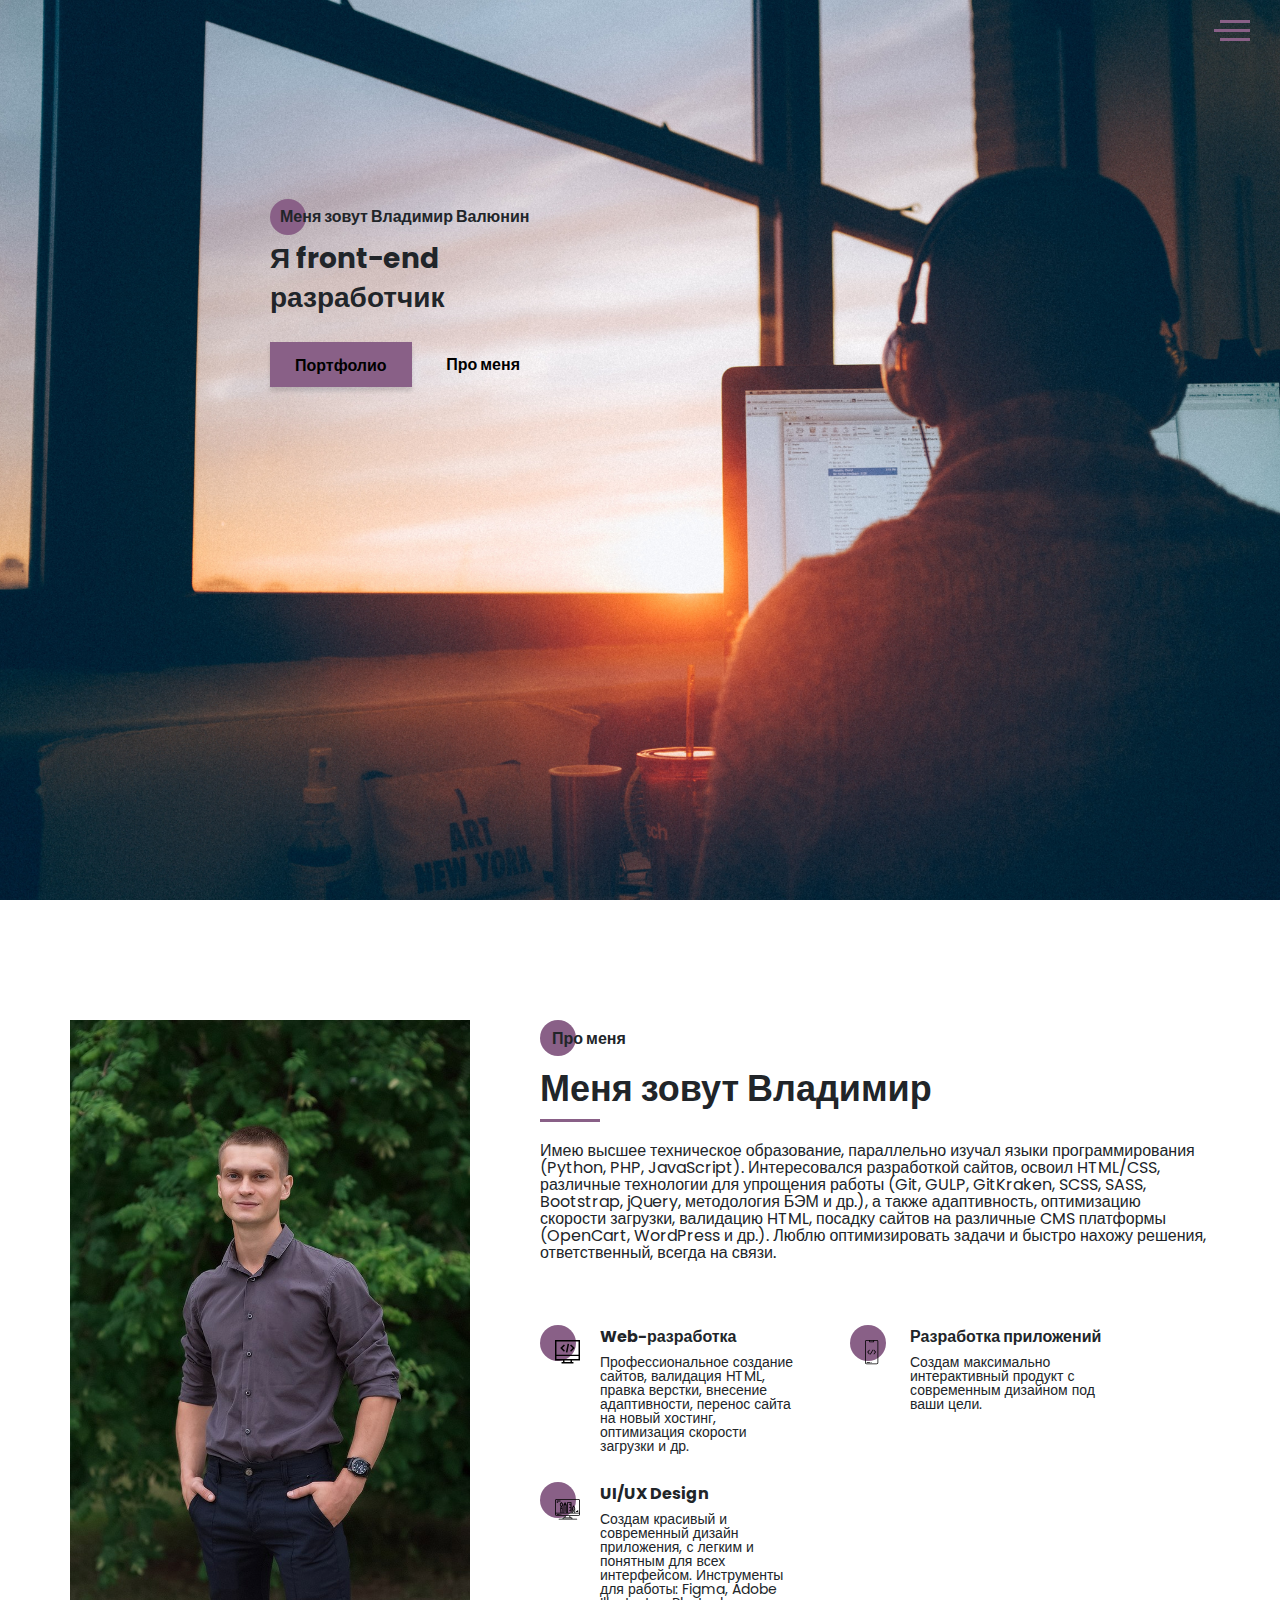
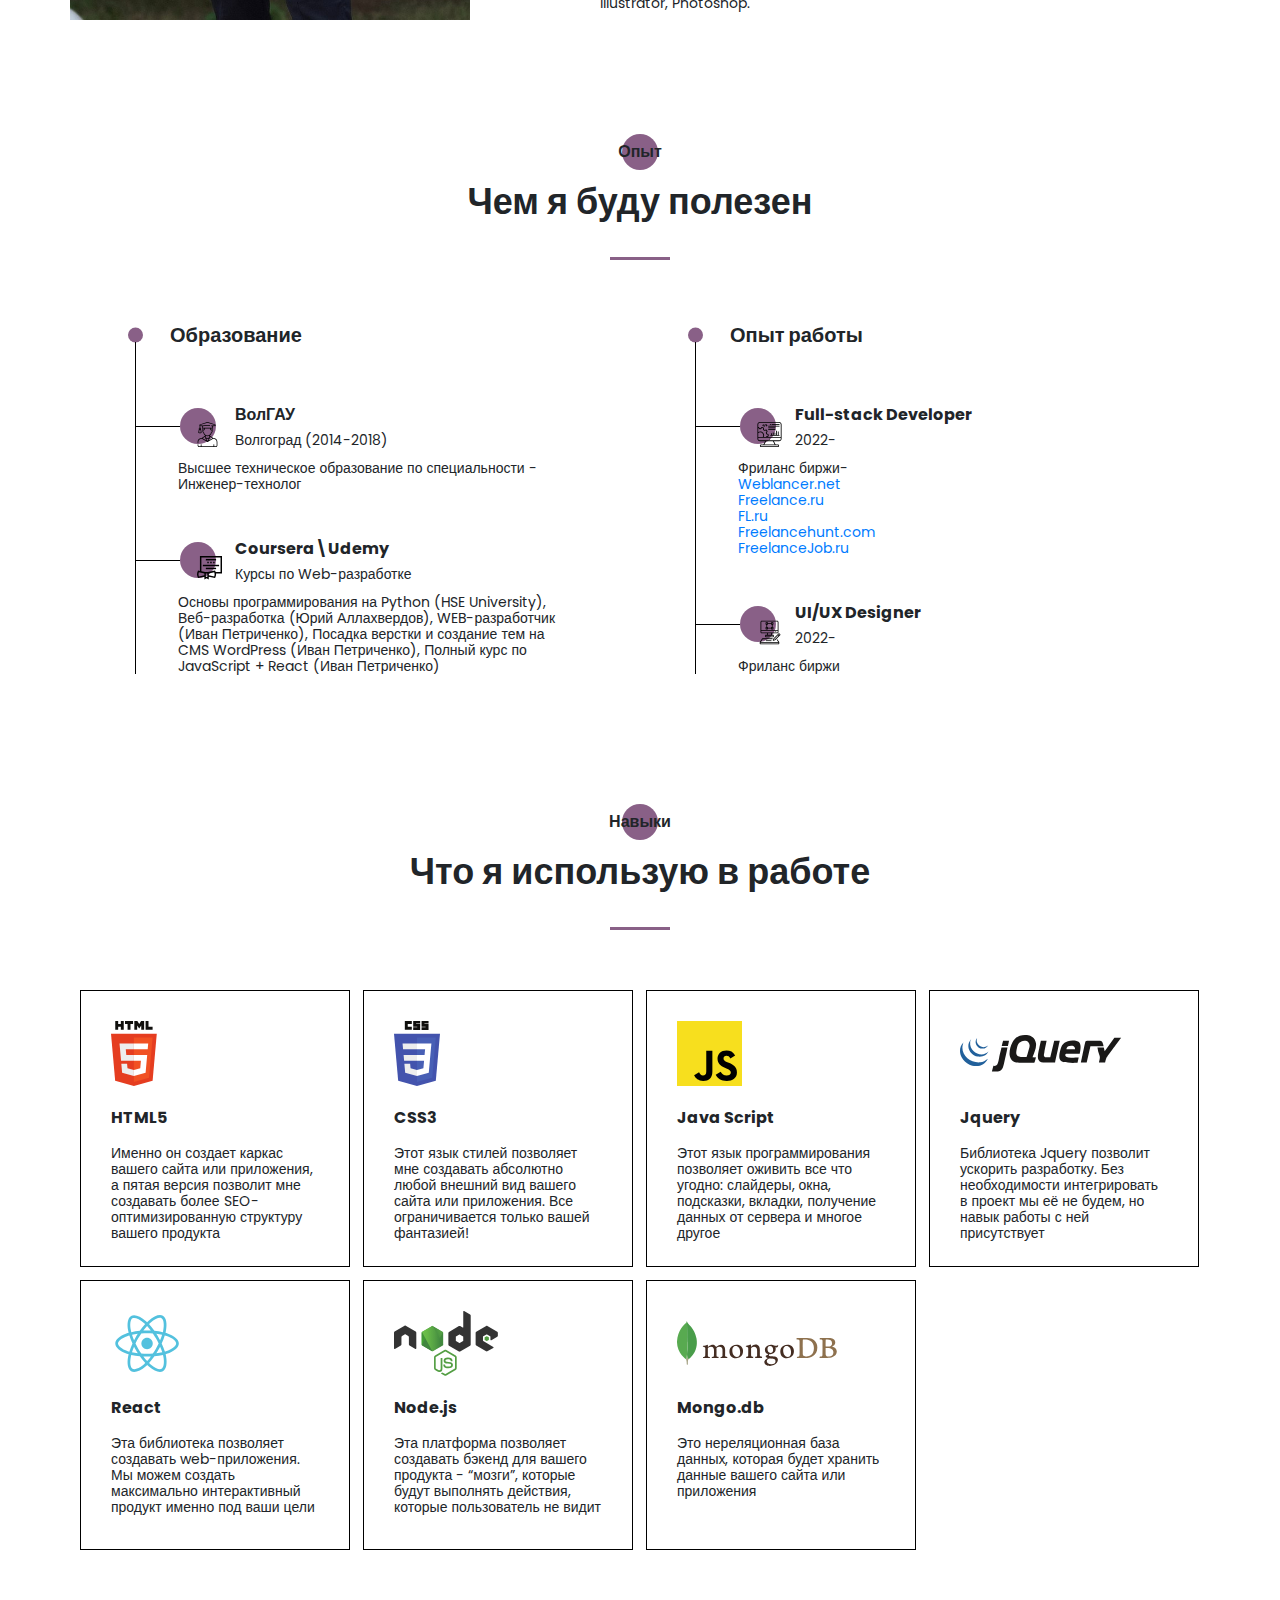
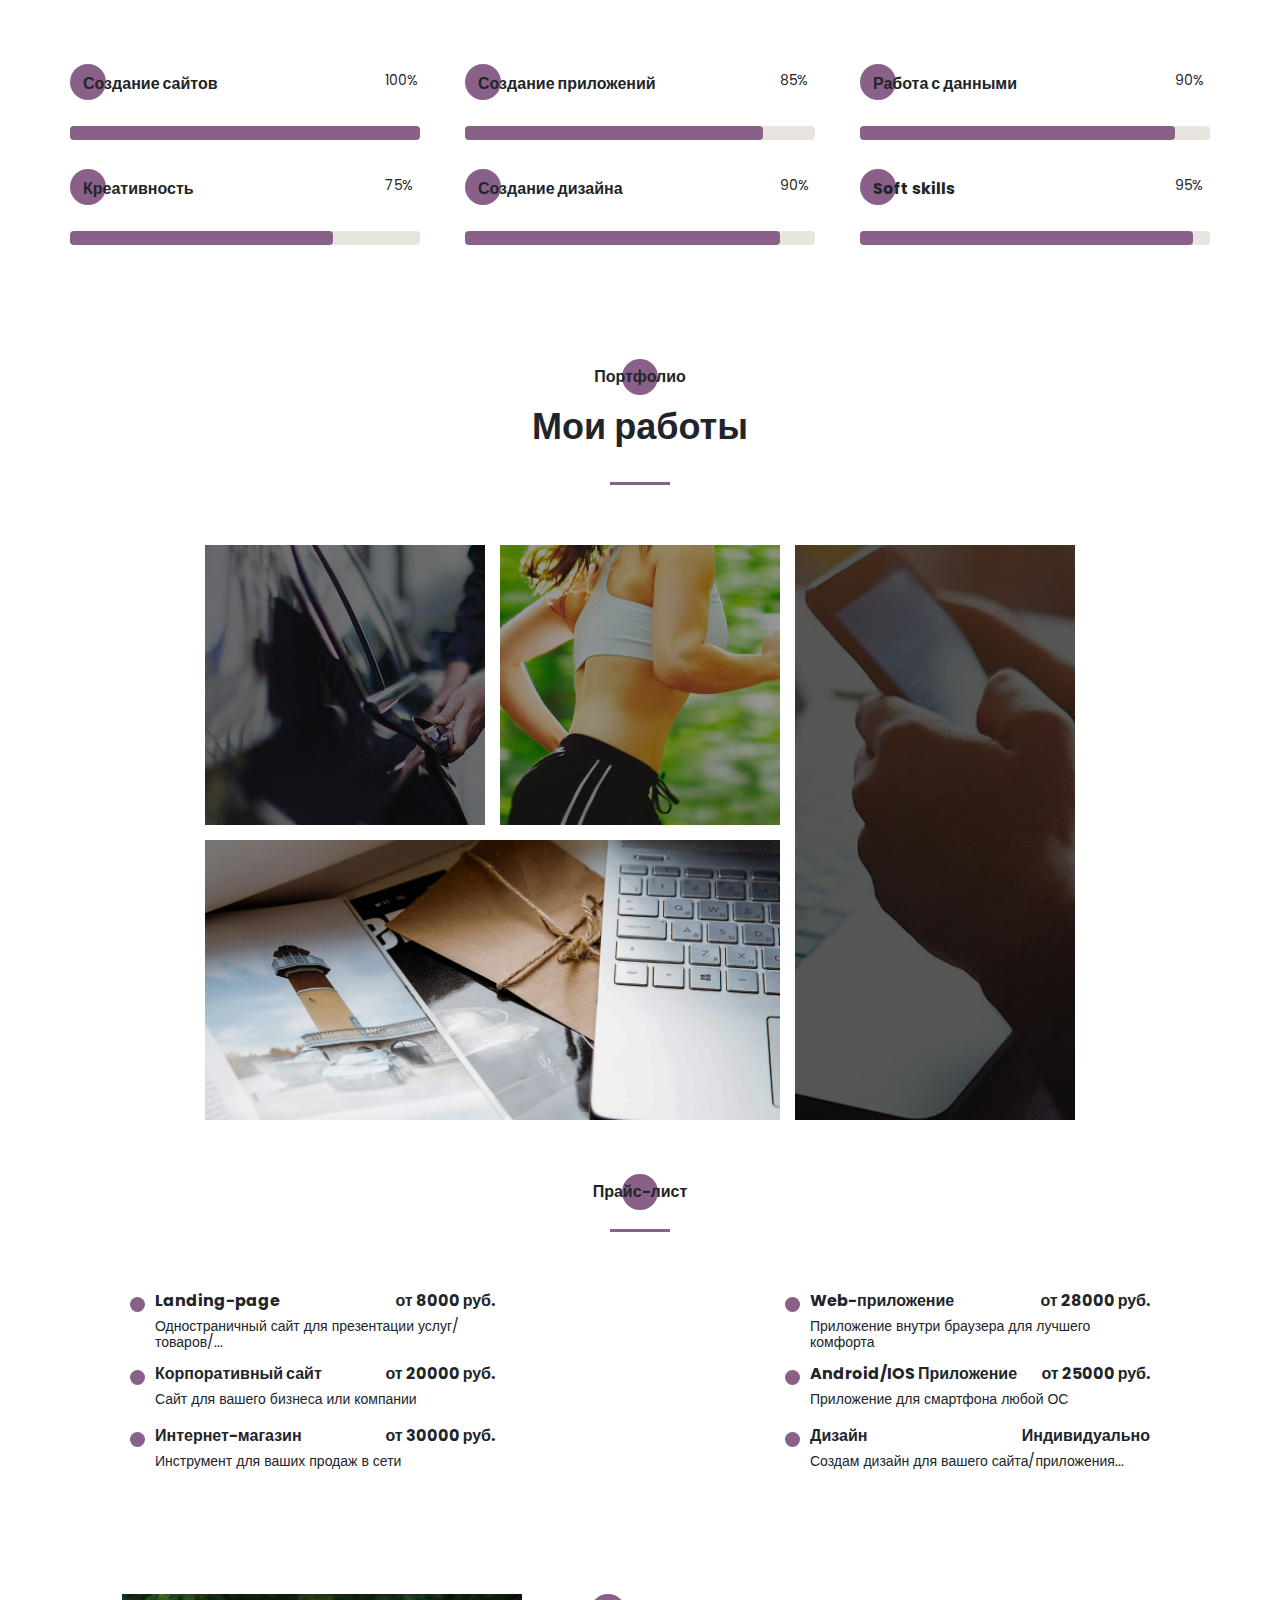
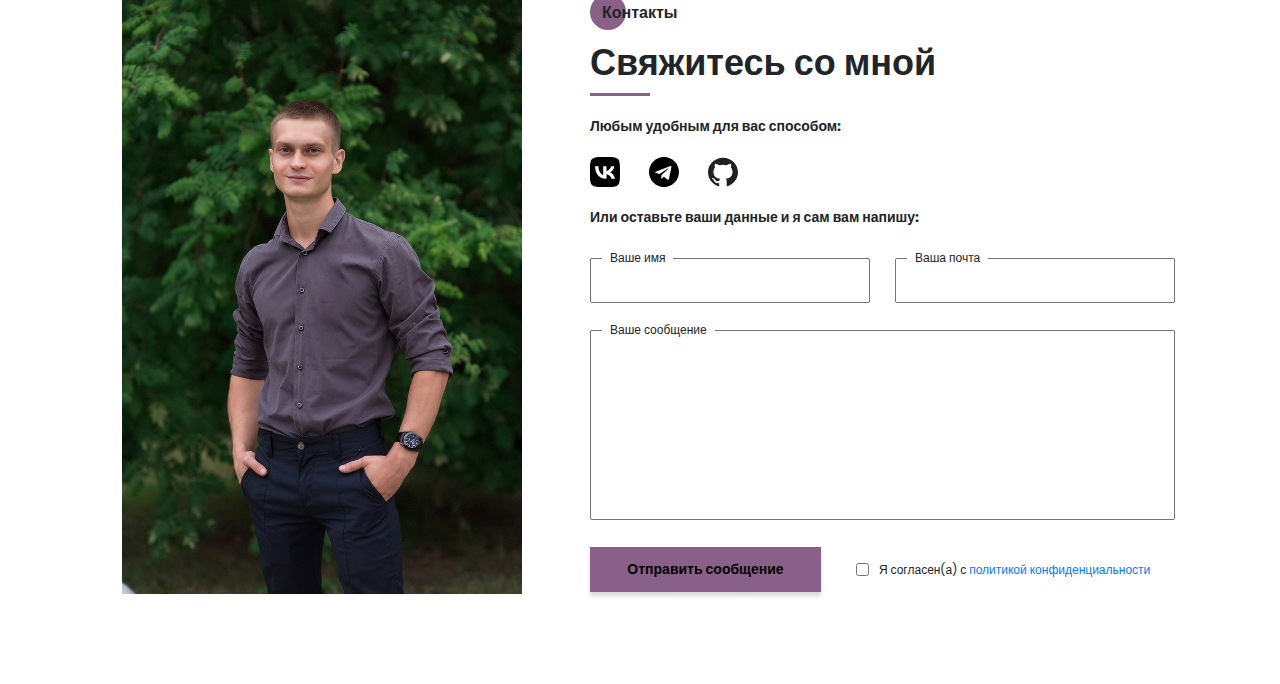
<file: index.html>
<!DOCTYPE html><html lang="ru"><head><meta charset="UTF-8"><meta name="viewport" content="width=device-width,initial-scale=1"><meta http-equiv="X-UA-Compatible" content="ie=edge"><title>Portfolio</title><meta name="title" content="Мое портфолио"><meta name="description" content="Здесь вы сможете ознакомиться с моими работами и узнать больше обо мне"><!-- Favicon  --><link rel="apple-touch-icon" sizes="57x57" href="icons/favicon/apple-icon-57x57.png"><link rel="apple-touch-icon" sizes="60x60" href="icons/favicon/apple-icon-60x60.png"><link rel="apple-touch-icon" sizes="72x72" href="icons/favicon/apple-icon-72x72.png"><link rel="apple-touch-icon" sizes="76x76" href="icons/favicon/apple-icon-76x76.png"><link rel="apple-touch-icon" sizes="114x114" href="icons/favicon/apple-icon-114x114.png"><link rel="apple-touch-icon" sizes="120x120" href="icons/favicon/apple-icon-120x120.png"><link rel="apple-touch-icon" sizes="144x144" href="icons/favicon/apple-icon-144x144.png"><link rel="apple-touch-icon" sizes="152x152" href="icons/favicon/apple-icon-152x152.png"><link rel="apple-touch-icon" sizes="180x180" href="icons/favicon/apple-icon-180x180.png"><link rel="icon" type="image/png" sizes="192x192" href="icons/favicon/android-icon-192x192.png"><link rel="icon" type="image/png" sizes="32x32" href="icons/favicon/favicon-32x32.png"><link rel="icon" type="image/png" sizes="96x96" href="icons/favicon/favicon-96x96.png"><link rel="icon" type="image/png" sizes="16x16" href="icons/favicon/favicon-16x16.png"><link rel="manifest" href="icons/favicon/manifest.json"><meta name="msapplication-TileColor" content="#ffffff"><meta name="msapplication-TileImage" content="icons/favicon/ms-icon-144x144.png"><meta name="theme-color" content="#ffffff"><link rel="stylesheet" href="css/style.min.css"></head><body><aside class="sidepanel"><a href="https://vk.com/vladimirvladimirovich34" class="sidepanel__link"><svg fill="#000000" xmlns="http://www.w3.org/2000/svg" viewBox="0 0 50 50" width="25px" height="25px"><path d="M41,4H9C6.24,4,4,6.24,4,9v32c0,2.76,2.24,5,5,5h32c2.76,0,5-2.24,5-5V9C46,6.24,43.76,4,41,4z M37.72,33l-3.73-0.01c0,0-0.08,0.01-0.21,0.01c-0.3,0-0.92-0.08-1.65-0.58c-1.31-0.91-2.56-3.17-3.55-3.17c-0.07,0-0.13,0.01-0.19,0.03c-0.86,0.27-1.12,1.13-1.12,2.18c0,0.37-0.26,0.54-0.96,0.54h-1.93c-2.16,0-4.25-0.05-6.6-2.62c-3.46-3.79-6.7-10.53-6.7-10.53s-0.18-0.39,0.01-0.62c0.18-0.21,0.6-0.23,0.76-0.23c0.04,0,0.06,0,0.06,0h4c0,0,0.37,0.07,0.64,0.27c0.23,0.17,0.35,0.48,0.35,0.48s0.68,1.32,1.53,2.81c1.43,2.46,2.2,3.28,2.75,3.28c0.09,0,0.18-0.02,0.27-0.07c0.82-0.45,0.58-4.09,0.58-4.09s0.01-1.32-0.42-1.9c-0.33-0.46-0.96-0.59-1.24-0.63c-0.22-0.03,0.14-0.55,0.62-0.79c0.62-0.3,1.65-0.36,2.89-0.36h0.6c1.17,0.02,1.2,0.14,1.66,0.25c1.38,0.33,0.91,1.62,0.91,4.71c0,0.99-0.18,2.38,0.53,2.85c0.05,0.03,0.12,0.05,0.21,0.05c0.46,0,1.45-0.59,3.03-3.26c0.88-1.52,1.56-3.03,1.56-3.03s0.15-0.27,0.38-0.41c0.22-0.13,0.22-0.13,0.51-0.13h0.03c0.32,0,3.5-0.03,4.2-0.03h0.08c0.67,0,1.28,0.01,1.39,0.42c0.16,0.62-0.49,1.73-2.2,4.03c-2.82,3.77-3.14,3.49-0.8,5.67c2.24,2.08,2.7,3.09,2.78,3.22C39.68,32.88,37.72,33,37.72,33z"/></svg> </a><a href="https://t.me/DexterForward" class="sidepanel__link"><svg width="21" height="21" viewBox="0 0 30 30" fill="none" xmlns="http://www.w3.org/2000/svg"><path d="M15 30C23.2863 30 30 23.2863 30 15C30 6.71375 23.2863 0 15 0C6.71375 0 0 6.71375 0 15C0 23.2863 6.71375 30 15 30ZM6.86375 14.675L21.3263 9.09875C21.9975 8.85625 22.5837 9.2625 22.3662 10.2775L22.3675 10.2762L19.905 21.8775C19.7225 22.7 19.2337 22.9 18.55 22.5125L14.8 19.7487L12.9912 21.4913C12.7912 21.6913 12.6225 21.86 12.235 21.86L12.5013 18.0438L19.4513 11.765C19.7537 11.4987 19.3837 11.3488 18.985 11.6138L10.3963 17.0212L6.69375 15.8663C5.89 15.6112 5.8725 15.0625 6.86375 14.675Z" fill="black"/></svg> </a><a href="https://github.com/DexterForward" class="sidepanel__link"><svg width="21" height="21" viewBox="0 0 20 19" fill="none" xmlns="http://www.w3.org/2000/svg"><path d="M10 0C4.475 0 0 4.36167 0 9.74107C0 14.0457 2.865 17.6962 6.8375 18.9832C7.3375 19.0749 7.52083 18.7734 7.52083 18.5148C7.52083 18.2835 7.5125 17.6706 7.50833 16.8585C4.72667 17.4459 4.14 15.5517 4.14 15.5517C3.685 14.4274 3.0275 14.1267 3.0275 14.1267C2.12167 13.5228 3.0975 13.5352 3.0975 13.5352C4.10167 13.603 4.62917 14.5389 4.62917 14.5389C5.52083 16.0283 6.97 15.5979 7.54167 15.3493C7.63167 14.719 7.88917 14.2903 8.175 14.0466C5.95417 13.8029 3.62 12.9652 3.62 9.23304C3.62 8.16988 4.0075 7.30085 4.64917 6.61934C4.53667 6.37317 4.19917 5.3827 4.73667 4.04116C4.73667 4.04116 5.57417 3.78012 7.48667 5.03988C8.28667 4.82345 9.13667 4.71606 9.98667 4.7111C10.8367 4.71606 11.6867 4.82345 12.4867 5.03988C14.3867 3.78012 15.2242 4.04116 15.2242 4.04116C15.7617 5.3827 15.4242 6.37317 15.3242 6.61934C15.9617 7.30085 16.3492 8.16988 16.3492 9.23304C16.3492 12.9752 14.0117 13.7987 11.7867 14.0383C12.1367 14.3307 12.4617 14.928 12.4617 15.8408C12.4617 17.1444 12.4492 18.1918 12.4492 18.5082C12.4492 18.7635 12.6242 19.0683 13.1367 18.9708C17.1375 17.692 20 14.0391 20 9.74107C20 4.36167 15.5225 0 10 0Z" fill="#212121"/></svg></a><div class="sidepanel__divider"></div><div class="sidepanel__text"><span>Социальные сети</span></div></aside><div class="menu"><div class="menu__block"><div class="menu__close"><svg width="29" height="30" viewBox="0 0 29 30" fill="none" xmlns="http://www.w3.org/2000/svg"><path d="M17.1568 14.5231L28.4489 3.23075C29.1837 2.49623 29.1837 1.30861 28.4489 0.574085C27.7144 -0.160437 26.5267 -0.160437 25.7922 0.574085L14.4998 11.8665L3.20781 0.574085C2.47295 -0.160437 1.28567 -0.160437 0.551149 0.574085C-0.183716 1.30861 -0.183716 2.49623 0.551149 3.23075L11.8432 14.5231L0.551149 25.8155C-0.183716 26.55 -0.183716 27.7376 0.551149 28.4721C0.917206 28.8385 1.39852 29.0226 1.87948 29.0226C2.36045 29.0226 2.84141 28.8385 3.20781 28.4721L14.4998 17.1798L25.7922 28.4721C26.1586 28.8385 26.6396 29.0226 27.1205 29.0226C27.6015 29.0226 28.0825 28.8385 28.4489 28.4721C29.1837 27.7376 29.1837 26.55 28.4489 25.8155L17.1568 14.5231Z" fill="black"/></svg></div><nav><ul class="menu__list"><li class="menu__link"><a href="#about">ПРО МЕНЯ</a></li><li class="menu__link"><a href="#resume">МОЙ ОПЫТ</a></li><li class="menu__link"><a href="#skills">МОИ НАВЫКИ</a></li><li class="menu__link"><a href="#portfolio">МОИ РАБОТЫ</a></li><li class="menu__link"><a href="#price">ПРАЙС-ЛИСТ</a></li><li class="menu__link"><a href="#contacts">КОНТАКТЫ</a></li></ul></nav><div class="menu__social"><a href="https://github.com/DexterForward"><svg width="21" height="21" viewBox="0 0 20 19" fill="none" xmlns="http://www.w3.org/2000/svg"><path d="M10 0C4.475 0 0 4.36167 0 9.74107C0 14.0457 2.865 17.6962 6.8375 18.9832C7.3375 19.0749 7.52083 18.7734 7.52083 18.5148C7.52083 18.2835 7.5125 17.6706 7.50833 16.8585C4.72667 17.4459 4.14 15.5517 4.14 15.5517C3.685 14.4274 3.0275 14.1267 3.0275 14.1267C2.12167 13.5228 3.0975 13.5352 3.0975 13.5352C4.10167 13.603 4.62917 14.5389 4.62917 14.5389C5.52083 16.0283 6.97 15.5979 7.54167 15.3493C7.63167 14.719 7.88917 14.2903 8.175 14.0466C5.95417 13.8029 3.62 12.9652 3.62 9.23304C3.62 8.16988 4.0075 7.30085 4.64917 6.61934C4.53667 6.37317 4.19917 5.3827 4.73667 4.04116C4.73667 4.04116 5.57417 3.78012 7.48667 5.03988C8.28667 4.82345 9.13667 4.71606 9.98667 4.7111C10.8367 4.71606 11.6867 4.82345 12.4867 5.03988C14.3867 3.78012 15.2242 4.04116 15.2242 4.04116C15.7617 5.3827 15.4242 6.37317 15.3242 6.61934C15.9617 7.30085 16.3492 8.16988 16.3492 9.23304C16.3492 12.9752 14.0117 13.7987 11.7867 14.0383C12.1367 14.3307 12.4617 14.928 12.4617 15.8408C12.4617 17.1444 12.4492 18.1918 12.4492 18.5082C12.4492 18.7635 12.6242 19.0683 13.1367 18.9708C17.1375 17.692 20 14.0391 20 9.74107C20 4.36167 15.5225 0 10 0Z" fill="#212121"/></svg> </a><a href="https://t.me/DexterForward"><svg width="21" height="21" viewBox="0 0 30 30" fill="none" xmlns="http://www.w3.org/2000/svg"><path d="M15 30C23.2863 30 30 23.2863 30 15C30 6.71375 23.2863 0 15 0C6.71375 0 0 6.71375 0 15C0 23.2863 6.71375 30 15 30ZM6.86375 14.675L21.3263 9.09875C21.9975 8.85625 22.5837 9.2625 22.3662 10.2775L22.3675 10.2762L19.905 21.8775C19.7225 22.7 19.2337 22.9 18.55 22.5125L14.8 19.7487L12.9912 21.4913C12.7912 21.6913 12.6225 21.86 12.235 21.86L12.5013 18.0438L19.4513 11.765C19.7537 11.4987 19.3837 11.3488 18.985 11.6138L10.3963 17.0212L6.69375 15.8663C5.89 15.6112 5.8725 15.0625 6.86375 14.675Z" fill="black"/></svg> </a><a href="https://vk.com/vladimirvladimirovich34"><svg fill="#000000" xmlns="http://www.w3.org/2000/svg" viewBox="0 0 50 50" width="25px" height="25px"><path d="M41,4H9C6.24,4,4,6.24,4,9v32c0,2.76,2.24,5,5,5h32c2.76,0,5-2.24,5-5V9C46,6.24,43.76,4,41,4z M37.72,33l-3.73-0.01c0,0-0.08,0.01-0.21,0.01c-0.3,0-0.92-0.08-1.65-0.58c-1.31-0.91-2.56-3.17-3.55-3.17c-0.07,0-0.13,0.01-0.19,0.03c-0.86,0.27-1.12,1.13-1.12,2.18c0,0.37-0.26,0.54-0.96,0.54h-1.93c-2.16,0-4.25-0.05-6.6-2.62c-3.46-3.79-6.7-10.53-6.7-10.53s-0.18-0.39,0.01-0.62c0.18-0.21,0.6-0.23,0.76-0.23c0.04,0,0.06,0,0.06,0h4c0,0,0.37,0.07,0.64,0.27c0.23,0.17,0.35,0.48,0.35,0.48s0.68,1.32,1.53,2.81c1.43,2.46,2.2,3.28,2.75,3.28c0.09,0,0.18-0.02,0.27-0.07c0.82-0.45,0.58-4.09,0.58-4.09s0.01-1.32-0.42-1.9c-0.33-0.46-0.96-0.59-1.24-0.63c-0.22-0.03,0.14-0.55,0.62-0.79c0.62-0.3,1.65-0.36,2.89-0.36h0.6c1.17,0.02,1.2,0.14,1.66,0.25c1.38,0.33,0.91,1.62,0.91,4.71c0,0.99-0.18,2.38,0.53,2.85c0.05,0.03,0.12,0.05,0.21,0.05c0.46,0,1.45-0.59,3.03-3.26c0.88-1.52,1.56-3.03,1.56-3.03s0.15-0.27,0.38-0.41c0.22-0.13,0.22-0.13,0.51-0.13h0.03c0.32,0,3.5-0.03,4.2-0.03h0.08c0.67,0,1.28,0.01,1.39,0.42c0.16,0.62-0.49,1.73-2.2,4.03c-2.82,3.77-3.14,3.49-0.8,5.67c2.24,2.08,2.7,3.09,2.78,3.22C39.68,32.88,37.72,33,37.72,33z"/></svg></a></div></div><div class="menu__overlay"></div></div><section class="promo"><div class="hamburger"><span></span> <span class="long"></span> <span></span></div><div class="container"><div class="promo__wrapper-title"><div class="title title_fz16 promo__subtitle">Меня зовут Владимир <span>Валюнин</span></div><h1 class="title title_fz48 promo__title">Я front-end разработчик</h1><div class="promo__btns"><a href="#portfolio" class="promo__link btn">Портфолио</a> <a href="#about" class="promo__link about-me">Про меня</a></div></div></div></section><section id="about" class="about"><div class="container"><div class="about__wrapper"><div class="about__photo"><img src="img/photo.jpg" alt="photo"></div><div class="about__descr"><h2 class="title title_fz16 about__title">Про меня</h2><div class="title title_fz36 about__subtitle">Меня зовут Владимир</div><div class="divider"></div><p class="about__text">Имею высшее техническое образование, параллельно изучал языки программирования (Python, PHP, JavaScript). Интересовался разработкой сайтов, освоил HTML/CSS, различные технологии для упрощения работы (Git, GULP, GitKraken, SCSS, SASS, Bootstrap, jQuery, методология БЭМ и др.), а также адаптивность, оптимизацию скорости загрузки, валидацию HTML, посадку сайтов на различные CMS платформы (OpenCart, WordPress и др.). Люблю оптимизировать задачи и быстро нахожу решения, ответственный, всегда на связи.</p></div><div class="about__skills"><div class="about__skills-item"><div class="about__skills-circle"><img src="icons/about_me/web_development.svg" alt="web-dev"></div><div><div class="title title_fz16">Web-разработка</div><p class="about__skills-text">Профессиональное создание сайтов, валидация HTML, правка верстки, внесение адаптивности, перенос сайта на новый хостинг, оптимизация скорости загрузки и др.</p></div></div><div class="about__skills-item"><div class="about__skills-circle"><img src="icons/about_me/mobile_dev.svg" alt="mobile-dev"></div><div><div class="title title_fz16">Разработка приложений</div><p class="about__skills-text">Создам максимально интерактивный продукт с современным дизайном под ваши цели.</p></div></div><div class="about__skills-item"><div class="about__skills-circle"><img src="icons/about_me/design.svg" alt="design"></div><div><div class="title title_fz16">UI/UX Design</div><p class="about__skills-text">Создам красивый и современный дизайн приложения, с легким и понятным для всех интерфейсом. Инструменты для работы: Figma, Adobe Illustrator, Photoshop.</p></div></div></div></div></div></section><section id="resume" class="resume"><div class="container"><h2 class="title title_fz16 title__section-title">Опыт</h2><div class="title title_fz36 title__section-subtitle">Чем я буду полезен</div><div class="divider"></div><div class="resume__wrapper"><div class="resume__column"><h3 class="title title_fz20 resume__column-title">Образование</h3><ul><li><div class="resume__item"><div class="resume__item-head"><div class="resume__item-icon"><img src="icons/experience/university.svg" alt="university"></div><h4 class="title title_fz16">ВолГАУ</h4><div class="resume__item-location">Волгоград (2014-2018)</div></div><p class="resume__item-body">Высшее техническое образование по специальности -<br>Инженер-технолог</p></div></li><li><div class="resume__item"><div class="resume__item-head"><div class="resume__item-icon"><img src="icons/experience/courses.svg" alt="courses"></div><h4 class="title title_fz16">Coursera\Udemy</h4><div class="resume__item-location">Курсы по Web-разработке</div></div><p class="resume__item-body">Основы программирования на Python (HSE University), Веб-разработка (Юрий Аллахвердов), WEB-разработчик (Иван Петриченко), Посадка верстки и создание тем на CMS WordPress (Иван Петриченко), Полный курс по JavaScript + React (Иван Петриченко)</p></div></li></ul></div><div class="resume__column"><h3 class="title title_fz20 resume__column-title">Опыт работы</h3><ul><li><div class="resume__item"><div class="resume__item-head"><div class="resume__item-icon"><img src="icons/experience/developer.svg" alt="developer"></div><h4 class="title title_fz16">Full-stack Developer</h4><div class="resume__item-location">2022-</div></div><p class="resume__item-body">Фриланс биржи-<br><a href="https://www.weblancer.net/">Weblancer.net</a><br><a href="https://freelance.ru/">Freelance.ru</a><br><a href="https://www.fl.ru/">FL.ru</a><br><a href="https://freelancehunt.com/">Freelancehunt.com</a><br><a href="https://www.freelancejob.ru/">FreelanceJob.ru</a></p></div></li><li><div class="resume__item"><div class="resume__item-head"><div class="resume__item-icon"><img src="icons/experience/designer.svg" alt="designer"></div><h4 class="title title_fz16">UI/UX Designer</h4><div class="resume__item-location">2022-</div></div><p class="resume__item-body">Фриланс биржи</p></div></li></ul></div></div></div></section><section id="skills" class="skills"><div class="container"><h2 class="title title_fz16 title__section-title">Навыки</h2><div class="title title_fz36 title__section-subtitle">Что я использую в работе</div><div class="divider"></div><div class="skills__items"><div class="skills__item"><div class="skills__item-img"><img src="icons/skills/html5.svg" alt="html5"></div><h3 class="title title_fz16">HTML5</h3><p>Именно он создает каркас вашего сайта или приложения, а пятая версия позволит мне создавать более SEO-оптимизированную структуру вашего продукта</p></div><div class="skills__item"><div class="skills__item-img"><img src="icons/skills/css3.svg" alt="css3"></div><h3 class="title title_fz16">CSS3</h3><p>Этот язык стилей позволяет мне создавать абсолютно любой внешний вид вашего сайта или приложения. Все ограничивается только вашей фантазией!</p></div><div class="skills__item"><div class="skills__item-img"><img src="icons/skills/js.svg" alt="java script"></div><h3 class="title title_fz16">Java Script</h3><p>Этот язык программирования позволяет оживить все что угодно: слайдеры, окна, подсказки, вкладки, получение данных от сервера и многое другое</p></div><div class="skills__item"><div class="skills__item-img"><img src="icons/skills/jquery.svg" alt="Jquery"></div><h3 class="title title_fz16">Jquery</h3><p>Библиотека Jquery позволит ускорить разработку. Без необходимости интегрировать в проект мы её не будем, но навык работы с ней присутствует</p></div><div class="skills__item"><div class="skills__item-img"><img src="icons/skills/react.svg" alt="React"></div><h3 class="title title_fz16">React</h3><p>Эта библиотека позволяет создавать web-приложения. Мы можем создать максимально интерактивный продукт именно под ваши цели</p></div><div class="skills__item"><div class="skills__item-img"><img src="icons/skills/node.js.svg" alt="Node.js"></div><h3 class="title title_fz16">Node.js</h3><p>Эта платформа позволяет создавать бэкенд для вашего продукта - “мозги”, которые будут выполнять действия, которые пользователь не видит</p></div><div class="skills__item"><div class="skills__item-img"><img src="icons/skills/mongo.db.svg" alt="Mongo.db"></div><h3 class="title title_fz16">Mongo.db</h3><p>Это нереляционная база данных, которая будет хранить данные вашего сайта или приложения</p></div></div><div class="skills__ratings"><div class="skills__ratings-item"><div class="title title_fz16 skills__ratings-title">Создание сайтов</div><div class="skills__ratings-counter">100%</div><div class="skills__ratings-line"><span></span></div></div><div class="skills__ratings-item"><div class="title title_fz16 skills__ratings-title">Создание приложений</div><div class="skills__ratings-counter">85%</div><div class="skills__ratings-line"><span></span></div></div><div class="skills__ratings-item"><div class="title title_fz16 skills__ratings-title">Работа с данными</div><div class="skills__ratings-counter">90%</div><div class="skills__ratings-line"><span></span></div></div><div class="skills__ratings-item"><div class="title title_fz16 skills__ratings-title">Креативность</div><div class="skills__ratings-counter">75%</div><div class="skills__ratings-line"><span></span></div></div><div class="skills__ratings-item"><div class="title title_fz16 skills__ratings-title">Создание дизайна</div><div class="skills__ratings-counter">90%</div><div class="skills__ratings-line"><span></span></div></div><div class="skills__ratings-item"><div class="title title_fz16 skills__ratings-title">Soft skills</div><div class="skills__ratings-counter">95%</div><div class="skills__ratings-line"><span></span></div></div></div></div></section><section id="portfolio" class="portfolio"><div class="container"><h2 class="title title_fz16 title__section-title">Портфолио</h2><div class="title title_fz36 title__section-subtitle">Мои работы</div><div class="divider"></div><div class="portfolio__wrapper"><a href="/uber" class="portfolio__item"><img src="img/works/uber.jpg" alt="uber"> </a><a href="/pulse" class="portfolio__item"><img src="img/works/pulse.jpg" alt="pulse"> </a><a href="/wordpress" class="portfolio__item vertical"><img src="img/works/wordpress.jpg" alt="test"> </a><a href="/glopt" class="portfolio__item horizonal"><img src="img/works/mac.jpg" alt="test"></a></div></div></section><section id="price" class="price"><div class="container"><h2 class="title title_fz16 title__section-title">Прайс-лист</h2><div class="divider"></div><div class="price__wrapper"><div class="price__item"><div class="price__type">Landing-page</div><div class="price__count">от 8000 руб.</div><div class="price__descr">Одностраничный сайт для презентации услуг/товаров/...</div></div><div class="price__item"><div class="price__type">Web-приложение</div><div class="price__count">от 28000 руб.</div><div class="price__descr">Приложение внутри браузера для лучшего комфорта</div></div><div class="price__item"><div class="price__type">Корпоративный сайт</div><div class="price__count">от 20000 руб.</div><div class="price__descr">Сайт для вашего бизнеса или компании</div></div><div class="price__item"><div class="price__type">Android/IOS Приложение</div><div class="price__count">от 25000 руб.</div><div class="price__descr">Приложение для смартфона любой ОС</div></div><div class="price__item"><div class="price__type">Интернет-магазин</div><div class="price__count">от 30000 руб.</div><div class="price__descr">Инструмент для ваших продаж в сети</div></div><div class="price__item"><div class="price__type">Дизайн</div><div class="price__count">Индивидуально</div><div class="price__descr">Создам дизайн для вашего сайта/приложения...</div></div></div></div></section><section id="contacts" class="contacts"><div class="container"><div class="contacts__wrapper"><div class="contacts__photo"><img src="img/photo.jpg" alt="photo"></div><div class="contacts__descr"><h2 class="title title_fz16 contacts__title">Контакты</h2><div class="title title_fz36 contacts__subtitle">Свяжитесь со мной</div><div class="divider"></div><div class="title title_fz14 contacts__text">Любым удобным для вас способом:</div><div class="contacts__social"><a href="https://vk.com/vladimirvladimirovich34" class="contacts__link"><img src="icons/social/vk.svg" alt="vk"> </a><a href="https://t.me/DexterForward" class="contacts__link"><img src="icons/social/telegram.svg" alt="telegram"> </a><a href="https://github.com/DexterForward" class="contacts__link"><svg width="30" height="30" viewBox="0 0 20 19" fill="none" xmlns="http://www.w3.org/2000/svg"><path d="M10 0C4.475 0 0 4.36167 0 9.74107C0 14.0457 2.865 17.6962 6.8375 18.9832C7.3375 19.0749 7.52083 18.7734 7.52083 18.5148C7.52083 18.2835 7.5125 17.6706 7.50833 16.8585C4.72667 17.4459 4.14 15.5517 4.14 15.5517C3.685 14.4274 3.0275 14.1267 3.0275 14.1267C2.12167 13.5228 3.0975 13.5352 3.0975 13.5352C4.10167 13.603 4.62917 14.5389 4.62917 14.5389C5.52083 16.0283 6.97 15.5979 7.54167 15.3493C7.63167 14.719 7.88917 14.2903 8.175 14.0466C5.95417 13.8029 3.62 12.9652 3.62 9.23304C3.62 8.16988 4.0075 7.30085 4.64917 6.61934C4.53667 6.37317 4.19917 5.3827 4.73667 4.04116C4.73667 4.04116 5.57417 3.78012 7.48667 5.03988C8.28667 4.82345 9.13667 4.71606 9.98667 4.7111C10.8367 4.71606 11.6867 4.82345 12.4867 5.03988C14.3867 3.78012 15.2242 4.04116 15.2242 4.04116C15.7617 5.3827 15.4242 6.37317 15.3242 6.61934C15.9617 7.30085 16.3492 8.16988 16.3492 9.23304C16.3492 12.9752 14.0117 13.7987 11.7867 14.0383C12.1367 14.3307 12.4617 14.928 12.4617 15.8408C12.4617 17.1444 12.4492 18.1918 12.4492 18.5082C12.4492 18.7635 12.6242 19.0683 13.1367 18.9708C17.1375 17.692 20 14.0391 20 9.74107C20 4.36167 15.5225 0 10 0Z" fill="#212121"/></svg></a></div><div class="title title_fz14 contacts__text">Или оставьте ваши данные и я сам вам напишу:</div><form action="#" class="contacts__form"><div class="contacts__input"><input required name="name" id="name" type="text"> <label for="name">Ваше имя</label></div><div class="contacts__input"><input required name="email" id="email" type="email"> <label for="email">Ваша почта</label></div><div class="contacts__textarea"><textarea name="text" id="text"></textarea> <label for="text">Ваше сообщение</label></div><div class="contacts__triggers"><button class="contacts__btn btn">Отправить сообщение</button><div class="contacts__policy"><input required type="checkbox"> <span>Я согласен(а) с <a href="/policy.html">политикой конфиденциальности</a></span></div></div></form></div></div></div></section><script src="https://ajax.googleapis.com/ajax/libs/jquery/3.6.0/jquery.min.js"></script><script src="js/script.js"></script></body></html>
</file>
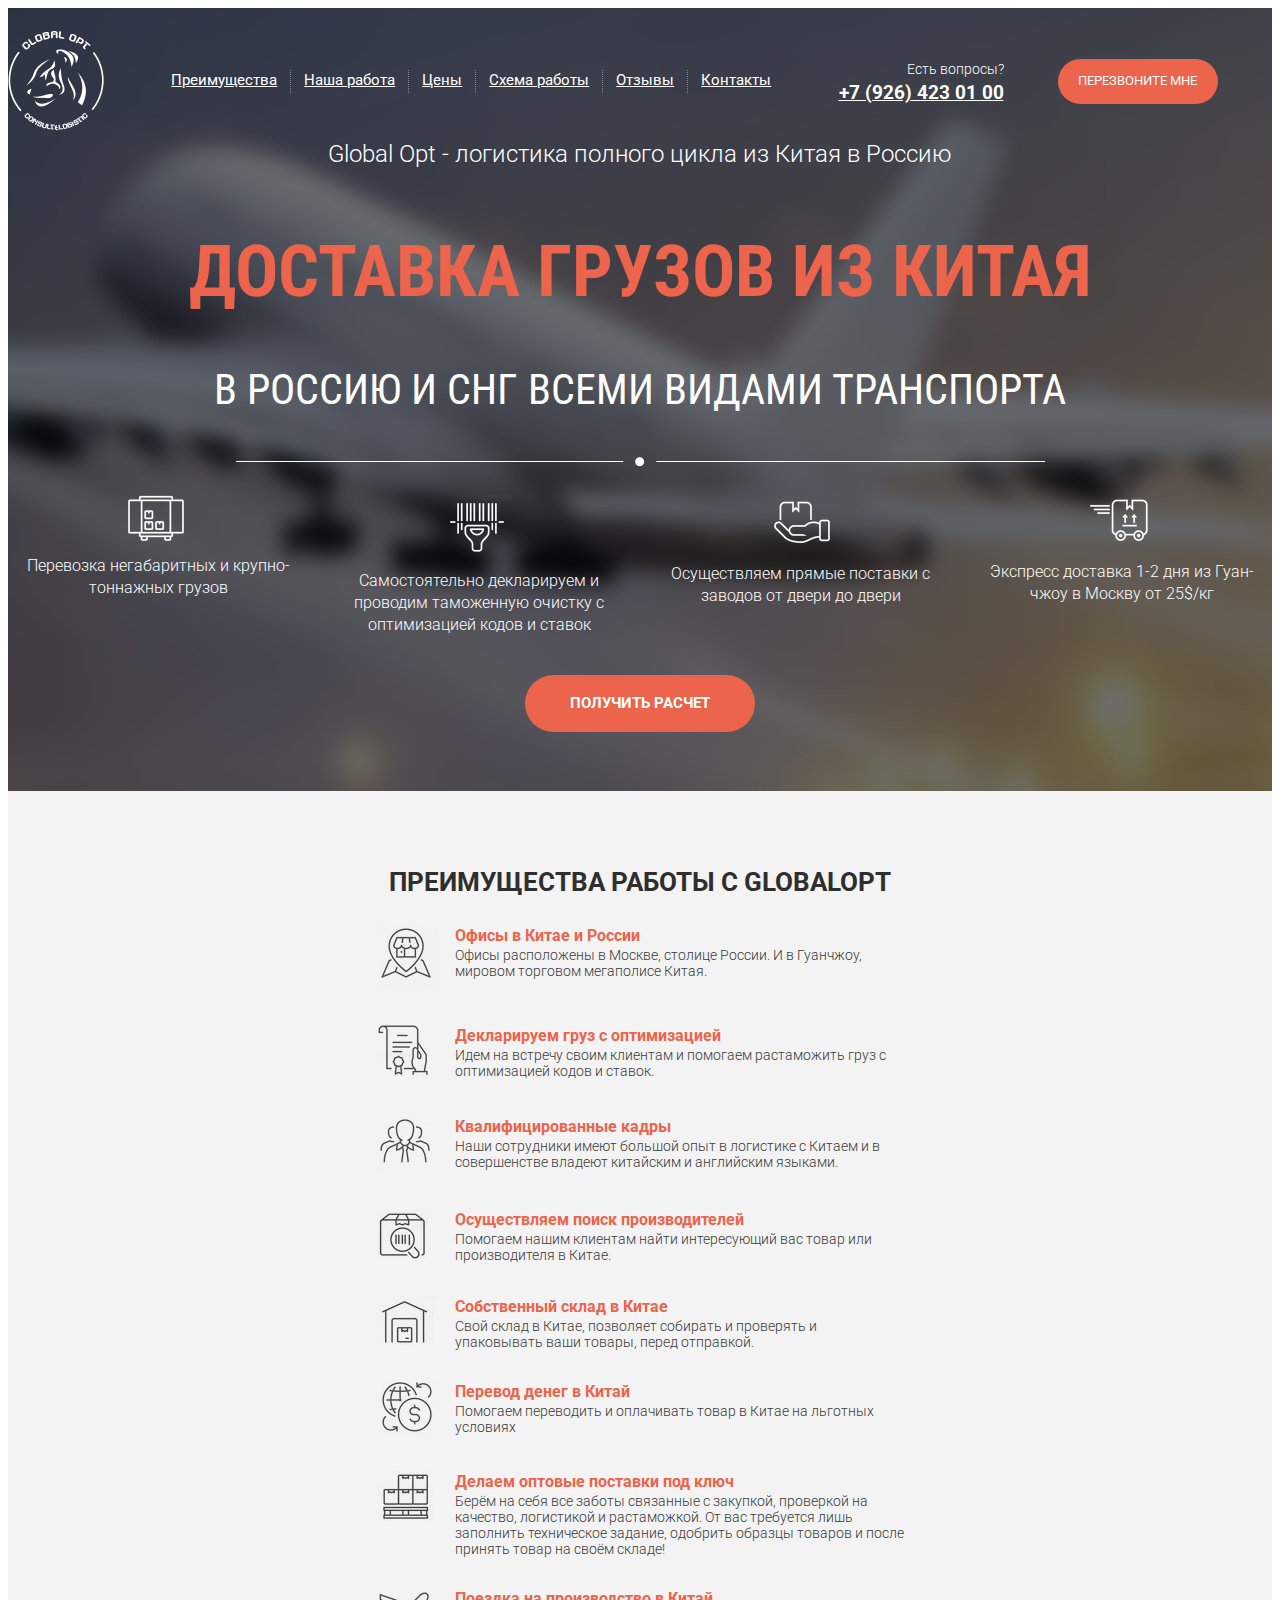
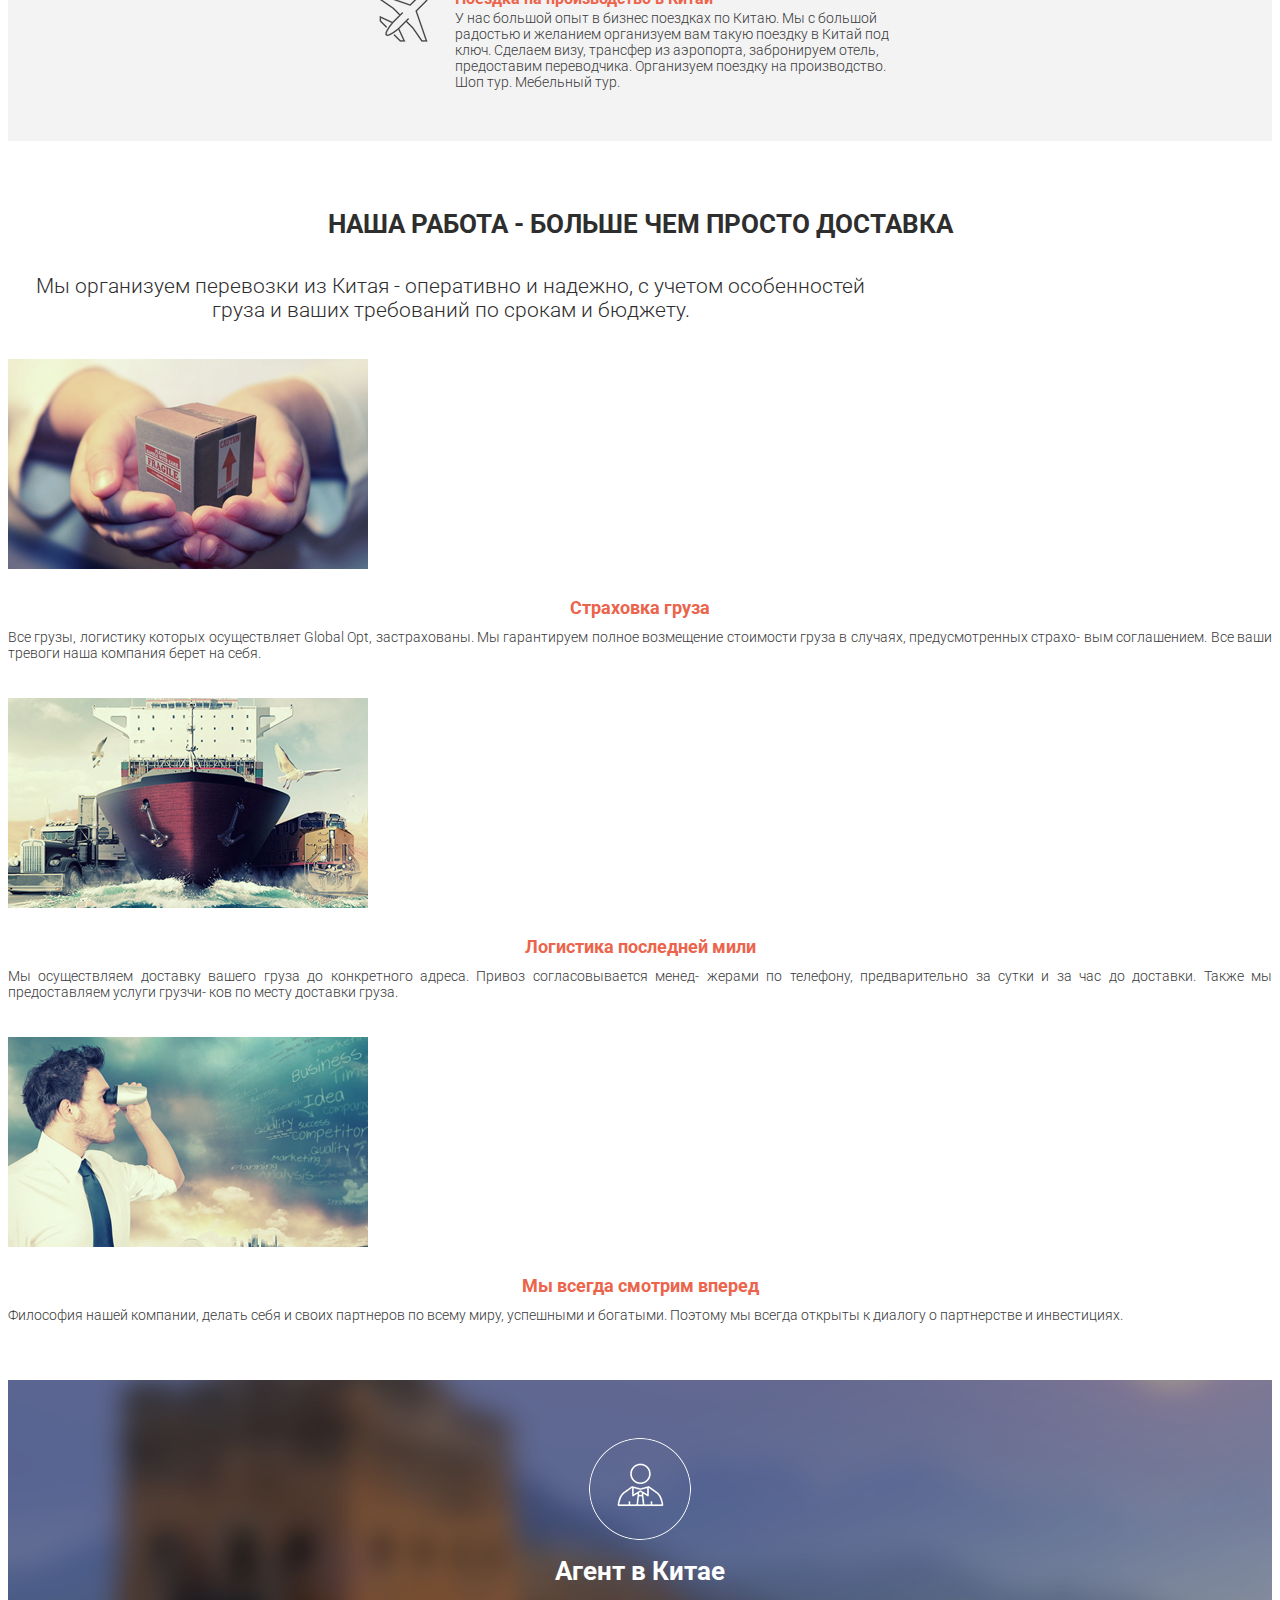
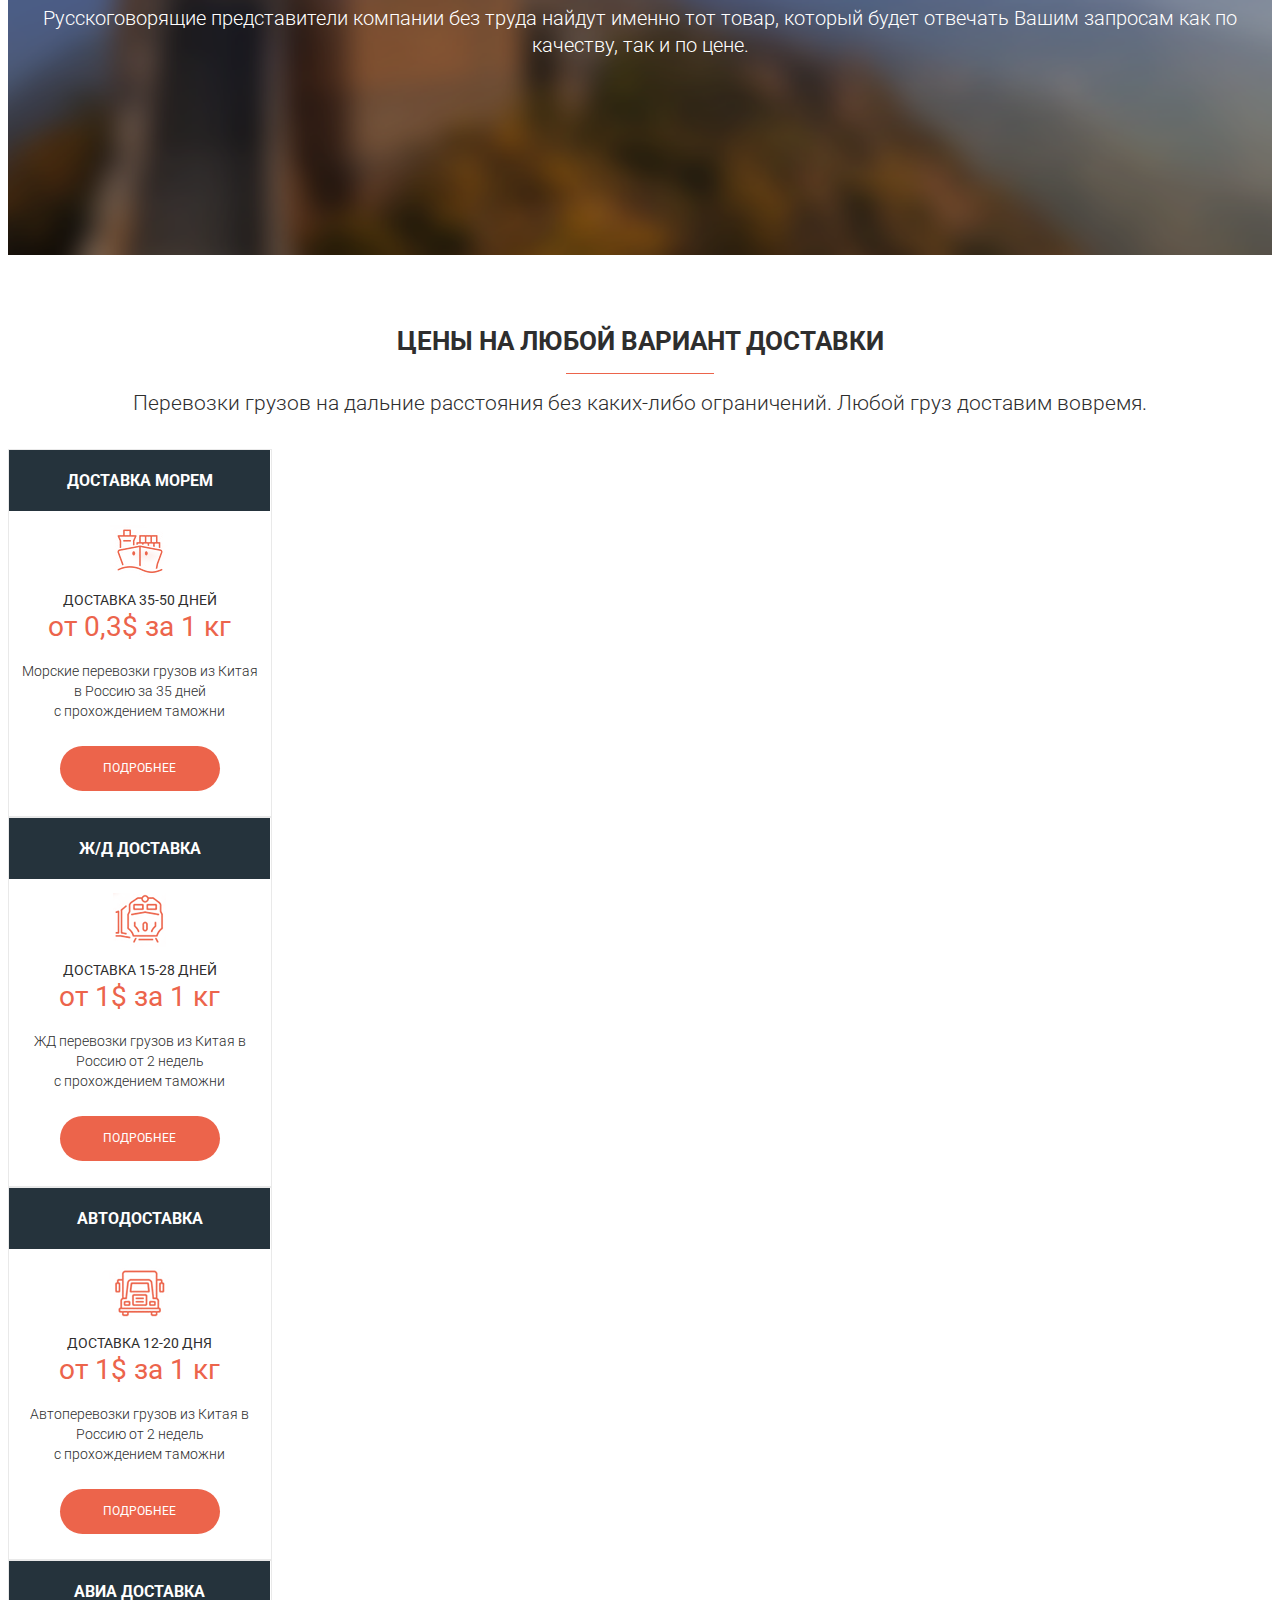
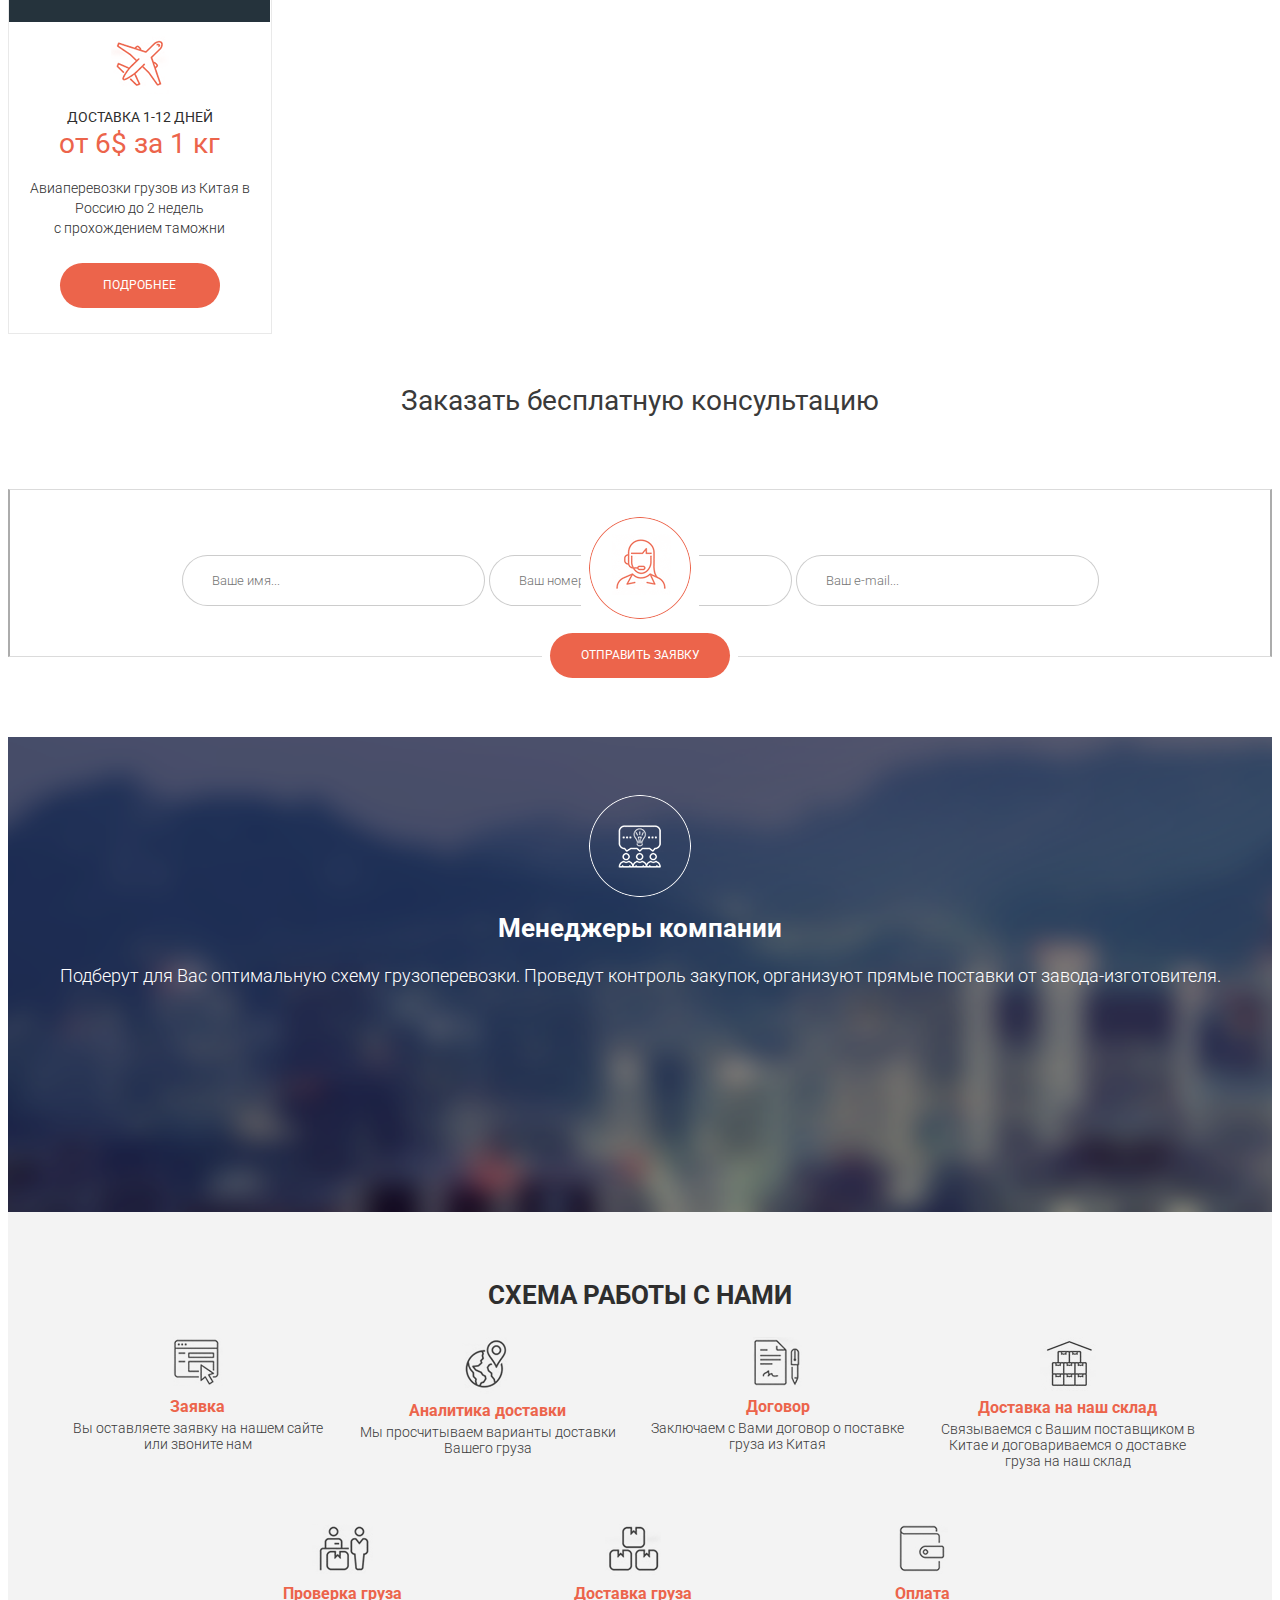
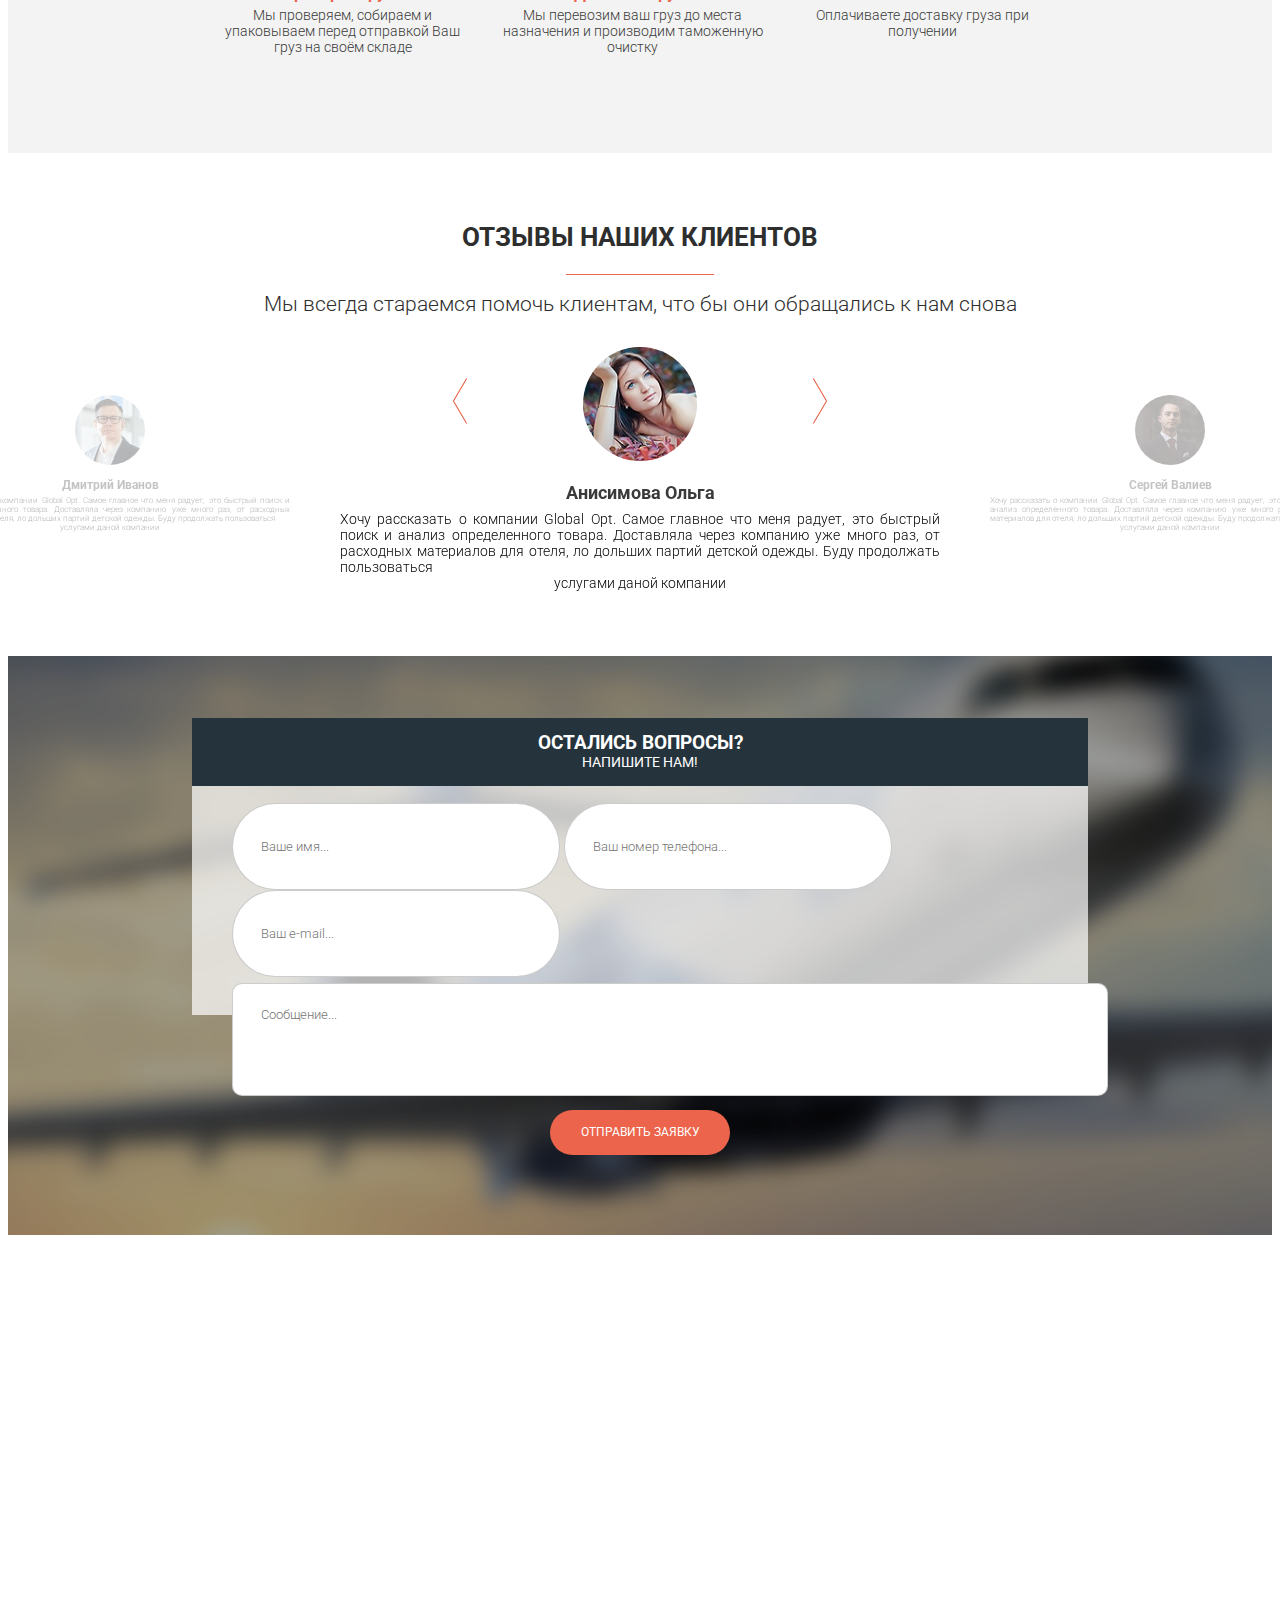
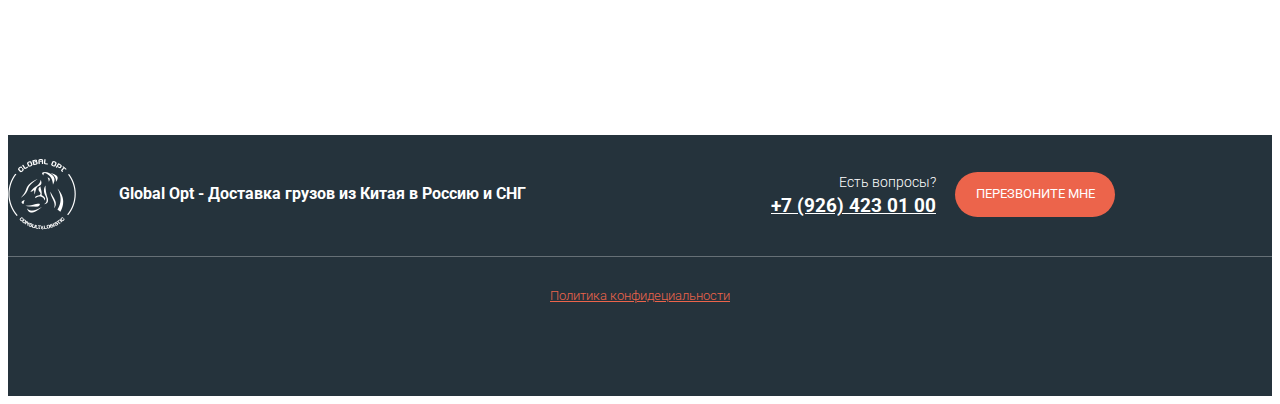
<file: glopt/index.html>
<!DOCTYPE html><html lang="ru"><head><meta charset="UTF-8"><meta http-equiv="X-UA-Compatible" content="IE=edge"><meta name="viewport" content="width=device-width,initial-scale=1"><title>Грузоперевозки</title><meta name="title" content="Грузоперевозки"><meta name="description" content="Доставка грузов из Китая"><link rel="stylesheet" href="https://cdn.jsdelivr.net/npm/bootstrap@4.6.2/dist/css/bootstrap.min.css" integrity="sha384-xOolHFLEh07PJGoPkLv1IbcEPTNtaed2xpHsD9ESMhqIYd0nLMwNLD69Npy4HI+N" crossorigin="anonymous"><link rel="preconnect" href="https://fonts.googleapis.com"><link rel="preconnect" href="https://fonts.gstatic.com" crossorigin><link href="https://fonts.googleapis.com/css2?family=Roboto+Condensed:wght@400;700&family=Roboto:wght@300;400;700&display=swap" rel="stylesheet"><!-- <link rel="stylesheet" type="text/css" href="slick/slick.css"/>
    <link rel="stylesheet" type="text/css" href="slick/slick-theme.css"/> --><!-- <link rel="stylesheet" type="text/css" href="https://cdn.jsdelivr.net/npm/slick-carousel@1.8.1/slick/slick.css"/> --><link rel="stylesheet" href="css/style.min.css"></head><body><section class="promo"><div class="container"><nav><img src="icons/main_logo.png" alt="logo" class="main_logo"><ul class="menu"><li class="menu_item"><a href="#" class="menu_link">Преимущества</a></li><li class="menu_item"><a href="#" class="menu_link">Наша работа</a></li><li class="menu_item"><a href="#" class="menu_link">Цены</a></li><li class="menu_item"><a href="#" class="menu_link">Схема работы</a></li><li class="menu_item"><a href="#" class="menu_link">Отзывы</a></li><li class="menu_item"><a href="#" class="menu_link">Контакты</a></li></ul><div class="header_call"><div class="header_call__text">Есть вопросы?</div><a href="tel:+79264230100" class="header_call__phone">+7 (926) 423 01 00</a></div><button data-modal="consultation" class="promo_button">перезвоните мне</button><div class="hamburger"><span></span> <span></span> <span></span></div></nav><h1 class="first_header">Global Opt - логистика полного цикла из Китая в Россию</h1><h2 class="second_header condensed">доставка грузов из китая</h2><h3 class="third_header condensed">в россию и снг всеми видами транспорта</h3><img src="icons/line.png" alt="line" class="horizontal_line"><div class="promo__icons"><div class="promo__icon"><img src="icons/icon_1_1.png" alt="transported"> Перевозка негабаритных и крупно- тоннажных грузов</div><div class="promo__icon"><img src="icons/icon_1_2.png" alt="optimization"> Самостоятельно декларируем и проводим таможенную очистку с оптимизацией кодов и ставок</div><div class="promo__icon"><img src="icons/icon_1_3.png" alt="factory"> Осуществляем прямые поставки с заводов от двери до двери</div><div class="promo__icon"><img src="icons/icon_1_4.png" alt="express"> Экспресс доставка 1-2 дня из Гуан- чжоу в Москву от 25$/кг</div></div><button data-modal="consultation" class="promo_button-down">получить расчет</button></div></section><section class="advantages"><div class="container"><h2 class="title">Преимущества работы с GlobalOpt</h2><div class="row"><div class="col-md-6"><div class="advantages__block"><div class="advantages__image"><img src="icons/advantages/icon_2_1.png" alt="offices"></div><div class="advantages__descr"><div class="advantages__subtitle">Офисы в Китае и России</div><div class="advantages__text">Офисы расположены в Москве, столице России. И в Гуанчжоу, мировом торговом мегаполисе Китая.</div></div></div></div><div class="col-md-6"><div class="advantages__block"><div class="advantages__image"><img src="icons/advantages/icon_2_5.png" alt="declaration"></div><div class="advantages__descr"><div class="advantages__subtitle">Декларируем груз с оптимизацией</div><div class="advantages__text">Идем на встречу своим клиентам и помогаем растаможить груз с оптимизацией кодов и ставок.</div></div></div></div><div class="col-md-6"><div class="advantages__block"><div class="advantages__image"><img src="icons/advantages/icon_2_2.png" alt="qualification"></div><div class="advantages__descr"><div class="advantages__subtitle">Квалифицированные кадры</div><div class="advantages__text">Наши сотрудники имеют большой опыт в логистике с Китаем и в совершенстве владеют китайским и английским языками.</div></div></div></div><div class="col-md-6"><div class="advantages__block"><div class="advantages__image"><img src="icons/advantages/icon_2_6.png" alt="search"></div><div class="advantages__descr"><div class="advantages__subtitle">Осуществляем поиск производителей</div><div class="advantages__text">Помогаем нашим клиентам найти интересующий вас товар или производителя в Китае.</div></div></div></div><div class="col-md-6"><div class="advantages__block"><div class="advantages__image"><img src="icons/advantages/icon_2_3.png" alt="warehouse"></div><div class="advantages__descr"><div class="advantages__subtitle">Собственный склад в Китае</div><div class="advantages__text">Свой склад в Китае, позволяет собирать и проверять и упаковывать ваши товары, перед отправкой.</div></div></div></div><div class="col-md-6"><div class="advantages__block"><div class="advantages__image"><img src="icons/advantages/icon_2_7.png" alt="transfer"></div><div class="advantages__descr"><div class="advantages__subtitle">Перевод денег в Китай</div><div class="advantages__text">Помогаем переводить и оплачивать товар в Китае на льготных условиях</div></div></div></div><div class="col-md-6"><div class="advantages__block"><div class="advantages__image"><img src="icons/advantages/icon_2_4.png" alt="wholesale"></div><div class="advantages__descr"><div class="advantages__subtitle">Делаем оптовые поставки под ключ</div><div class="advantages__text">Берём на себя все заботы связанные с закупкой, проверкой на качество, логистикой и растаможкой. От вас требуется лишь заполнить техническое задание, одобрить образцы товаров и после принять товар на своём складе!</div></div></div></div><div class="col-md-6"><div class="advantages__block"><div class="advantages__image"><img src="icons/advantages/icon_2_8.png" alt="production"></div><div class="advantages__descr"><div class="advantages__subtitle">Поездка на производство в Китай</div><div class="advantages__text">У нас большой опыт в бизнес поездках по Китаю. Мы с большой радостью и желанием организуем вам такую поездку в Китай под ключ. Сделаем визу, трансфер из аэропорта, забронируем отель, предоставим переводчика. Организуем поездку на производство. Шоп тур. Мебельный тур.</div></div></div></div></div></div></section><section class="work"><div class="container"><h2 class="title">Наша работа - больше чем просто доставка</h2><div class="row"><div class="col-md-10 offset-md-1"><div class="work__subheader">Мы организуем перевозки из Китая - оперативно и надежно, с учетом особенностей груза и ваших требований по срокам и бюджету.</div></div></div><div class="row"><div class="col-md-4"><div class="work__block"><div class="work__image"><img src="img/work/work_1.png" alt="insurance"></div><div class="work__descr"><div class="work__subtitle">Страховка груза</div><div class="work__text">Все грузы, логистику которых осуществляет Global Opt, застрахованы. Мы гарантируем полное возмещение стоимости груза в случаях, предусмотренных страхо- вым соглашением. Все <span>ваши тревоги наша компания берет на себя.</span></div></div></div></div><div class="col-md-4"><div class="work__block"><div class="work__image"><img src="img/work/work_2.png" alt="logistics"></div><div class="work__descr"><div class="work__subtitle">Логистика последней мили</div><div class="work__text">Мы осуществляем доставку вашего груза до конкретного адреса. Привоз согласовывается менед- жерами по телефону, предварительно за сутки и за час до доставки. Также мы предоставляем услуги грузчи- ков по месту доставки груза.</div></div></div></div><div class="col-md-4"><div class="work__block"><div class="work__image"><img src="img/work/work_3.png" alt="always"></div><div class="work__descr"><div class="work__subtitle">Мы всегда смотрим вперед</div><div class="work__text">Философия нашей компании, делать себя и своих партнеров по всему миру, успешными и богатыми. Поэтому мы всегда открыты к диалогу о партнерстве и инвестициях.</div></div></div></div></div></div></section><section class="agent"><div class="container"><img class="agent__logo" src="icons/agent_logo.png" alt="logo"><h2 class="agent__subheader">Агент в Китае</h2><div class="row"><div class="col"><div class="agent__text">Русскоговорящие представители компании без труда найдут именно тот товар, который будет отвечать Вашим запросам как по качеству, так и по цене.</div></div></div></div></section><section class="price"><div class="container"><h2 class="title">Цены на любой вариант доставки</h2><div class="price__divider"></div><div class="row"><div class="col-md-8 offset-md-2"><div class="price__subtitle">Перевозки грузов на дальние расстояния без каких-либо ограничений. Любой груз доставим вовремя.</div></div></div><div class="row catalog"><div class="col-md-3"><div class="catalog-item"><div class="catalog-item__wrapper"><div class="catalog-item__content catalog-item__content_active"><div class="catalog-item__banner">Доставка морем</div><img src="icons/price/price_1.png" alt="sea" class="catalog-item__img"><div class="catalog-item__subtitle">Доставка 35-50 дней</div><div class="catalog-item__price">от 0,3$ за 1 кг</div><div class="catalog-item__descr">Морские перевозки грузов из Китая<br>в Россию за 35 дней<br>с прохождением таможни</div><button class="catalog-item__link">подробнее</button></div><div class="catalog-item__detailed"><div class="catalog-item__text">Производственные активы включают в себя современные, быстрые, надежные и безопасные суда различных типов, собственный порт и терминальные комплексы, позволяющие быстро и качественно объединять различные виды транспорта в единую логистическую цепочку.</div><button class="catalog-item__back">назад</button></div></div></div></div><div class="col-md-3"><div class="catalog-item"><div class="catalog-item__wrapper"><div class="catalog-item__content catalog-item__content_active"><div class="catalog-item__banner">Ж/Д доставка</div><img src="icons/price/price_2.png" alt="sea" class="catalog-item__img"><div class="catalog-item__subtitle">Доставка 15-28 дней</div><div class="catalog-item__price">от 1$ за 1 кг</div><div class="catalog-item__descr">ЖД перевозки грузов из Китая в<br>Россию от 2 недель<br>с прохождением таможни</div><button class="catalog-item__link">подробнее</button></div><div class="catalog-item__detailed"><div class="catalog-item__text">Транспортная группа выполняет неконтейнерные железнодорожные грузоперевозки из Китая в России на базе собственного и привлеченного в аренду подвижного состава. Комплексные логистические решения, которые позволяют доставлять груз “от двери до двери” с одним оператором.</div><button class="catalog-item__back">назад</button></div></div></div></div><div class="col-md-3"><div class="catalog-item"><div class="catalog-item__wrapper"><div class="catalog-item__content catalog-item__content_active"><div class="catalog-item__banner">Автодоставка</div><img src="icons/price/price_3.png" alt="sea" class="catalog-item__img"><div class="catalog-item__subtitle">Доставка 12-20 дня</div><div class="catalog-item__price">от 1$ за 1 кг</div><div class="catalog-item__descr">Автоперевозки грузов из Китая в<br>Россию от 2 недель<br>с прохождением таможни</div><button class="catalog-item__link">подробнее</button></div><div class="catalog-item__detailed"><div class="catalog-item__text">Мы предлагаем перевозки грузов с полной (FTL) и частичной (LTL) загрузкой автомобиля из Китая в Россию и внутри страны от склада отправителя до склада получателя. Транспортная группа также выполняет автомобильные контейнерные перевозки.</div><button class="catalog-item__back">назад</button></div></div></div></div><div class="col-md-3"><div class="catalog-item"><div class="catalog-item__wrapper"><div class="catalog-item__content catalog-item__content_active"><div class="catalog-item__banner">Авиа доставка</div><img src="icons/price/price_4.png" alt="sea" class="catalog-item__img"><div class="catalog-item__subtitle">Доставка 1-12 дней</div><div class="catalog-item__price">от 6$ за 1 кг</div><div class="catalog-item__descr">Авиаперевозки грузов из Китая в<br>Россию до 2 недель<br>с прохождением таможни</div><button class="catalog-item__link">подробнее</button></div><div class="catalog-item__detailed"><div class="catalog-item__text">Мы доставляем грузы чартерными и регулярными авиарейсами по внутрироссийским, экспортным и импортным направлениям, а также перевозим товары комбинированным сервисом, соединяющим в себе морскую и авиадоставку.</div><button class="catalog-item__back">назад</button></div></div></div></div></div><div class="price__subheader">Заказать бесплатную консультацию</div><div class="row"><div class="col-md-12"><div class="price__logo"><img src="icons/price_form_logo.png" alt="logo"></div><form class="price__consultation"><input name="name" required placeholder="Ваше имя..." type="text"> <input name="phone" required placeholder="Ваш номер телефона..."> <input name="email" required placeholder="Ваш e-mail..." type="email"><div class="price__button"><button>отправить заявку</button></div></form></div></div></div></section><section class="managers"><div class="container"><img class="managers__logo" src="icons/managers_logo.png" alt="logo"><h2 class="managers__subheader">Менеджеры компании</h2><div class="row"><div class="col-md-10 offset-md-1"><div class="managers__text">Подберут для Вас оптимальную схему грузоперевозки. Проведут контроль закупок, организуют прямые поставки от завода-изготовителя.</div></div></div></div></section><!-- <section class="scheme">
        <div class="container">
            <h2 class="title">Схема работы с нами</h2>
            <div class="row">
                <div class="col-md-3">
                    <div class="scheme__block">
                        <div class="scheme_descr">
                            <div class="scheme__image">
                                <img src="icons/scheme/scheme_1.png" alt="transfer">
                            </div>
                            <div class="scheme__subtitle">Заявка</div>
                            <div class="scheme__text">
                                Вы оставляете заявку на нашем сайте или звоните нам
                            </div>
                        </div>
                    </div>
                </div>
                <div class="col-md-3">
                    <div class="scheme__block">
                        <div class="scheme_descr">
                            <div class="scheme__image">
                                <img src="icons/scheme/scheme_2.png" alt="transfer">
                            </div>
                            <div class="scheme__subtitle">Аналитика доставки</div>
                            <div class="scheme__text">
                                Мы просчитываем варианты доставки Вашего груза
                            </div>
                        </div>
                    </div>
                </div>
                <div class="col-md-3">
                    <div class="scheme__block">
                        <div class="scheme_descr">
                            <div class="scheme__image">
                                <img src="icons/scheme/scheme_3.png" alt="transfer">
                            </div>
                            <div class="scheme__subtitle">Договор</div>
                            <div class="scheme__text">
                                Заключаем с Вами договор о поставке груза из Китая
                            </div>
                        </div>
                    </div>
                </div>
                <div class="col-md-3">
                    <div class="scheme__block">
                        <div class="scheme_descr">
                            <div class="scheme__image">
                                <img src="icons/scheme/scheme_4.png" alt="transfer">
                            </div>
                            <div class="scheme__subtitle">Доставка на наш склад</div>
                            <div class="scheme__text">
                                Связываемся с Вашим поставщиком в Китае и договариваемся о доставке груза на наш склад
                            </div>
                        </div>
                    </div>
                </div>
            </div>
            <div class="second_row">
                <div class="scheme__block">
                    <div class="scheme_descr">
                        <div class="scheme__image">
                            <img src="icons/scheme/scheme_5.png" alt="transfer">
                        </div>
                        <div class="scheme__subtitle">Проверка груза</div>
                        <div class="scheme__text">
                            Мы проверяем, собираем и упаковываем перед отправкой Ваш груз на своём складе
                        </div>
                    </div>
                </div>
                <div class="scheme__block">
                    <div class="scheme_descr">
                        <div class="scheme__image">
                            <img src="icons/scheme/scheme_6.png" alt="transfer">
                        </div>
                        <div class="scheme__subtitle">Доставка груза</div>
                        <div class="scheme__text">
                            Мы перевозим ваш груз до места назначения и производим таможенную очистку
                        </div>
                    </div>
                </div>
                <div class="scheme__block">
                    <div class="scheme_descr">
                        <div class="scheme__image">
                            <img src="icons/scheme/scheme_7.png" alt="transfer">
                        </div>
                        <div class="scheme__subtitle">Оплата</div>
                        <div class="scheme__text">
                            Оплачиваете доставку груза при получении
                        </div>
                    </div>
                </div>
            </div>
        </div>
    </section> --><section class="another"><div class="container"><h2 class="title">Схема работы с нами</h2><div class="another__section"><div id="first" class="another__block"><div class="another__image"><img src="icons/scheme/scheme_1.png" alt="transfer"></div><div class="another__subtitle">Заявка</div><div class="another__text">Вы оставляете заявку на нашем сайте или звоните нам</div></div><div id="second" class="another__block"><div class="another__image"><img src="icons/scheme/scheme_2.png" alt="transfer"></div><div class="another__subtitle">Аналитика доставки</div><div class="another__text">Мы просчитываем варианты доставки Вашего груза</div></div><div id="third" class="another__block"><div class="another__image"><img src="icons/scheme/scheme_3.png" alt="transfer"></div><div class="another__subtitle">Договор</div><div class="another__text">Заключаем с Вами договор о поставке груза из Китая</div></div><div id="fourth" class="another__block"><div class="another__image"><img src="icons/scheme/scheme_4.png" alt="transfer"></div><div class="another__subtitle">Доставка на наш склад</div><div class="another__text">Связываемся с Вашим поставщиком в Китае и договариваемся о доставке груза на наш склад</div></div><div id="fifth" class="another__block"><div class="another__image"><img src="icons/scheme/scheme_5.png" alt="transfer"></div><div class="another__subtitle">Проверка груза</div><div class="another__text">Мы проверяем, собираем и упаковываем перед отправкой Ваш груз на своём складе</div></div><div id="sixth" class="another__block"><div class="another__image"><img src="icons/scheme/scheme_6.png" alt="transfer"></div><div class="another__subtitle">Доставка груза</div><div class="another__text">Мы перевозим ваш груз до места назначения и производим таможенную очистку</div></div><div id="seventh" class="another__block"><div class="another__image"><img src="icons/scheme/scheme_7.png" alt="transfer"></div><div class="another__subtitle">Оплата</div><div class="another__text">Оплачиваете доставку груза при получении</div></div></div></div></section><section class="feedback"><div class="container"><h2 class="title">Отзывы наших клиентов</h2><div class="feedback__divider"></div><div class="feedback__subtitle">Мы всегда стараемся помочь клиентам, что бы они обращались к нам снова</div><div class="slider"><div class="slider__item"><img src="img/feedback_left.jpg" alt="left" class="slider__img"><div class="slider__text"><div class="slider__subtitle">Дмитрий Иванов</div><div class="slider__descr">Хочу рассказать о компании Global Opt. Самое главное что меня радует, это быстрый поиск и анализ определенного товара. Доставляла через компанию уже много раз, от расходных материалов для отеля, ло дольших партий детской одежды. Буду продолжать пользоваться <span>услугами даной компании</span></div></div></div><div class="slider__item"><img src="img/feedback_center.png" alt="center" class="slider__img"><div class="slider__text"><div class="slider__subtitle">Анисимова Ольга</div><div class="slider__descr">Хочу рассказать о компании Global Opt. Самое главное что меня радует, это быстрый поиск и анализ определенного товара. Доставляла через компанию уже много раз, от расходных материалов для отеля, ло дольших партий детской одежды. Буду продолжать пользоваться <span>услугами даной компании</span></div></div></div><div class="slider__item"><img src="img/feedback_right.jpg" alt="right" class="slider__img"><div class="slider__text"><div class="slider__subtitle">Сергей Валиев</div><div class="slider__descr">Хочу рассказать о компании Global Opt. Самое главное что меня радует, это быстрый поиск и анализ определенного товара. Доставляла через компанию уже много раз, от расходных материалов для отеля, ло дольших партий детской одежды. Буду продолжать пользоваться <span>услугами даной компании</span></div></div></div></div></div></section><section class="questions"><div class="container"><div class="row"><div class="col-md-10 offset-md-1"><div class="questions__grid"><div class="questions__header"><div class="questions__text"><div class="questions__title">остались вопросы?</div><div class="questions__subtitle">напишите нам!</div></div></div><div class="questions__form"><form class="questions__consultation"><input name="name" required placeholder="Ваше имя..." type="text"> <input name="phone" required placeholder="Ваш номер телефона..."> <input name="email" required placeholder="Ваш e-mail..." type="email"> <textarea name="text" placeholder="Сообщение..." type="text"></textarea><div class="questions__button"><button>отправить заявку</button></div></form></div></div></div></div></div></section><section class="map"><script type="text/javascript" charset="utf-8" async src="https://api-maps.yandex.ru/services/constructor/1.0/js/?um=constructor%3A907910186be6bd59c399f91992bc5822da0b6e305a6358ab1d2d97140e3283d6&amp;width=100%25&amp;height=500&amp;lang=ru_RU&amp;scroll=false"></script><!-- <iframe src="https://yandex.ru/map-widget/v1/?um=constructor%3A907910186be6bd59c399f91992bc5822da0b6e305a6358ab1d2d97140e3283d6&amp;source=constructor" width="100%" height="500" frameborder="0"></iframe> --></section><footer class="footer"><div class="container"><div class="footer__header"><img src="icons/footer_logo.png" alt="footer logo" class="footer__logo"><div class="footer__subtitle">Global Opt - Доставка грузов из Китая в Россию и СНГ</div><div class="footer__call"><div class="footer__questions">Есть вопросы?</div><a href="tel:+79264230100" class="footer__phone">+7 (926) 423 01 00</a></div><button data-modal="consultation" class="footer__button">перезвоните мне</button></div><div class="footer__divider"></div><a href="policy.html" class="footer__policy">Политика конфидециальности</a></div></footer><div class="overlay"><div class="modal" id="consultation"><div class="modal__close">&times;</div><div class="modal__subtitle">Просто заполните форму заявки</div><div class="modal__descr">и мы перезвоним вам в течении 10 минут</div><form class="feed-form feed-form_mt25" action="#"><input name="name" required placeholder="Ваше имя" type="text"> <input name="phone" required placeholder="Ваш телефон"> <input name="email" required placeholder="Ваш E-mail" type="email"> <button class="modal__button">заказать консультацию</button></form></div><div class="modal modal_mini" id="thanks"><div class="modal__close">&times;</div><div class="modal__subtitle">Спасибо за вашу заявку!</div><div class="modal__descr">Наш менеджер свяжется с вами в ближайшее время!</div></div></div><script src="https://cdn.jsdelivr.net/npm/jquery@3.5.1/dist/jquery.slim.min.js" integrity="sha384-DfXdz2htPH0lsSSs5nCTpuj/zy4C+OGpamoFVy38MVBnE+IbbVYUew+OrCXaRkfj" crossorigin="anonymous"></script><script src="https://cdn.jsdelivr.net/npm/popper.js@1.16.1/dist/umd/popper.min.js" integrity="sha384-9/reFTGAW83EW2RDu2S0VKaIzap3H66lZH81PoYlFhbGU+6BZp6G7niu735Sk7lN" crossorigin="anonymous"></script><script src="https://cdn.jsdelivr.net/npm/bootstrap@4.6.2/dist/js/bootstrap.min.js" integrity="sha384-+sLIOodYLS7CIrQpBjl+C7nPvqq+FbNUBDunl/OZv93DB7Ln/533i8e/mZXLi/P+" crossorigin="anonymous"></script><!-- <script type="text/javascript" src="https://code.jquery.com/jquery-1.11.0.min.js"></script>
    <script type="text/javascript" src="https://code.jquery.com/jquery-migrate-1.2.1.min.js"></script> --><script src="https://code.jquery.com/jquery-3.6.1.min.js"></script><script src="js/slick.min.js"></script><!-- <script type="text/javascript" src="https://cdn.jsdelivr.net/npm/slick-carousel@1.8.1/slick/slick.min.js"></scrip> --><script src="js/script.js"></script></body></html>
</file>
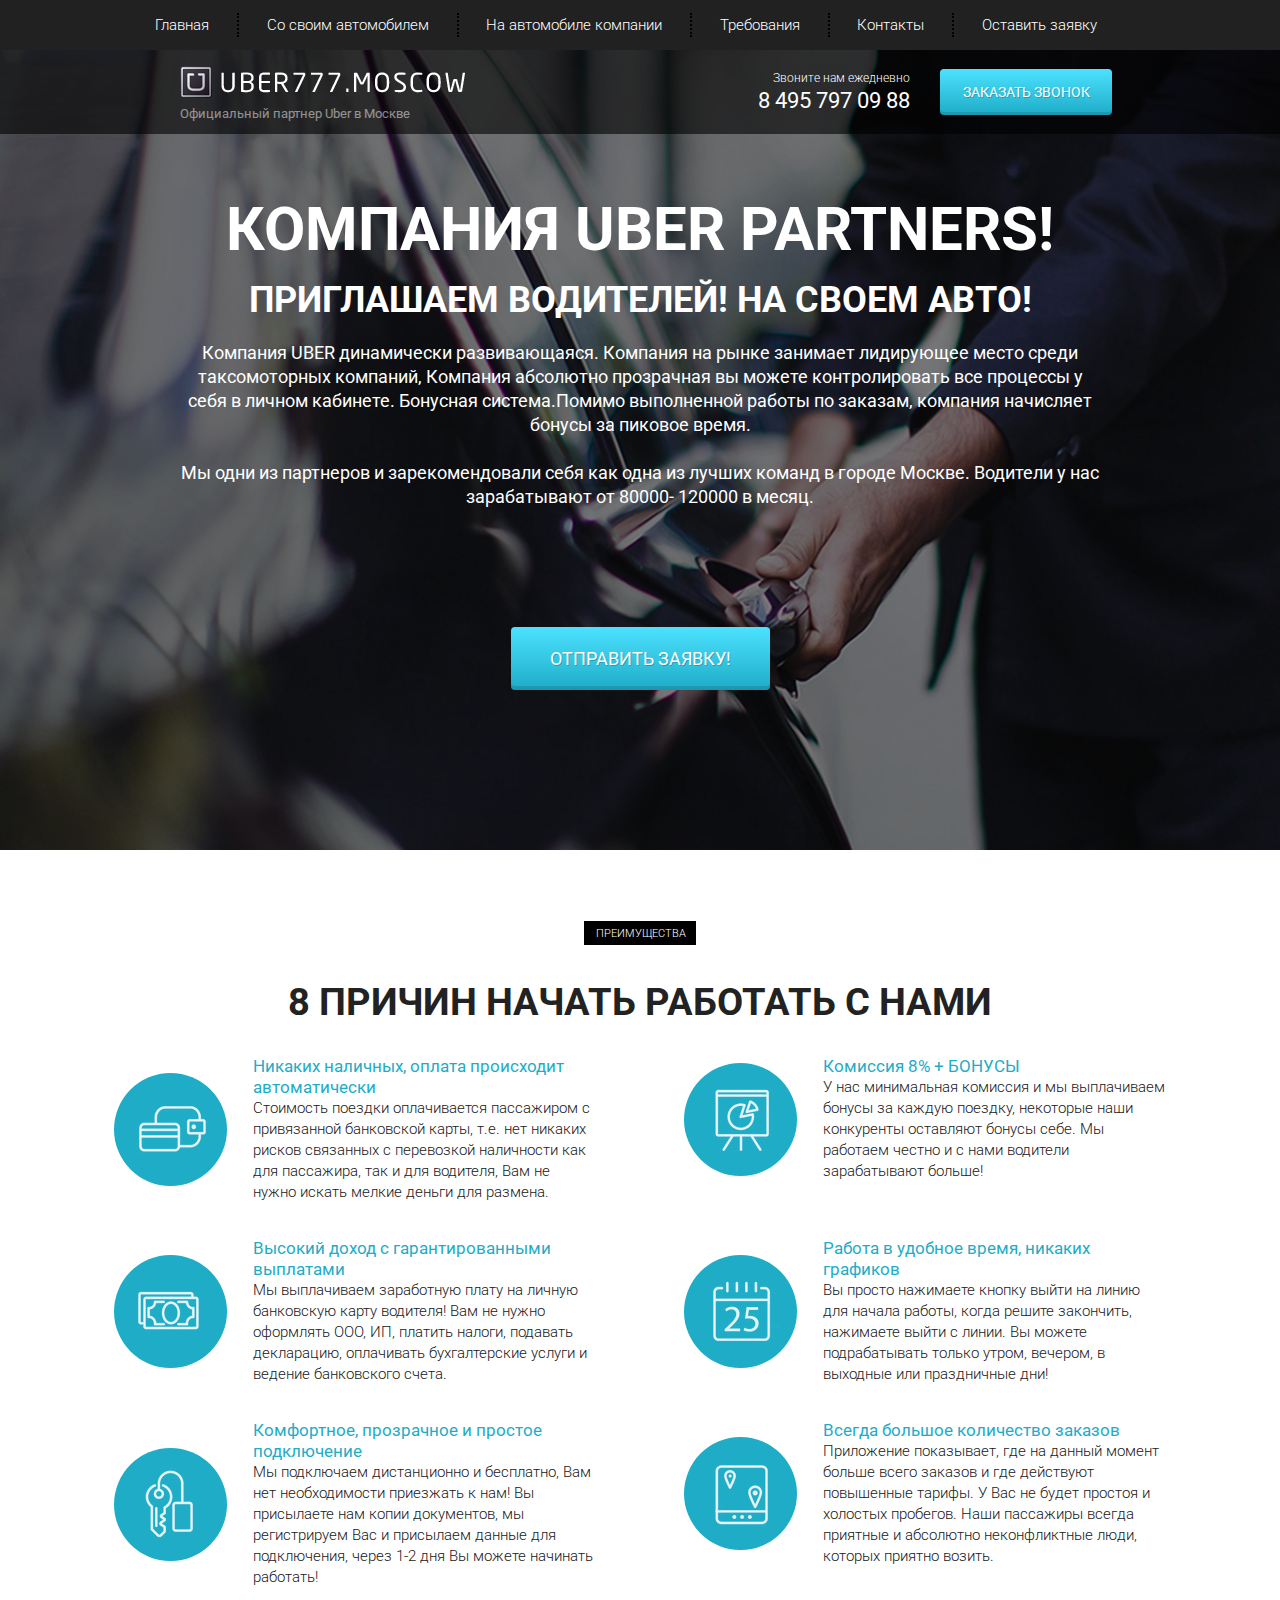
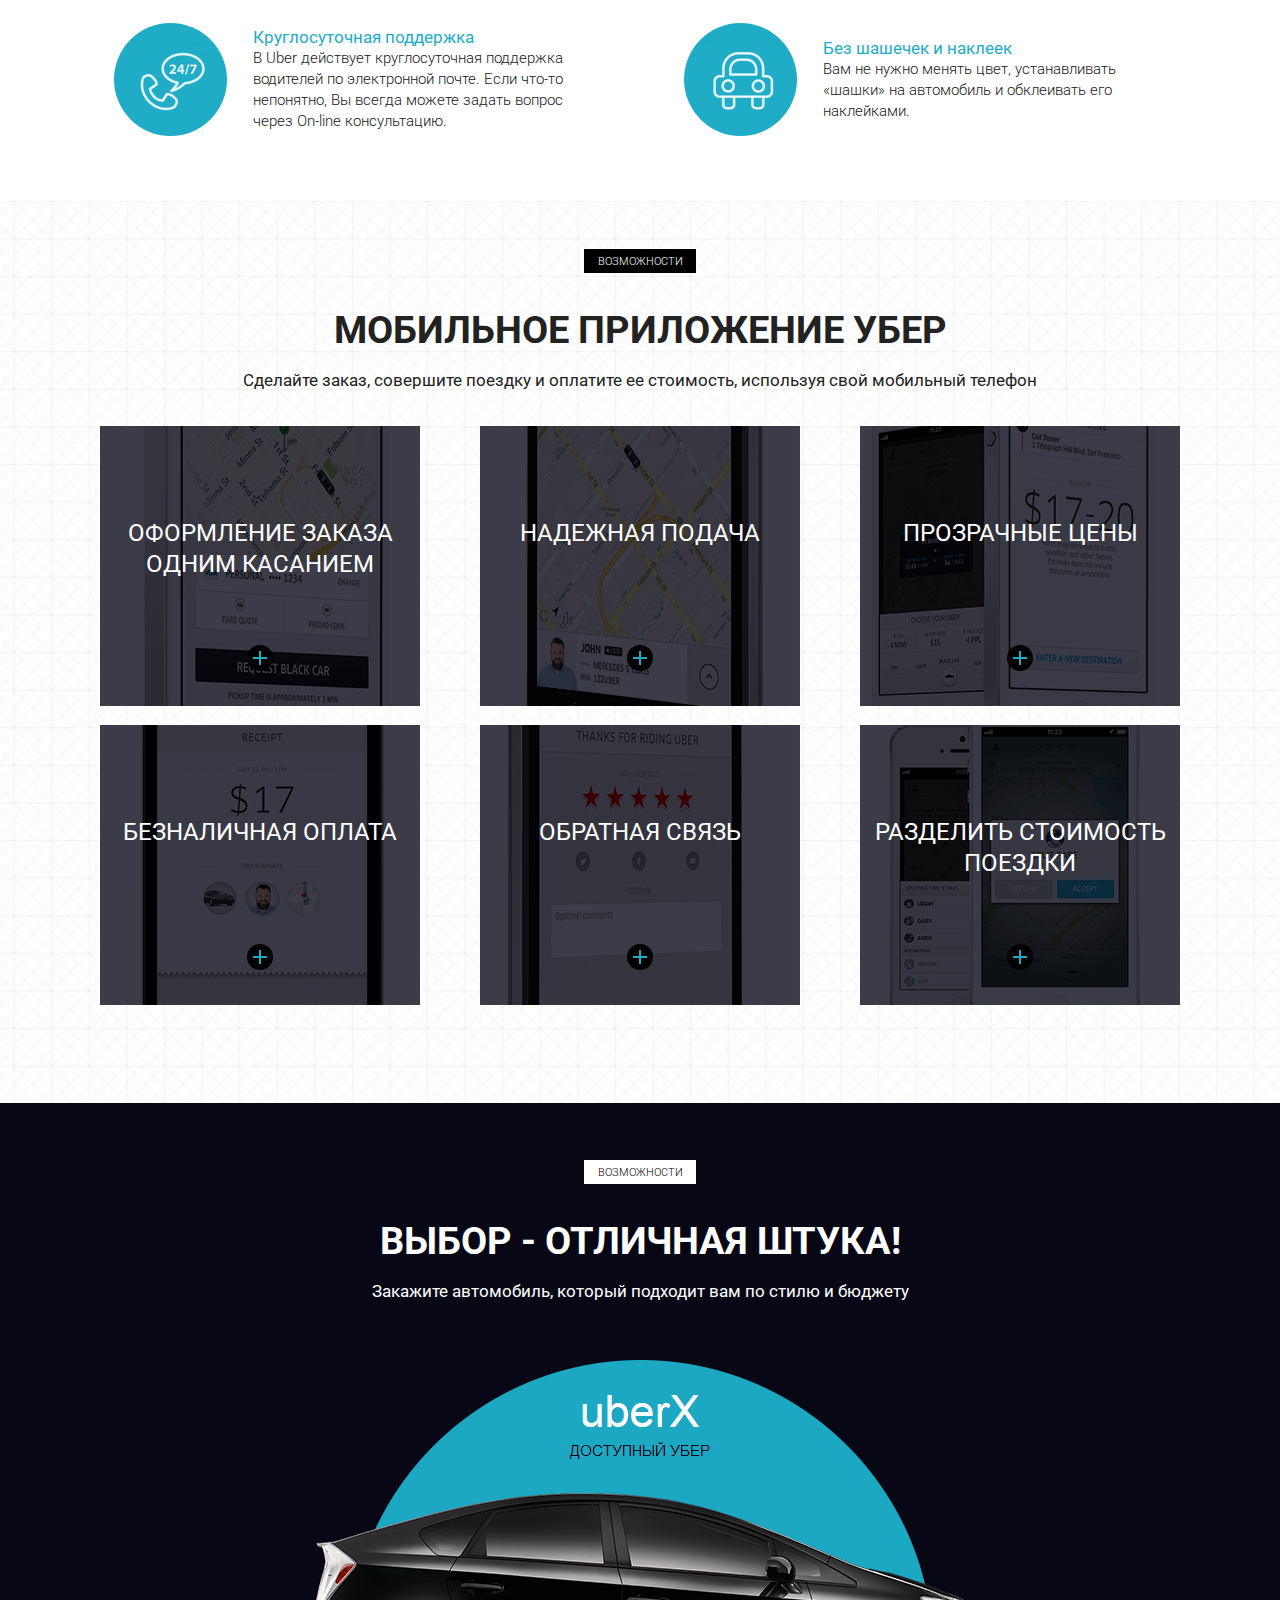
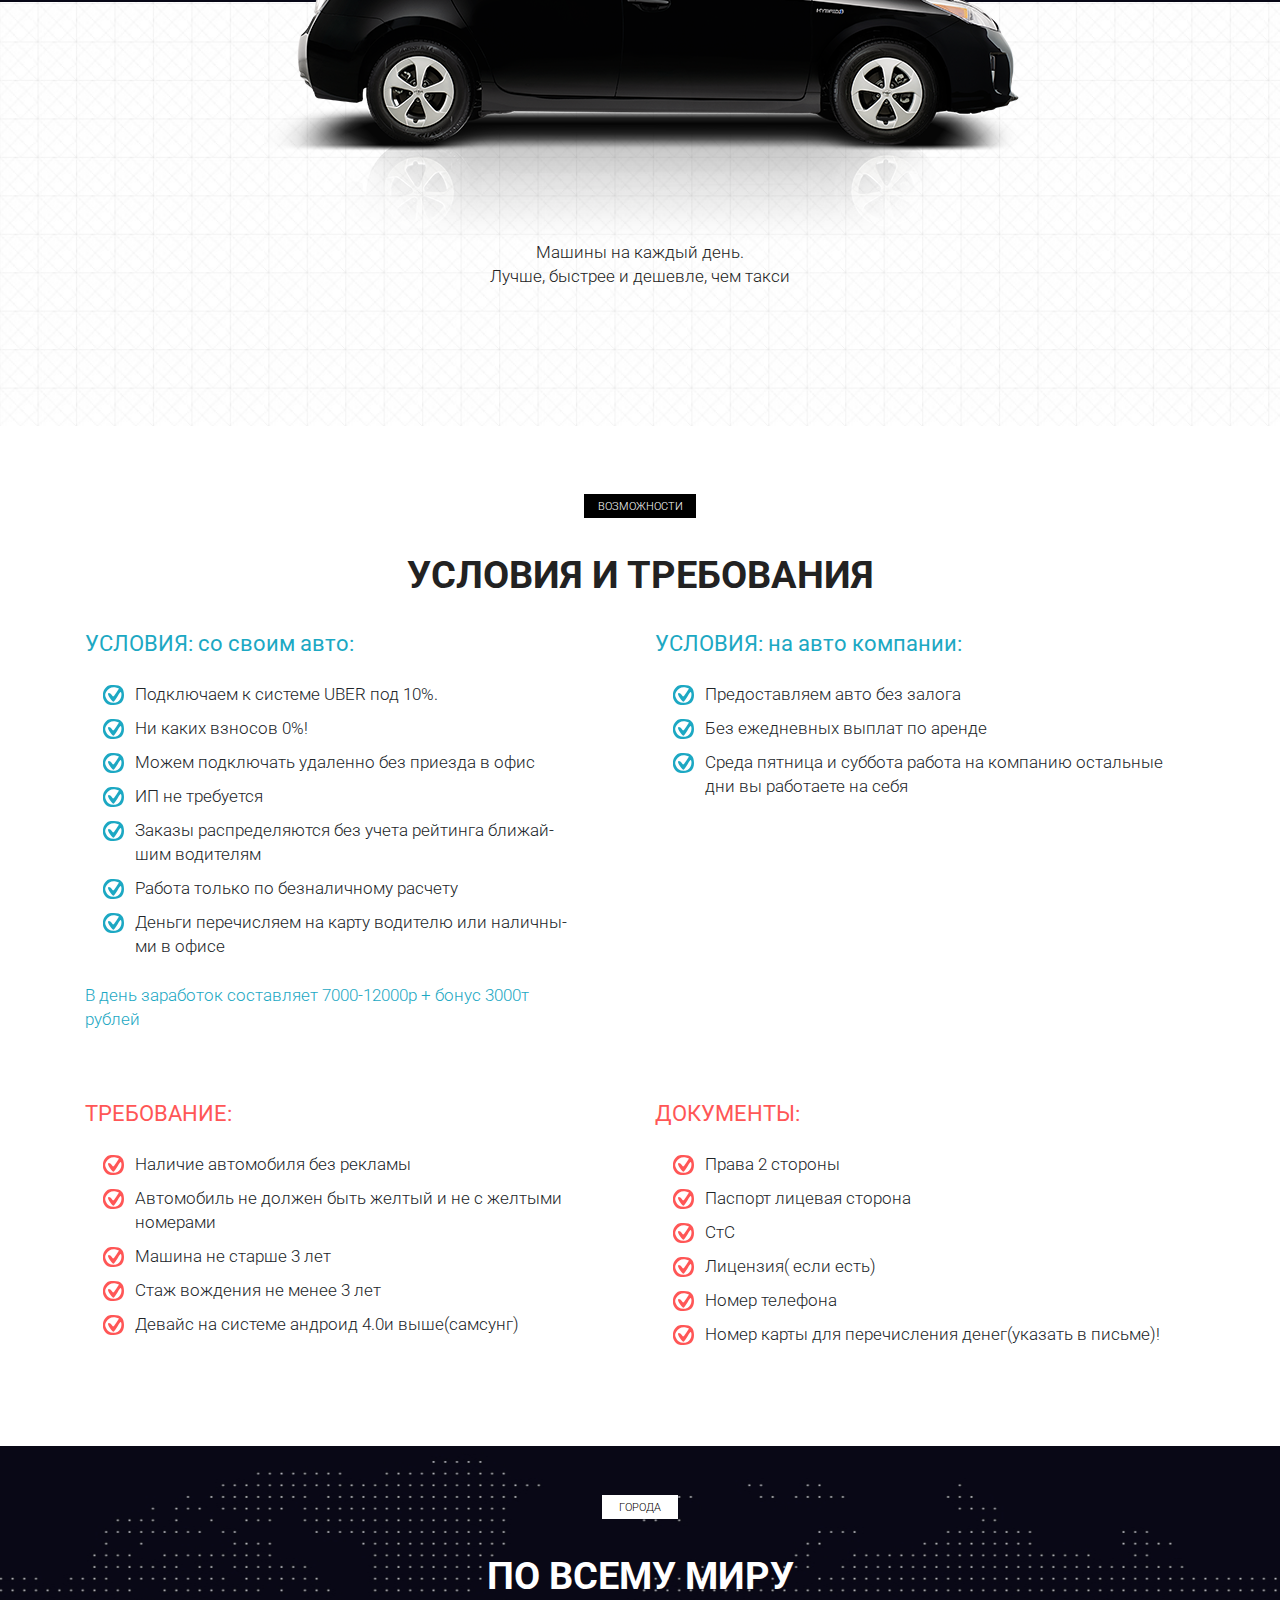
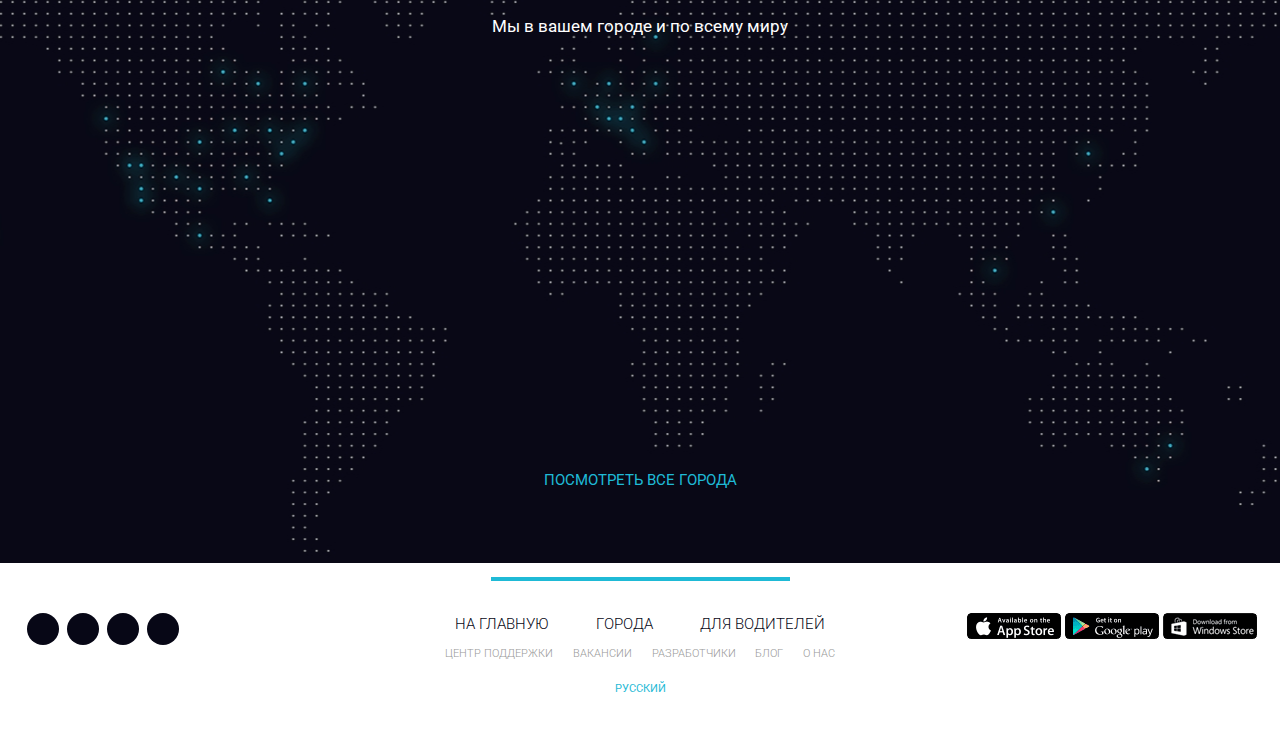
<file: uber/index.html>
<!DOCTYPE html>
<html lang="ru">
<head>
    <meta charset="UTF-8">
    <meta name="viewport" content="width=device-width, initial-scale=1.0">
    <meta http-equiv="X-UA-Compatible" content="ie=edge">
    <title>Uber</title>
    <link rel="shortcut icon" href="icons/favicon.ico" type="image/x-icon">
    <link href="https://fonts.googleapis.com/css?family=Roboto:300,400,700&amp;subset=cyrillic-ext" rel="stylesheet">
    <link rel="stylesheet" href="css/bootstrap-reboot.min.css">
    <link rel="stylesheet" href="css/bootstrap-grid.min.css">
    <link rel="stylesheet" href="https://use.fontawesome.com/releases/v5.8.2/css/all.css" integrity="sha384-oS3vJWv+0UjzBfQzYUhtDYW+Pj2yciDJxpsK1OYPAYjqT085Qq/1cq5FLXAZQ7Ay" crossorigin="anonymous">
    <link rel="stylesheet" href="css/style.min.css">
</head>
<body>
    <header>
        <nav>
            <div class="container">
                <ul class="menu">
                    <li class="menu_item"><a href="#" class="menu_link">Главная</a></li>
                    <li class="menu_item"><a href="#require" class="menu_link">Со своим автомобилем</a></li>
                    <li class="menu_item"><a href="#require" class="menu_link">На автомобиле компании</a></li>
                    <li class="menu_item"><a href="#" class="menu_link">Требования</a></li>
                    <li class="menu_item"><a href="#" class="menu_link">Контакты</a></li>
                    <li class="menu_item"><a href="#" class="menu_link">Оставить заявку</a></li>
                </ul>
            </div>
            <div class="hamburger">
                <span></span>
                <span></span>
                <span></span>
            </div>
        </nav>
        <div class="subheader">
            <div class="container">
                <div class="row">
                    <div class="col-6 col-md-4 offset-md-1">
                        <a href="#" class="subheader_logo"><img src="icons/logo.png" alt="logo"></a>
                        <div class="subheader_official">Официальный партнер Uber в Москве</div>
                    </div>
    
                    <div class="xs-hidden col-md-3 offset-md-1 col-xl-2 offset-xl-2">
                        <div class="subheader_call">Звоните нам ежедневно</div>
                        <a href="tel:84957970988" class="subheader_phone">8 495 797 09 88</a>
                    </div>
    
                    <div class="col-6 col-md-3">
                        <a href="tel:84957970988" class="xs-visible subheader_phone">8 495 797 09 88</a>
                        <button class="subheader_btn">заказать звонок</button>
                    </div>
                </div>
            </div>
        </div>
    </header>

    <section class="promo">
        <div class="container">
            <div class="row">
                <div class="col-md-12 offset-md-0 col-lg-10 offset-lg-1">
                    <h1 class="promo_header">КОМПАНИЯ UBER PARTNERS!</h1>
                    <h2 class="promo_subheader">ПРИГЛАШАЕМ ВОДИТЕЛЕЙ! НА СВОЕМ АВТО!</h2>
                    <div class="promo_descr">
                        Компания UBER  динамически развивающаяся. Компания на рынке занимает лидирующее место среди
                        таксомоторных компаний, Компания абсолютно прозрачная вы можете контролировать все процессы у себя в личном кабинете. Бонуcная система.Помимо выполненной работы по заказам, компания начисляет бонусы за
                        пиковое время.
                        <br><br>
                        Мы одни из партнеров и зарекомендовали себя как одна из лучших команд в городе Москве.  Водители у нас
                        зарабатывают от 80000- 120000 в месяц.
                    </div>
                    <button class="promo_btn">ОТПРАВИТЬ ЗАЯВКУ!</button>
                </div>
            </div>
        </div>
    </section>

    <section class="reasons">
        <div class="container">
            <div class="label">преимущества</div>
            <h2 class="title">8 причин начать работать с нами</h2>
            <div class="row">
                <div class="col-md-6">
                    <div class="reasons_block">
                        <div class="reasons_round">
                            <img src="icons/reasons/reason_1.png" alt="reason">
                        </div>
                        <div class="reasons_descr">
                            <div class="reasons_subtitle">Никаких наличных, оплата происходит автоматически</div>
                            <div class="reasons_text">
                                Стоимость поездки оплачивается пассажиром с привязанной банковской карты, т.е. нет никаких рисков связанных с перевозкой наличности как для пассажира, так и для водителя, Вам не нужно искать мелкие деньги для размена.
                            </div>
                        </div>
                    </div>
                </div>
                <div class="col-md-6">
                    <div class="reasons_block">
                        <div class="reasons_round">
                            <img src="icons/reasons/reason_2.png" alt="reason">
                        </div>
                        <div class="reasons_descr">
                            <div class="reasons_subtitle">Комиссия 8% + БОНУСЫ</div>
                            <div class="reasons_text">
                                У нас минимальная комиссия и мы выплачиваем бонусы за каждую поездку, некоторые наши конкуренты оставляют бонусы себе. Мы работаем честно и с нами водители зарабатывают больше!
                            </div>
                        </div>
                    </div>
                </div>
                <div class="col-md-6">
                    <div class="reasons_block">
                        <div class="reasons_round">
                            <img src="icons/reasons/reason_3.png" alt="reason">
                        </div>
                        <div class="reasons_descr">
                            <div class="reasons_subtitle">Высокий доход с гарантированными выплатами</div>
                            <div class="reasons_text">
                                Мы выплачиваем заработную плату на личную банковскую карту водителя! Вам не нужно оформлять ООО, ИП, платить налоги, подавать декларацию, оплачивать бухгалтерские услуги и ведение банковского счета.
                            </div>
                        </div>
                    </div>
                </div>
                <div class="col-md-6">
                    <div class="reasons_block">
                        <div class="reasons_round">
                            <img src="icons/reasons/reason_4.png" alt="reason">
                        </div>
                        <div class="reasons_descr">
                            <div class="reasons_subtitle">Работа в удобное время, никаких графиков</div>
                            <div class="reasons_text">
                                Вы просто нажимаете кнопку выйти на линию для начала работы, когда решите закончить, нажимаете выйти с линии. Вы можете подрабатывать только утром, вечером, в выходные или праздничные дни!
                            </div>
                        </div>
                    </div>
                </div>
                <div class="col-md-6">
                    <div class="reasons_block">
                        <div class="reasons_round">
                            <img src="icons/reasons/reason_5.png" alt="reason">
                        </div>
                        <div class="reasons_descr">
                            <div class="reasons_subtitle">Комфортное, прозрачное и простое подключение</div>
                            <div class="reasons_text">
                                Мы подключаем дистанционно и бесплатно, Вам нет необходимости приезжать к нам! Вы присылаете нам копии документов, мы регистрируем Вас и присылаем данные для подключения, через 1-2 дня Вы можете начинать работать!
                            </div>
                        </div>
                    </div>
                </div>
                <div class="col-md-6">
                    <div class="reasons_block">
                        <div class="reasons_round">
                            <img src="icons/reasons/reason_6.png" alt="reason">
                        </div>
                        <div class="reasons_descr">
                            <div class="reasons_subtitle">Всегда большое количество заказов</div>
                            <div class="reasons_text">
                                Приложение показывает, где на данный момент больше всего заказов и где действуют повышенные тарифы. У Вас не будет простоя и холостых пробегов. Наши пассажиры всегда приятные и абсолютно неконфликтные люди, которых приятно возить.
                            </div>
                        </div>
                    </div>
                </div>
                <div class="col-md-6">
                    <div class="reasons_block">
                        <div class="reasons_round">
                            <img src="icons/reasons/reason_7.png" alt="reason">
                        </div>
                        <div class="reasons_descr">
                            <div class="reasons_subtitle">Круглосуточная поддержка</div>
                            <div class="reasons_text">
                                В Uber действует круглосуточная поддержка водителей по электронной почте. Если что-то непонятно, Вы всегда можете задать вопрос через On-line консультацию.
                            </div>
                        </div>
                    </div>
                </div>
                <div class="col-md-6">
                    <div class="reasons_block">
                        <div class="reasons_round">
                            <img src="icons/reasons/reason_8.png" alt="reason">
                        </div>
                        <div class="reasons_descr">
                            <div class="reasons_subtitle">Без шашечек и наклеек</div>
                            <div class="reasons_text">
                                Вам не нужно менять цвет, устанавливать «шашки» на автомобиль и обклеивать его наклейками.
                            </div>
                        </div>
                    </div>
                </div>
            </div>
        </div>
    </section>

    <section class="mobile">
        <div class="container">
            <div class="label">возможности</div>
            <h2 class="title">мобильное приложение убер</h2>
            <div class="subtitle">Сделайте заказ, совершите поездку и оплатите ее стоимость, используя свой мобильный телефон</div>

            <div class="row">
                <div class="col-md-6 col-lg-4">
                    <div class="mobile_item mobile_item_1">
                        <div class="mobile_item_subtitle">
                            оформление заказа одним касанием
                        </div>
                        <div class="mobile_item_plus"></div>
                    </div>
                </div>
                <div class="col-md-6 col-lg-4">
                    <div class="mobile_item mobile_item_2">
                        <div class="mobile_item_subtitle">
                            надежная подача
                        </div>
                        <div class="mobile_item_plus"></div>
                    </div>
                </div>
                <div class="col-md-6 col-lg-4">
                    <div class="mobile_item mobile_item_3">
                        <div class="mobile_item_subtitle">
                            прозрачные цены
                        </div>
                        <div class="mobile_item_plus"></div>
                    </div>
                </div>
                <div class="col-md-6 col-lg-4">
                    <div class="mobile_item mobile_item_4">
                        <div class="mobile_item_subtitle">
                            безналичная оплата
                        </div>
                        <div class="mobile_item_plus"></div>
                    </div>
                </div>
                <div class="col-md-6 col-lg-4">
                    <div class="mobile_item mobile_item_5">
                        <div class="mobile_item_subtitle">
                            обратная связь
                        </div>
                        <div class="mobile_item_plus"></div>
                    </div>
                </div>
                <div class="col-md-6 col-lg-4">
                    <div class="mobile_item mobile_item_6">
                        <div class="mobile_item_subtitle">
                            разделить стоимость поездки
                        </div>
                        <div class="mobile_item_plus"></div>
                    </div>
                </div>
            </div>
        </div>
    </section>

    <section class="choice">
        <div class="container">
            <div class="black"></div>
            <div class="label label_white">возможности</div>
            <h2 class="title title_white hidden-320">Выбор - отличная штука!</h2>
            <div class="subtitle subtitle_white hidden-320">Закажите автомобиль, который подходит вам по стилю и бюджету</div>

            <img src="img/car.png" alt="uber car" class="choice_img">
            <div class="choice_descr">
                Машины на каждый день.<br>
                Лучше, быстрее и дешевле, чем такси
            </div>
        </div>
    </section>

    <section class="require" id="require">
        <div class="container">
            <div class="label">возможности</div>
            <h2 class="title">условия и требования</h2>
        <div class="row">
            <div class="col-md-6">
                <div class="require_block">
                    <div class="require_title">
                        УСЛОВИЯ: со своим авто:
                    </div>
                    <ul class="require_list">
                        <li>Подключаем к системе UBER  под 10%.</li>
                        <li>
                            Ни каких взносов  0%!
                        </li>
                        <li>
                            Можем подключать удаленно без приезда в офис
                        </li>
                        <li>
                            ИП не требуется
                        </li>
                        <li>
                            Заказы распределяются без учета рейтинга ближай-<br>шим водителям
                        </li>
                        <li>
                            Работа только по безналичному расчету
                        </li>
                        <li>
                            Деньги перечисляем на карту водителю или наличны-<br>ми в офисе
                        </li>
                    </ul>
                    <div class="require_descr">
                        В день заработок составляет 7000-12000р + бонус 3000т<br> рублей
                    </div>
                </div>
            </div>
            <div class="col-md-6">
                <div class="require_block">
                    <div class="require_title">
                        УСЛОВИЯ: на авто компании:
                    </div>
                    <ul class="require_list">
                        <li>
                            Предоставляем авто без залога
                        </li>
                        <li>
                            Без ежедневных выплат по аренде
                        </li>
                        <li>
                            Среда пятница и суббота работа на компанию остальные дни вы работаете на себя
                        </li>
                    </ul>
                </div>
            </div>
            <div class="col-md-6">
                <div class="require_block require_block_nmb warning">
                    <div class="require_title">
                        ТРЕБОВАНИЕ:
                    </div>
                    <ul class="require_list">
                        <li>
                            Наличие автомобиля без рекламы
                        </li>
                        <li>
                            Автомобиль не должен быть желтый и не с желтыми номерами
                        </li>
                        <li>
                            Машина не старше 3 лет
                        </li>
                        <li>
                            Стаж вождения не менее 3 лет
                        </li>
                        <li>
                            Девайс на системе андроид 4.0и выше(самсунг)
                        </li>
                    </ul>
                </div>
            </div>
            <div class="col-md-6">
                <div class="require_block require_block_nmb warning">
                    <div class="require_title">
                        ДОКУМЕНТЫ:
                    </div>
                    <ul class="require_list">
                        <li>
                            Права 2 стороны
                        </li>
                        <li>
                            Паспорт лицевая сторона
                        </li>
                        <li>
                            СтС
                        </li>
                        <li>
                            Лицензия( если есть)
                        </li>
                        <li>
                            Номер телефона
                        </li>
                        <li>
                            Номер карты для перечисления денег(указать в письме)!
                        </li>
                    </ul>
                </div>
            </div>
        </div>
        </div>
    </section>

    <section class="world">
        <div class="container">
            <div class="label label_white label_min">города</div>
            <h2 class="title title_white">По всему миру</h2>
            <div class="subtitle subtitle_white">Мы в вашем городе и по всему миру</div>

            <a href="#" class="world_link">посмотреть все города</a>
        </div>
    </section>

    <footer>
        <div class="footer_divider"></div>
        <div class="footer_wrapper">
            <!-- Если не оборачивать каждый блок в обертку - получится криво -->
            <div>
                <div class="footer_social">
                    <a href="#" class="footer_social_item">
                        <i class="fab fa-facebook-f"></i>
                    </a>
                    <a href="#" class="footer_social_item">
                        <i class="fab fa-twitter"></i>
                    </a>
                    <a href="#" class="footer_social_item">
                        <i class="fab fa-linkedin"></i>
                    </a>
                    <a href="#" class="footer_social_item">
                        <i class="fab fa-instagram"></i>
                    </a>
                </div>
            </div>
            <div>
                <div class="footer_links">
                    <div class="footer_links_main">
                        <a href="#">на главную</a>
                        <a href="#">города</a>
                        <a href="#">для водителей</a>
                    </div>
                    <div class="footer_links_sub">
                        <a href="#">центр поддержки</a>
                        <a href="#">вакансии</a>
                        <a href="#">разработчики</a>
                        <a href="#">блог</a>
                        <a href="#">о нас</a>
                    </div>
                    <a href="#" class="footer_links_lang">Русский</a>
                </div>
            </div>
            <div>
                <div class="footer_mobile">
                    <a href="#">
                        <img src="img/app_store.png" alt="App Store">
                    </a>
                    <a href="#">
                        <img src="img/google_play.png" alt="Google play">
                    </a>
                    <a href="#">
                        <img src="img/windows_store.png" alt="Windows store">
                    </a>
                </div>
            </div>
        </div>
    </footer>

    <script src="js/script.js"></script>
</body>
</html>
</file>
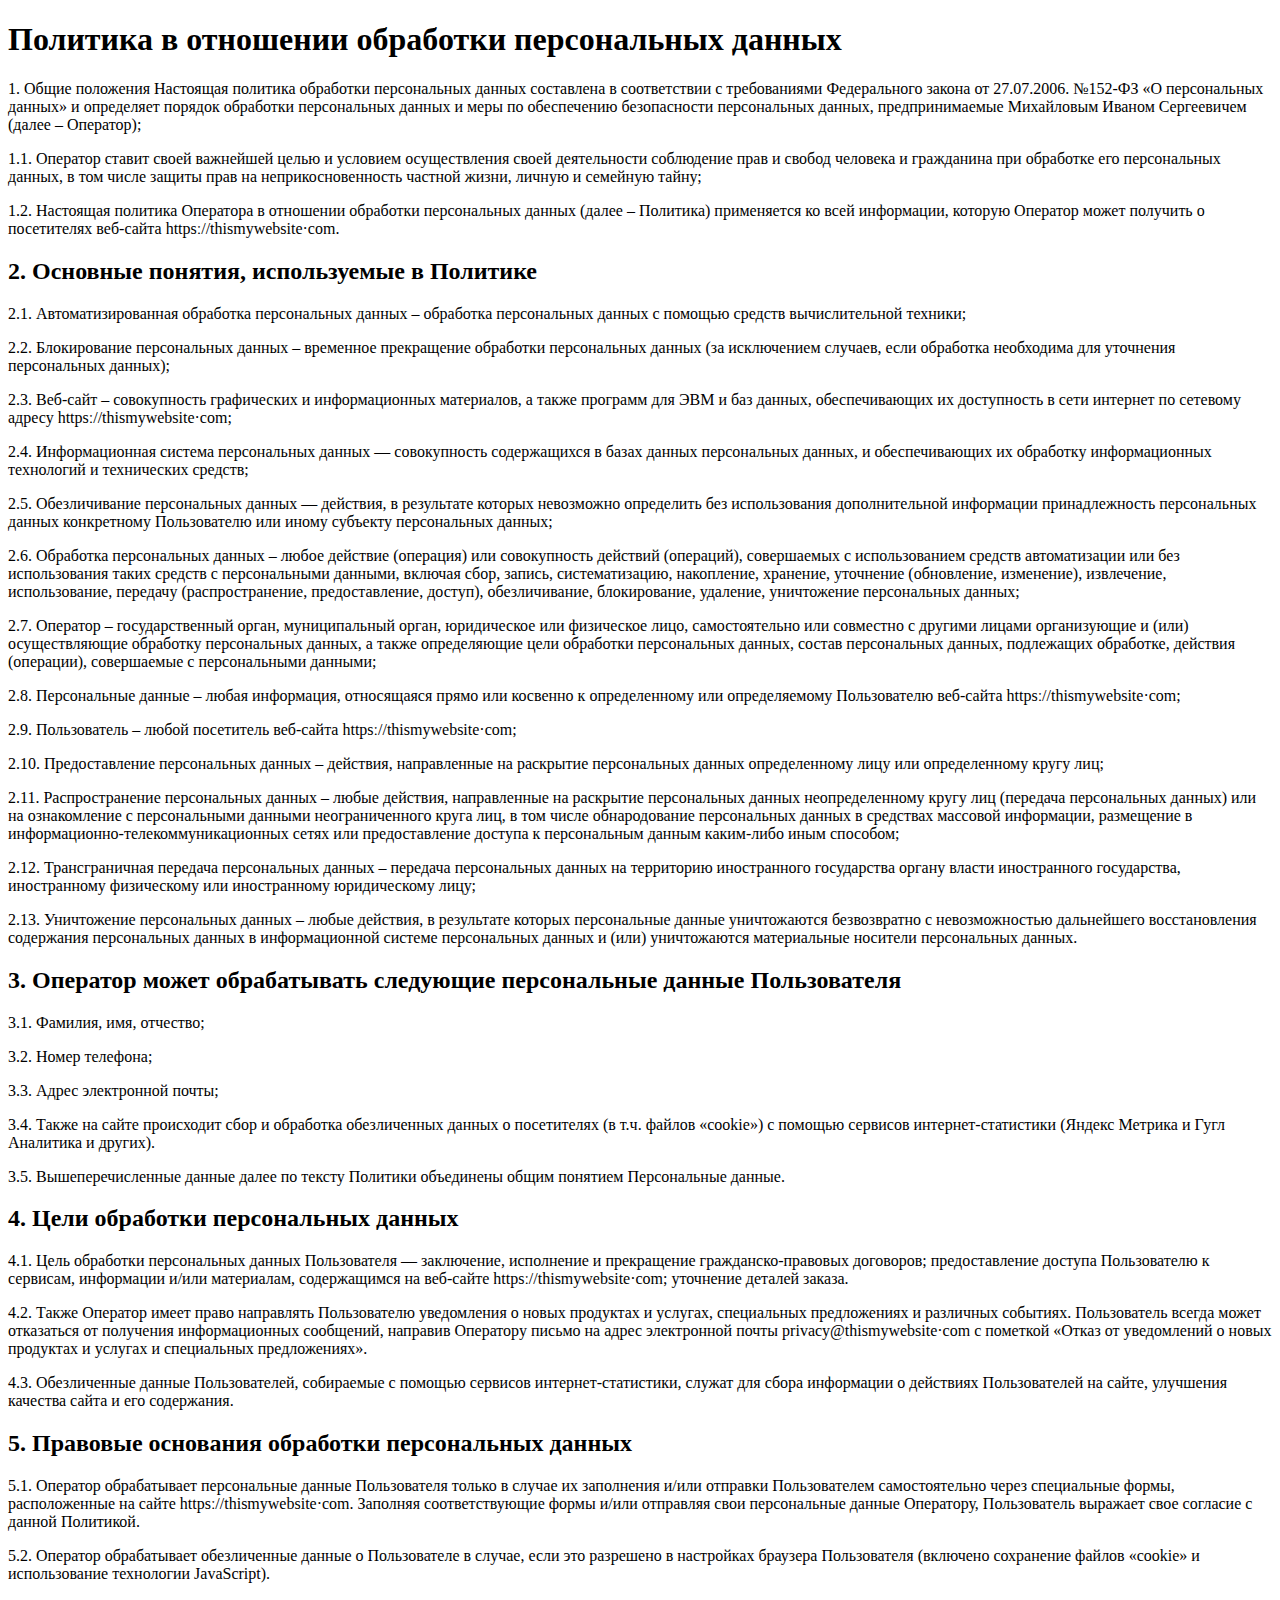
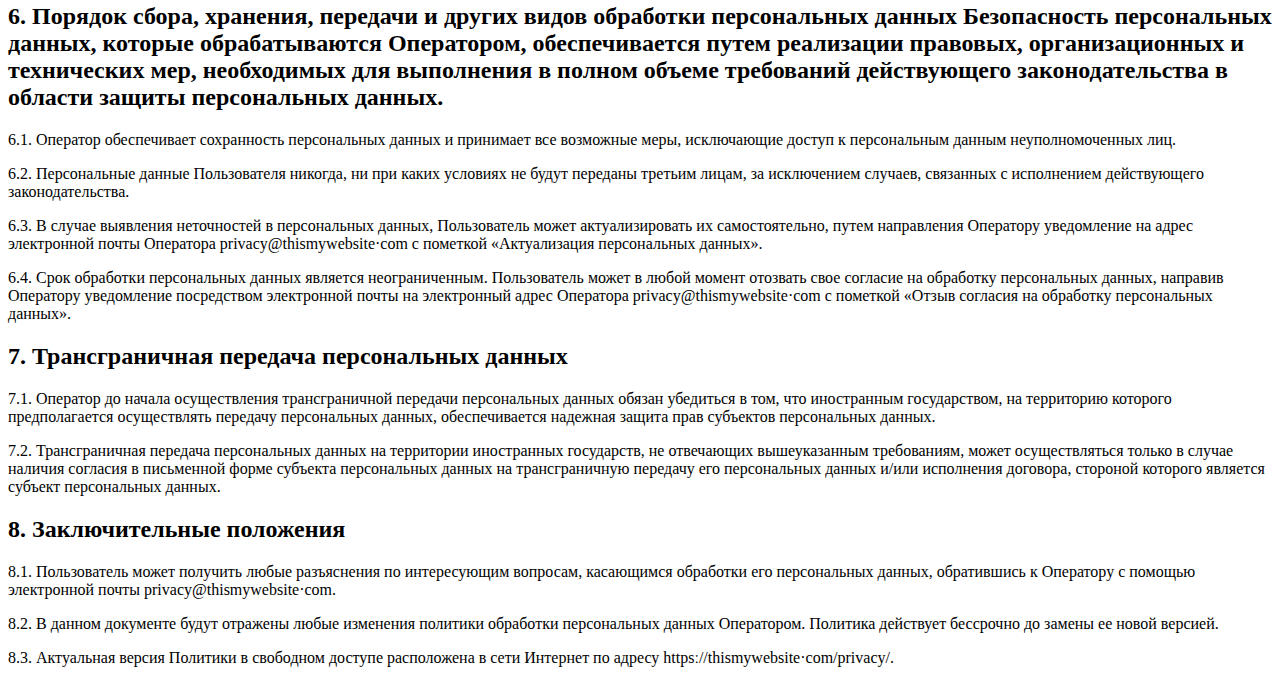
<file: policy.html>
<!DOCTYPE html><html lang="en"><head><meta charset="UTF-8"><meta name="viewport" content="width=device-width,initial-scale=1"><meta http-equiv="X-UA-Compatible" content="ie=edge"><title>Политика конфиденциальности</title><meta name="title" content="Политика конфиденциальности"><meta name="description" content="Политика в отношении обработки персональных данных"></head><body><h1>Политика в отношении обработки персональных данных</h1><p>1. Общие положения Настоящая политика обработки персональных данных составлена в соответствии с требованиями Федерального закона от 27.07.2006. №152-ФЗ «О персональных данных» и определяет порядок обработки персональных данных и меры по обеспечению безопасности персональных данных, предпринимаемые Михайловым Иваном Сергеевичем (далее – Оператор);</p><p>1.1. Оператор ставит своей важнейшей целью и условием осуществления своей деятельности соблюдение прав и свобод человека и гражданина при обработке его персональных данных, в том числе защиты прав на неприкосновенность частной жизни, личную и семейную тайну;</p><p>1.2. Настоящая политика Оператора в отношении обработки персональных данных (далее – Политика) применяется ко всей информации, которую Оператор может получить о посетителях веб-сайта httpsː//thismywebsite·com.</p><h2>2. Основные понятия, используемые в Политике</h2><p>2.1. Автоматизированная обработка персональных данных – обработка персональных данных с помощью средств вычислительной техники;</p><p>2.2. Блокирование персональных данных – временное прекращение обработки персональных данных (за исключением случаев, если обработка необходима для уточнения персональных данных);</p><p>2.3. Веб-сайт – совокупность графических и информационных материалов, а также программ для ЭВМ и баз данных, обеспечивающих их доступность в сети интернет по сетевому адресу httpsː//thismywebsite·com;</p><p>2.4. Информационная система персональных данных — совокупность содержащихся в базах данных персональных данных, и обеспечивающих их обработку информационных технологий и технических средств;</p><p>2.5. Обезличивание персональных данных — действия, в результате которых невозможно определить без использования дополнительной информации принадлежность персональных данных конкретному Пользователю или иному субъекту персональных данных;</p><p>2.6. Обработка персональных данных – любое действие (операция) или совокупность действий (операций), совершаемых с использованием средств автоматизации или без использования таких средств с персональными данными, включая сбор, запись, систематизацию, накопление, хранение, уточнение (обновление, изменение), извлечение, использование, передачу (распространение, предоставление, доступ), обезличивание, блокирование, удаление, уничтожение персональных данных;</p><p>2.7. Оператор – государственный орган, муниципальный орган, юридическое или физическое лицо, самостоятельно или совместно с другими лицами организующие и (или) осуществляющие обработку персональных данных, а также определяющие цели обработки персональных данных, состав персональных данных, подлежащих обработке, действия (операции), совершаемые с персональными данными;</p><p>2.8. Персональные данные – любая информация, относящаяся прямо или косвенно к определенному или определяемому Пользователю веб-сайта httpsː//thismywebsite·com;</p><p>2.9. Пользователь – любой посетитель веб-сайта httpsː//thismywebsite·com;</p><p>2.10. Предоставление персональных данных – действия, направленные на раскрытие персональных данных определенному лицу или определенному кругу лиц;</p><p>2.11. Распространение персональных данных – любые действия, направленные на раскрытие персональных данных неопределенному кругу лиц (передача персональных данных) или на ознакомление с персональными данными неограниченного круга лиц, в том числе обнародование персональных данных в средствах массовой информации, размещение в информационно-телекоммуникационных сетях или предоставление доступа к персональным данным каким-либо иным способом;</p><p>2.12. Трансграничная передача персональных данных – передача персональных данных на территорию иностранного государства органу власти иностранного государства, иностранному физическому или иностранному юридическому лицу;</p><p>2.13. Уничтожение персональных данных – любые действия, в результате которых персональные данные уничтожаются безвозвратно с невозможностью дальнейшего восстановления содержания персональных данных в информационной системе персональных данных и (или) уничтожаются материальные носители персональных данных.</p><h2>3. Оператор может обрабатывать следующие персональные данные Пользователя</h2><p>3.1. Фамилия, имя, отчество;</p><p>3.2. Номер телефона;</p><p>3.3. Адрес электронной почты;</p><p>3.4. Также на сайте происходит сбор и обработка обезличенных данных о посетителях (в т.ч. файлов «cookie») с помощью сервисов интернет-статистики (Яндекс Метрика и Гугл Аналитика и других).</p><p>3.5. Вышеперечисленные данные далее по тексту Политики объединены общим понятием Персональные данные.</p><h2>4. Цели обработки персональных данных</h2><p>4.1. Цель обработки персональных данных Пользователя — заключение, исполнение и прекращение гражданско-правовых договоров; предоставление доступа Пользователю к сервисам, информации и/или материалам, содержащимся на веб-сайте httpsː//thismywebsite·com; уточнение деталей заказа.</p><p>4.2. Также Оператор имеет право направлять Пользователю уведомления о новых продуктах и услугах, специальных предложениях и различных событиях. Пользователь всегда может отказаться от получения информационных сообщений, направив Оператору письмо на адрес электронной почты privacy@thismywebsite·com с пометкой «Отказ от уведомлений о новых продуктах и услугах и специальных предложениях».</p><p>4.3. Обезличенные данные Пользователей, собираемые с помощью сервисов интернет-статистики, служат для сбора информации о действиях Пользователей на сайте, улучшения качества сайта и его содержания.</p><h2>5. Правовые основания обработки персональных данных</h2><p>5.1. Оператор обрабатывает персональные данные Пользователя только в случае их заполнения и/или отправки Пользователем самостоятельно через специальные формы, расположенные на сайте httpsː//thismywebsite·com. Заполняя соответствующие формы и/или отправляя свои персональные данные Оператору, Пользователь выражает свое согласие с данной Политикой.</p><p>5.2. Оператор обрабатывает обезличенные данные о Пользователе в случае, если это разрешено в настройках браузера Пользователя (включено сохранение файлов «cookie» и использование технологии JavaScript).</p><h2>6. Порядок сбора, хранения, передачи и других видов обработки персональных данных Безопасность персональных данных, которые обрабатываются Оператором, обеспечивается путем реализации правовых, организационных и технических мер, необходимых для выполнения в полном объеме требований действующего законодательства в области защиты персональных данных.</h2><p>6.1. Оператор обеспечивает сохранность персональных данных и принимает все возможные меры, исключающие доступ к персональным данным неуполномоченных лиц.</p><p>6.2. Персональные данные Пользователя никогда, ни при каких условиях не будут переданы третьим лицам, за исключением случаев, связанных с исполнением действующего законодательства.</p><p>6.3. В случае выявления неточностей в персональных данных, Пользователь может актуализировать их самостоятельно, путем направления Оператору уведомление на адрес электронной почты Оператора privacy@thismywebsite·com с пометкой «Актуализация персональных данных».</p><p>6.4. Срок обработки персональных данных является неограниченным. Пользователь может в любой момент отозвать свое согласие на обработку персональных данных, направив Оператору уведомление посредством электронной почты на электронный адрес Оператора privacy@thismywebsite·com с пометкой «Отзыв согласия на обработку персональных данных».</p><h2>7. Трансграничная передача персональных данных</h2><p>7.1. Оператор до начала осуществления трансграничной передачи персональных данных обязан убедиться в том, что иностранным государством, на территорию которого предполагается осуществлять передачу персональных данных, обеспечивается надежная защита прав субъектов персональных данных.</p><p>7.2. Трансграничная передача персональных данных на территории иностранных государств, не отвечающих вышеуказанным требованиям, может осуществляться только в случае наличия согласия в письменной форме субъекта персональных данных на трансграничную передачу его персональных данных и/или исполнения договора, стороной которого является субъект персональных данных.</p><h2>8. Заключительные положения</h2><p>8.1. Пользователь может получить любые разъяснения по интересующим вопросам, касающимся обработки его персональных данных, обратившись к Оператору с помощью электронной почты privacy@thismywebsite·com.</p><p>8.2. В данном документе будут отражены любые изменения политики обработки персональных данных Оператором. Политика действует бессрочно до замены ее новой версией.</p><p>8.3. Актуальная версия Политики в свободном доступе расположена в сети Интернет по адресу httpsː//thismywebsite·com/privacy/.</p></body></html>
</file>
<file: css/style.min.css>
/*!
 * Bootstrap Reboot v4.3.1 (https://getbootstrap.com/)
 * Copyright 2011-2019 The Bootstrap Authors
 * Copyright 2011-2019 Twitter, Inc.
 * Licensed under MIT (https://github.com/twbs/bootstrap/blob/master/LICENSE)
 * Forked from Normalize.css, licensed MIT (https://github.com/necolas/normalize.css/blob/master/LICENSE.md)
 */@import url(https://fonts.googleapis.com/css2?family=Poppins:wght@500;700&display=swap);*,::after,::before{box-sizing:border-box}html{font-family:sans-serif;line-height:1.15;-webkit-text-size-adjust:100%;-webkit-tap-highlight-color:rgba(0,0,0,0)}article,aside,figcaption,figure,footer,header,hgroup,main,nav,section{display:block}body{margin:0;font-family:-apple-system,BlinkMacSystemFont,"Segoe UI",Roboto,"Helvetica Neue",Arial,"Noto Sans",sans-serif,"Apple Color Emoji","Segoe UI Emoji","Segoe UI Symbol","Noto Color Emoji";font-size:1rem;font-weight:400;line-height:1.5;color:#212529;text-align:left;background-color:#fff}[tabindex="-1"]:focus{outline:0!important}hr{box-sizing:content-box;height:0;overflow:visible}h1,h2,h3,h4,h5,h6{margin-top:0;margin-bottom:.5rem}p{margin-top:0;margin-bottom:1rem}abbr[data-original-title],abbr[title]{text-decoration:underline;-webkit-text-decoration:underline dotted;text-decoration:underline dotted;cursor:help;border-bottom:0;-webkit-text-decoration-skip-ink:none;text-decoration-skip-ink:none}address{margin-bottom:1rem;font-style:normal;line-height:inherit}dl,ol,ul{margin-top:0;margin-bottom:1rem}ol ol,ol ul,ul ol,ul ul{margin-bottom:0}dt{font-weight:700}dd{margin-bottom:.5rem;margin-left:0}blockquote{margin:0 0 1rem}b,strong{font-weight:bolder}small{font-size:80%}sub,sup{position:relative;font-size:75%;line-height:0;vertical-align:baseline}sub{bottom:-.25em}sup{top:-.5em}a{color:#007bff;text-decoration:none;background-color:rgba(0,0,0,0)}a:hover{color:#0056b3;text-decoration:underline}a:not([href]):not([tabindex]){color:inherit;text-decoration:none}a:not([href]):not([tabindex]):focus,a:not([href]):not([tabindex]):hover{color:inherit;text-decoration:none}a:not([href]):not([tabindex]):focus{outline:0}code,kbd,pre,samp{font-family:SFMono-Regular,Menlo,Monaco,Consolas,"Liberation Mono","Courier New",monospace;font-size:1em}pre{margin-top:0;margin-bottom:1rem;overflow:auto}figure{margin:0 0 1rem}img{vertical-align:middle;border-style:none}svg{overflow:hidden;vertical-align:middle}table{border-collapse:collapse}caption{padding-top:.75rem;padding-bottom:.75rem;color:#6c757d;text-align:left;caption-side:bottom}th{text-align:inherit}label{display:inline-block;margin-bottom:.5rem}button{border-radius:0}button:focus{outline:1px dotted;outline:5px auto -webkit-focus-ring-color}button,input,optgroup,select,textarea{margin:0;font-family:inherit;font-size:inherit;line-height:inherit}button,input{overflow:visible}button,select{text-transform:none}select{word-wrap:normal}[type=button],[type=reset],[type=submit],button{-webkit-appearance:button}[type=button]:not(:disabled),[type=reset]:not(:disabled),[type=submit]:not(:disabled),button:not(:disabled){cursor:pointer}[type=button]::-moz-focus-inner,[type=reset]::-moz-focus-inner,[type=submit]::-moz-focus-inner,button::-moz-focus-inner{padding:0;border-style:none}input[type=checkbox],input[type=radio]{box-sizing:border-box;padding:0}input[type=date],input[type=datetime-local],input[type=month],input[type=time]{-webkit-appearance:listbox}textarea{overflow:auto;resize:vertical}fieldset{min-width:0;padding:0;margin:0;border:0}legend{display:block;width:100%;max-width:100%;padding:0;margin-bottom:.5rem;font-size:1.5rem;line-height:inherit;color:inherit;white-space:normal}progress{vertical-align:baseline}[type=number]::-webkit-inner-spin-button,[type=number]::-webkit-outer-spin-button{height:auto}[type=search]{outline-offset:-2px;-webkit-appearance:none}[type=search]::-webkit-search-decoration{-webkit-appearance:none}::-webkit-file-upload-button{font:inherit;-webkit-appearance:button}output{display:inline-block}summary{display:list-item;cursor:pointer}template{display:none}[hidden]{display:none!important}*{font-family:Poppins,sans-serif;margin:0;padding:0}.container{width:1140px;margin:0 auto}.divider{width:60px;height:3px;background-color:#896087;margin:25px auto 0 auto}p{margin:0}.promo{min-height:100vh;position:relative;background:url(../img/main_bg.jpg) no-repeat 50%/cover;padding-top:205px}.promo__wrapper-title{padding-left:150px}.promo__title{width:535px;margin-top:10px}.promo__subtitle{position:relative;padding-left:10px;z-index:2}.promo__subtitle:before{content:"";position:absolute;z-index:-1;top:-25%;left:0;width:36px;height:36px;border-radius:100%;background:#896087}.promo__btns{margin-top:25px;display:flex;align-items:center;justify-content:space-between;width:250px}.promo__btns .about-me:hover{background:rgba(58,255,84,.3)}.promo__link{color:#000;font-weight:700}.promo__link:hover{color:#000;text-decoration:none;box-shadow:0 0 40px #3aff54}.title{font-weight:700;font-size:36px;line-height:60px}.title_fz14{font-size:14px;line-height:21px}.title_fz16{font-size:16px;line-height:24px}.title_fz20{font-size:20px;line-height:30px}.title_fz36{font-size:36px}.title_fz48{font-size:48px}.title__section-title{position:relative;text-align:center}.title__section-title:before{content:"";position:absolute;z-index:-1;top:-25%;left:0;width:36px;height:36px;border-radius:100%;background:#896087}.title__section-title:before{top:-6px;left:50%;transform:translateX(-50%)}.title__section-subtitle{text-align:center}.btn{height:45px;background:#896087;box-shadow:0 4px 4px rgba(0,0,0,.15);padding:12px 25px}.sidepanel{position:fixed;top:140px;left:20px;display:flex;flex-direction:column;justify-content:space-between;align-items:center;height:340px;z-index:3}.sidepanel__link{transform:rotate(-90deg)}.sidepanel__link:hover svg path{fill:#3aff54}.sidepanel__divider{width:2px;height:70px;background-color:#000}.sidepanel__text{height:150px;width:25px}.sidepanel__text span{transform:rotate(-90deg) translate(-30%,-260%);display:block;width:150px}.hamburger{position:absolute;top:20px;right:30px;height:21px;display:flex;flex-direction:column;justify-content:space-between;align-items:flex-end;cursor:pointer}.hamburger:hover span{background:#3aff54}.hamburger span{display:block;width:30px;height:3px;background:#896087}.hamburger span.long{width:36px}.menu{position:fixed;top:0;left:-100%;width:100%;height:100vh;z-index:10;visibility:hidden;opacity:0;transition:all .6s}.menu.active{left:0;visibility:visible;opacity:1}.menu__block{position:relative;width:345px;background-color:#896087;height:100%;padding-top:140px;padding-left:40px;transition:all .6s;z-index:10}.menu__close{position:absolute;top:25px;right:25px;cursor:pointer}.menu__list{list-style-type:none;padding-left:35px}.menu__link{position:relative;font-weight:700;font-size:24px;line-height:36px;margin-bottom:15px}.menu__link:before{content:"";position:absolute;left:-35px;top:10px;width:15px;height:15px;border-radius:100%;border:1px solid #000;transition:all .6s}.menu__link:hover:before{background-color:#fff}.menu__link a{color:#fff}.menu__social{position:absolute;bottom:50px;left:50%;transform:translateX(-50%);width:90px;display:flex;justify-content:space-between;align-items:center}.menu__overlay{position:fixed;top:0;left:0;width:100%;height:100%;background-color:#fff;opacity:.75}.about{padding-top:120px}.about__wrapper{display:grid;grid-template-columns:400px 670px;grid-template-rows:minmax(245px,auto) minmax(255px,auto);grid-auto-rows:minmax(245px,auto);-moz-column-gap:70px;column-gap:70px;row-gap:40px}.about__photo{grid-row:1/3}.about__photo img{width:100%;height:100%;-o-object-fit:cover;object-fit:cover}.about__descr{padding-top:6px}.about__descr .divider{margin:0}.about__title{position:relative;padding:1px 0 0 12px}.about__title:before{content:"";position:absolute;z-index:-1;top:-25%;left:0;width:36px;height:36px;border-radius:100%;background:#896087}.about__text{margin-top:20px;font-size:16px;line-height:17px}.about__skills{display:grid;grid-template:repeat(2,minmax(115px,auto))/repeat(2,260px);grid-auto-rows:1fr;-moz-column-gap:50px;column-gap:50px;row-gap:20px}.about__skills-item{display:grid;grid-template-columns:40px 200px;-moz-column-gap:20px;column-gap:20px}.about__skills-circle{position:relative;padding:15px 0 0 15px}.about__skills-circle:before{content:"";position:absolute;z-index:-1;top:-25%;left:0;width:36px;height:36px;border-radius:100%;background:#896087}.about__skills-circle:before{top:0}.about__skills-text{margin-top:6px;font-size:14px;line-height:14px}.resume{padding-top:120px}.resume__wrapper{padding:60px 65px 0 65px;display:grid;grid-template-columns:repeat(2,425px);-moz-column-gap:135px;column-gap:135px}.resume__column-title{position:relative;padding-left:35px}.resume__column-title:before{content:"";position:absolute;width:15px;height:15px;background:#896087;border-radius:100%;left:-7px;top:50%;transform:translateY(-50%)}.resume__column ul{list-style-type:none}.resume__column ul li{position:relative}.resume__column ul li:after{content:"";width:1px;height:calc(100% + 16px);position:absolute;top:-16px;left:0;background-color:#000}.resume__item{position:relative}.resume__item:before{content:"";height:1px;width:45px;position:absolute;top:68px;background-color:#000}.resume__item-head{position:relative;padding:45px 0 0 100px}.resume__item-head h4{margin-bottom:0}.resume__item-body{padding-left:43px;margin-top:12px}.resume__item-icon{position:absolute;top:50px;left:45px}.resume__item-icon:before{content:"";position:absolute;z-index:-1;top:-25%;left:0;width:36px;height:36px;border-radius:100%;background:#896087}.resume__item-icon img{position:absolute;left:17px;top:14px}.resume__item-location{font-size:14px;line-height:16px;margin-top:5px}.resume__item-body{font-size:14px;line-height:16px}.skills{padding-top:120px}.skills__items{margin-top:60px;padding:0 10px;display:grid;grid-template:repeat(2,minmax(270px,auto))/repeat(4,270px);grid-auto-rows:minmax(270px,auto);gap:13px}.skills__item{border:1px solid #000;padding:30px 30px 25px 30px}.skills__item-img{display:flex;align-items:center;min-height:65px}.skills__item h3{margin-top:20px;margin-bottom:0}.skills__item p{margin-top:15px;margin-bottom:0;font-size:14px;line-height:16px}.skills__ratings{margin-top:120px;display:grid;grid-template:repeat(2,minmax(70px,auto))/repeat(3,350px);-moz-column-gap:45px;column-gap:45px;row-gap:35px}.skills__ratings-item{display:grid;grid-template:minmax(21px,auto) 14px/200px 35px;justify-content:space-between;align-content:space-between}.skills__ratings-title{position:relative;padding:2px 0 0 13px}.skills__ratings-title:before{content:"";position:absolute;z-index:-1;top:-25%;left:0;width:36px;height:36px;border-radius:100%;background:#896087}.skills__ratings-counter{font-size:14px;line-height:21px}.skills__ratings-line{width:350px;height:14px;background-color:#e8e4de;border-radius:4px;grid-column:1/3}.skills__ratings-line span{display:block;height:100%;background-color:#896087;border-radius:4px}.portfolio{padding-top:120px}.portfolio__wrapper{margin-top:60px;display:grid;justify-content:center;grid-template:repeat(2,280px)/repeat(3,280px);grid-auto-rows:280px;gap:15px}.portfolio__wrapper .vertical{grid-row:1/3;grid-column:3/4}.portfolio__wrapper .horizonal{grid-row:2/3;grid-column:1/3}.portfolio__item{transition:all .6s}.portfolio__item img{width:100%;height:100%;-o-object-fit:cover;object-fit:cover}.portfolio__item:hover{transform:scale(1.1)}.price{padding-top:60px}.price__wrapper{margin-top:60px;padding:0 60px;display:grid;grid-template:repeat(3,minmax(45px,auto))/repeat(2,365px);grid-auto-rows:minmax(45px,auto);row-gap:15px;justify-content:space-between}.price__item{position:relative;display:grid;grid-template:repeat(2,minmax(21px,auto))/repeat(2,auto);row-gap:5px;padding-left:25px}.price__item:before{content:"";width:15px;height:15px;background-color:#896087;border-radius:100%;position:absolute;top:5px}.price__count,.price__type{font-weight:700;font-size:16px;line-height:18px}.price__count{justify-self:end}.price__descr{grid-column:1/3;font-size:14px;line-height:16px}.contacts{padding:120px 0 90px 0}.contacts__wrapper{padding:0 35px 0 52px;display:grid;grid-template-columns:400px 585px;justify-content:space-between}.contacts__photo img{width:100%;height:100%;-o-object-fit:cover;object-fit:cover}.contacts__descr{padding-top:6px}.contacts__descr .divider{margin:0}.contacts__title{position:relative;padding:1px 0 0 12px}.contacts__title:before{content:"";position:absolute;z-index:-1;top:-25%;left:0;width:36px;height:36px;border-radius:100%;background:#896087}.contacts__social,.contacts__text{margin-top:20px}.contacts__link{margin-right:25px}.contacts__link img{max-width:30px;max-height:30px}.contacts__link:hover{text-decoration:none}.contacts__form{margin-top:30px;display:grid;grid-template:45px 190px 45px/repeat(2,280px);justify-content:space-between;row-gap:27px}.contacts__form label{display:block;position:absolute;top:-9px;left:12px;height:18px;padding:0 8px;background-color:#fff;font-size:12px;margin-bottom:0}.contacts__triggers{grid-column:1/3;display:grid;grid-template-columns:repeat(2,auto);-moz-column-gap:35px;column-gap:35px}.contacts__policy{font-size:12px;line-height:14px;display:flex;align-items:center}.contacts__policy input{margin-right:10px}.contacts__input{position:relative}.contacts__input input{width:100%;height:100%;padding:0 20px;font-size:12px}.contacts__textarea{position:relative;grid-column:1/3}.contacts__textarea textarea{width:100%;height:100%;resize:none;padding:20px;font-size:12px}.contacts__btn{border:none;font-weight:700;font-size:14px;line-height:21px}.contacts__btn:hover{box-shadow:0 0 40px green}@media(max-width:1439px){.sidepanel{display:none}}@media(max-width:1300px){.title_fz48{font-size:28px}.promo__wrapper-title{padding-left:200px}.promo__title{line-height:39px;width:300px}}@media(max-width:1200px){.container{max-width:960px}.about__wrapper{grid-template-columns:400px 520px;-moz-column-gap:40px;column-gap:40px}.about__skills{-moz-column-gap:20px;column-gap:20px;grid-template:repeat(2,minmax(115px,auto))/repeat(2,250px)}.about__skills-item{grid-template-columns:40px 195px;-moz-column-gap:15px;column-gap:15px}.resume__wrapper{padding:40px 20px 0 20px;-moz-column-gap:80px;column-gap:80px}.skills__items{grid-template-columns:repeat(auto-fit,270px);justify-content:space-between}.skills__ratings{grid-template-columns:repeat(auto-fit,350px);grid-auto-rows:minmax(70px,auto);justify-content:space-between;padding:0 30px}.contacts__wrapper{padding:0;grid-template-columns:400px 520px}.contacts__form{grid-template:45px 190px 45px/repeat(2,250px)}}@media(max-width:992px){.container{max-width:720px}.promo__wrapper-title{padding-left:60px}.title_fz36{font-size:30px;line-height:42px;margin-top:26px}.divider{margin:15px auto 0 auto}.about__wrapper{grid-template-columns:300px 380px}.about__skills{grid-template-columns:380px;grid-auto-rows:minmax(115px,auto)}.about__skills-item{grid-template-columns:40px 320px;-moz-column-gap:20px;column-gap:20px}.resume__wrapper{-moz-column-gap:60px;column-gap:60px;grid-template-columns:repeat(2,320px)}.skills__items{padding:0 20px}.skills__ratings{grid-template-columns:repeat(auto-fit,320px);justify-content:space-between;padding:0;-moz-column-gap:0;column-gap:0}.skills__ratings-line{width:100%}.portfolio__wrapper{grid-template-columns:repeat(auto-fit,280px);grid-auto-rows:280px;justify-content:space-around;row-gap:35px}.portfolio__wrapper .horizonal,.portfolio__wrapper .vertical{grid-row:unset;grid-column:unset}.price__wrapper{grid-template-columns:repeat(auto-fit,350px);padding:0}.contacts__wrapper{grid-template-columns:300px 400px}.contacts__form{grid-template:45px 190px 45px/repeat(2,195px)}.contacts__btn{padding:8px 25px;line-height:16px}}@media(max-width:768px){.container{max-width:540px}.title_fz48{font-size:28px}.promo__wrapper-title{padding-left:10px}.promo__title{line-height:39px;width:300px}.about{padding-top:40px}.about__wrapper{grid-template:400px auto auto/1fr}.about__photo{grid-row:unset}.about__skills{grid-template-columns:repeat(2,260px)}.about__skills-item{grid-template-columns:40px 200px;-moz-column-gap:20px;column-gap:20px}.resume{padding-top:40px}.resume__wrapper{grid-template-columns:1fr;-moz-column-gap:60px;column-gap:60px;row-gap:40px}.skills{padding-top:40px}.skills__items{padding:0;justify-content:center;gap:20px}.skills__ratings{grid-template-columns:repeat(auto-fit,320px);grid-auto-rows:minmax(70px,auto);justify-content:center;margin-top:40px}.skills__ratings-line{width:100%}.portfolio{padding-top:40px}.price{padding-top:40px}.price__wrapper{margin-top:20px;justify-content:center}.contacts{padding-top:40px}.contacts__photo{display:none}.contacts__wrapper{grid-template-columns:1fr}.contacts__form{grid-template:45px 190px 45px/repeat(2,250px)}}@media(max-width:576px){.container{width:100%;padding:0 10px}.promo__wrapper-title{width:200px}.promo__subtitle span{display:none}.promo__title{width:100%;line-height:30px}.title_fz48{font-size:20px}.title_fz36{font-size:24px;line-height:36px}.hamburger{right:20px}.menu__block{width:250px;padding-left:20px}.promo{background:url(../img/main_bg.jpg) no-repeat 57%/cover}.promo__btns{margin-top:30px}.about__wrapper{grid-template:340px auto auto/1fr}.about__skills{grid-template-columns:1fr}.resume__wrapper{padding:40px 5px 0 5px}.skills__items{margin-top:20px}.skills__ratings{grid-template-columns:repeat(auto-fit,300px)}.price__wrapper{grid-template-columns:repeat(auto-fit,295px)}.contacts{padding-bottom:50px}.contacts__form{grid-template:45px 45px 190px minmax(45px,auto)/1fr}.contacts__textarea{grid-column:unset;width:100%}.contacts__triggers{grid-column:unset;grid-template-columns:1fr;-moz-column-gap:unset;column-gap:unset;row-gap:20px}.contacts__btn{order:2;max-width:220px;margin:0 auto}.contacts__policy{width:180px;margin:0 auto;line-height:18px}}
</file>
<file: glopt/css/style.min.css>
*{font-family:Roboto,sans-serif}.condensed{font-family:"Roboto Condensed",sans-serif}.map{height:500px}.promo{position:relative;min-height:680px;padding:23px 0 20px 0;background:url(../img/main_bg.png) center center/cover no-repeat}.promo nav{display:flex;justify-content:space-between;align-items:center}.promo .menu{display:flex;justify-content:space-between;align-items:center;padding-left:0;list-style-type:none}.promo .menu_link{color:#fff;font-size:15px;line-height:16px;font-weight:400}.promo .menu_link:hover{text-decoration:none;border-bottom:1px solid #ec644b;padding-bottom:2px;color:#ec644b}.promo .menu_item{border-right:1px dotted rgba(255,255,255,.4);padding:0 13px;height:23px}.promo .menu_item:last-child{border-right:none}.promo .header_call{display:flex;flex-direction:column;color:#fff}.promo .header_call__text{margin-left:auto;font-size:14px;line-height:24px;font-weight:300}.promo .header_call__phone{font-size:19px;line-height:24px;font-weight:700;color:#fff}.promo .header_call__phone:hover{text-decoration:none;color:#ec644b}.promo_button{font-size:13px;line-height:22px;font-weight:400;text-transform:uppercase;color:#fff;background-color:#ec644b;border:none;border-radius:50px;width:160px;height:45px}.promo .first_header{margin-top:9px;text-align:center;font-size:24px;line-height:1.2;font-weight:300;color:#fff}.promo .second_header{text-align:center;font-size:72px;line-height:1.2;font-weight:700;text-transform:uppercase;color:#ec644b}.promo .third_header{margin-top:-10px;text-align:center;font-size:42px;line-height:1.2;font-weight:400;text-transform:uppercase;color:#fff}.promo .horizontal_line{display:block;margin:38px auto 27px auto}.promo__icons{display:flex;justify-content:space-between}.promo__icon{width:300px;text-align:center;font-size:16px;line-height:22px;font-weight:300;color:#fff}.promo__icon img{display:block;margin:0 auto;margin-bottom:13px}.promo_button-down{display:block;margin:39px auto;font-size:15px;line-height:17px;font-weight:700;text-transform:uppercase;color:#fff;background-color:#ec644b;border:none;border-radius:50px;width:230px;height:57px}.advantages{padding:58px 0 51px 0;background-color:#f3f3f3}.advantages__block{display:flex;justify-content:center;margin-top:31px}.advantages__image{margin-right:14px;width:65px}.advantages__subtitle{font-size:16px;line-height:22px;font-weight:700;color:#ec644b;width:450px}.advantages__text{font-size:14px;font-weight:300;color:#3a3a3a;width:450px}.title{margin-bottom:0;text-align:center;font-size:26px;line-height:23px;font-weight:700;text-transform:uppercase;color:#2e2e2e}.work{padding:51px 0 57px 0}.work__subheader{margin-top:38px;text-align:center;font-size:21px;line-height:24px;font-weight:300;color:#2e2e2e;width:885px}.work__block{margin-top:37px}.work__image{width:360px;height:210px}.work__subtitle{text-align:center;margin-top:28px;font-size:18px;line-height:22px;font-weight:700;color:#ec644b}.work__text{text-align:justify;margin-top:10px;font-size:14px;font-weight:300;color:#3a3a3a}.agent{padding:58px 0 75px 0;min-height:342px;background:url(../img/agent_bg.png) center center/cover no-repeat}.agent__logo{display:block;margin:0 auto;width:102px;height:102px}.agent__subheader{margin-bottom:0;margin-top:20px;text-align:center;font-size:26px;line-height:23px;font-weight:700;color:#fff}.agent__text{margin-top:22px;text-align:center;font-size:20px;line-height:27px;font-weight:300;color:#fff}.price{padding:53px 0 80px 0}.price__divider{margin:0 auto;margin-top:20px;width:148px;height:1px;background-color:#ec644b}.price__subtitle{margin-top:17px;text-align:center;font-size:21px;line-height:24px;font-weight:300;color:#2e2e2e}.price .catalog{margin-top:34px}.price .catalog-item{width:262px;min-height:357px;background-color:#fff;border:1px solid #e9e9e9;overflow:hidden}.price .catalog-item__banner{display:flex;justify-content:center;align-items:center;width:261px;height:61px;background-color:#25333c;text-align:center;font-size:16px;line-height:23px;font-weight:700;text-transform:uppercase;color:#fff}.price .catalog-item__img{display:block;margin:0 auto;margin-top:14px;max-width:100%;max-height:58px}.price .catalog-item__subtitle{margin-top:12px;font-size:14px;line-height:23px;font-weight:400;text-transform:uppercase;color:#2e2e2e;text-align:center}.price .catalog-item__price{font-size:28px;line-height:30px;text-transform:none;color:#ec644b;text-align:center}.price .catalog-item__descr{display:block;margin-top:19px;font-size:14px;line-height:20px;font-weight:300;color:#2e2e2e;text-align:center}.price .catalog-item__link{display:block;margin:25px auto;width:160px;height:45px;font-size:12px;line-height:22px;font-weight:400;text-transform:uppercase;color:#fff;background-color:#ec644b;border:none;border-radius:50px;text-align:center}.price .catalog-item__link:hover{text-decoration:none}.price .catalog-item__wrapper{display:flex;width:calc(200% + 40px)}.price .catalog-item__content{width:50%;margin-right:0;transform:translateX(-100%);transition:.5s all}.price .catalog-item__content_active{transform:translateX(0);margin-right:30px}.price .catalog-item__detailed{position:relative;width:50%;transform:translateX(0);transition:.5s all;padding:10px 35px 0 10px;margin-top:10px;margin-bottom:0;list-style-type:none}.price .catalog-item__detailed_active{transform:translateX(-100%);margin-left:0}.price .catalog-item__text{max-height:260px;text-align:center;font-size:15px;font-weight:300;color:#3a3a3a}.price .catalog-item__back{position:absolute;bottom:0;left:50%;transform:translateX(calc(-50% - 10px));display:block;margin:25px auto;width:160px;height:45px;font-size:12px;line-height:22px;font-weight:400;text-transform:uppercase;color:#fff;background-color:#ec644b;border:none;border-radius:50px;text-align:center}.price .catalog-item__back:hover{text-decoration:none}.price__subheader{margin-top:55px;text-align:center;font-size:28px;line-height:23px;font-weight:400;color:#3a3a3a}.price__logo{display:flex;justify-content:center;align-items:center;position:absolute;margin-top:20px;background-color:#fff;width:118px;height:118px;left:50%;transform:translateX(-50%);z-index:100}.price__consultation{position:relative;display:flex;justify-content:center;align-items:center;margin-top:77px;height:166px;border-width:1px 2px 1px 2px;border-style:solid;border-color:rgba(137,137,137,.3) rgba(137,137,137,.7) rgba(137,137,137,.3) rgba(137,137,137,.7);z-index:0}.price__consultation input{margin:16px 2px 0 2px;width:270px;height:47px;background-color:#fff;border:1px solid rgba(0,0,0,.2);border-radius:50px;padding-left:29px;font-size:13px;line-height:24px;font-weight:300}.price__button{display:flex;justify-content:center;align-items:center;position:absolute;margin-top:165px;width:196px;background-color:#fff;left:50%;transform:translateX(-50%);z-index:100}.price__button button{width:180px;height:45px;background-color:#ec644b;border:none;border-radius:50px;font-size:12px;line-height:22px;font-weight:400;text-transform:uppercase;color:#fff}.managers{padding:58px 0 75px 0;min-height:342px;background:url(../img/managers_bg.png) center center/cover no-repeat}.managers__logo{display:block;margin:0 auto;width:102px;height:102px}.managers__subheader{margin-bottom:0;margin-top:20px;text-align:center;font-size:26px;line-height:23px;font-weight:700;color:#fff}.managers__text{margin-top:22px;text-align:center;font-size:18px;line-height:27px;font-weight:300;color:#fff}.scheme{padding:51px 0 46px 0;background-color:#f3f3f3}.scheme__block{display:flex;justify-content:center;margin-top:33px}.scheme__image{display:block;justify-content:center;align-items:center;margin:0 auto;width:56px;height:57px}.scheme__subtitle{margin-top:7px;text-align:center;font-size:16px;line-height:20px;font-weight:700;color:#ec644b;width:260px}.scheme__text{margin-top:5px;text-align:center;font-size:14px;font-weight:300;color:#3a3a3a;width:260px}.scheme .second_row{display:flex;justify-content:space-between;margin-top:31px;margin:0 auto;width:830px}.another{padding:51px 0 46px 0;background-color:#f3f3f3}.another__section{margin-top:30px;display:grid;grid-template:repeat(2,minmax(110px,auto))/repeat(8,130px);grid-auto-rows:minmax(110px,auto);-moz-column-gap:15px;column-gap:15px;justify-content:center;align-items:start}.another__block{text-align:center;display:grid;grid-template:minmax(57px,auto) minmax(20px,auto) minmax(100px,auto)/260px;row-gap:3px}.another__subtitle{font-size:16px;line-height:20px;font-weight:700;color:#ec644b}.another__text{font-size:14px;font-weight:300;color:#3a3a3a}#first{grid-column:1/3}#second{grid-column:3/5}#third{grid-column:5/7}#fourth{grid-column:7/9}#fifth{grid-column:2/4}#sixth{grid-column:4/6}#seventh{grid-column:6/8}.feedback{padding:51px 0 65px 0}.feedback__divider{margin:0 auto;margin-top:25px;width:148px;height:1px;background-color:#ec644b}.feedback__subtitle{margin-top:17px;text-align:center;font-size:21px;line-height:24px;font-weight:300;color:#2e2e2e}.feedback .slider{position:relative;display:flex;justify-content:center;align-items:center;padding:0 39px}.feedback .slider__img{width:70px;height:70px;border-radius:100%}.feedback .slider__subtitle{margin-top:8px;font-size:12px;line-height:16px;font-weight:700;color:#3a3a3a}.feedback .slider__descr{margin-top:3px;text-align:justify;font-size:8px;font-weight:300}.feedback .slider__descr span{display:block;margin:0 auto;text-align:center}.feedback .slider .slick-slide{margin:0 25px;margin-top:79px;width:360px;opacity:.3;text-align:center}.feedback .slider .slick-center{margin-top:31px;opacity:1;width:600px}.feedback .slider .slick-center .slider__img{width:114px;height:114px;border-radius:100%}.feedback .slider .slick-center .slider__subtitle{margin-top:17px;font-size:18px;line-height:22px;font-weight:700;color:#3a3a3a}.feedback .slider .slick-center .slider__descr{margin-top:7px;text-align:justify;font-size:14px;font-weight:300}.feedback .slider .slick-list{max-width:900px}.feedback .slider .slick-track{display:flex}.feedback .slider .slick-arrow{position:absolute;top:50%;transform:translateY(-50%);z-index:10;font-size:0;width:14px;height:46px;border:none}.feedback .slider .slick-disabled{opacity:0}.feedback .slider .slick-prev{top:85px;left:445px;background:url(../icons/slick_prev.png) 0 0/100% no-repeat}.feedback .slider .slick-next{top:85px;right:445px;background:url(../icons/slick_next.png) 0 0/100% no-repeat}.questions{position:relative;padding:62px 0 79px 0;min-height:438px;background:url(../img/questions_bg.png) center center/cover no-repeat}.questions__grid{display:grid;grid-template-rows:68px 229px;grid-template-columns:896px;justify-content:center}.questions__header{padding:20px 0 19px 0;display:flex;justify-content:center;align-items:center;line-height:100%;background-color:#25333c}.questions__title{text-align:center;font-size:19px;font-weight:700;text-transform:uppercase;color:#fff}.questions__subtitle{margin-top:3px;text-align:center;font-size:14px;font-weight:400;text-transform:uppercase;color:#fff}.questions__form{position:relative;display:flex;padding:17px 38px 25px 40px;background-color:rgba(255,255,255,.7);z-index:0}.questions__form input{padding:19px 28px;width:270px;height:47px;background-color:#fff;border:1px solid rgba(0,0,0,.2);border-radius:50px;font-size:13px;line-height:24px;font-weight:300;color:rgba(16,16,16,.7)}.questions__form textarea{padding:19px 28px;margin-top:6px;width:818px;height:73px;background-color:#fff;border:1px solid rgba(0,0,0,.2);border-radius:10px;font-size:13px;line-height:24px;font-weight:300;color:rgba(16,16,16,.7);resize:none}.questions__button{left:50%;transform:translateX(-50%);position:absolute;margin-top:10px}.questions__button button{width:180px;height:45px;background-color:#ec644b;border:none;border-radius:50px;font-size:12px;line-height:22px;font-weight:400;text-transform:uppercase;color:#fff}.footer{padding:24px 0 36px 0;min-height:201px;background-color:#25333c}.footer__header{display:flex;align-items:center}.footer__logo{width:68px;height:71px}.footer__subtitle{margin:0 245px 0 43px;font-size:16px;line-height:20px;font-weight:700;color:#fff}.footer__call{display:flex;flex-direction:column}.footer__questions{margin-left:auto;font-size:14px;line-height:24px;font-weight:300;color:#fff}.footer__phone{font-size:19px;line-height:24px;font-weight:700;color:#fff}.footer__phone:hover{text-decoration:none;color:#ec644b}.footer__button{margin-left:19px;font-size:13px;line-height:22px;font-weight:400;text-transform:uppercase;color:#fff;background-color:#ec644b;border:none;border-radius:50px;width:160px;height:45px}.footer__divider{margin-top:26px;background-color:#fff;height:1px;opacity:.3}.footer__policy{display:block;text-align:center;margin-top:30px;font-size:13px;line-height:17px;font-weight:300;text-decoration:underline;color:#ec644b}.footer__policy:hover{color:#ec644b}.overlay{display:none;position:fixed;width:100%;height:100%;top:0;background-color:rgba(0,0,0,.56)}.modal{position:absolute;top:50%;left:50%;transform:translate(-50%,-50%);width:380px;height:400px;background-color:#f2f2f2;padding:38px 40px 40px 40px}.modal__button{width:100%;height:55px;border-radius:5px;background-color:#ec644b;border:none;color:#fff;font-size:16px;font-weight:500;text-transform:uppercase}.modal__close{position:absolute;top:0;right:0;font-size:41px;line-height:21px;color:#ec644b;cursor:pointer}.modal__subtitle{color:#0d0d0d;font-size:18px;font-weight:700;text-align:center}.modal__descr{color:#0d0d0d;font-size:14px;font-weight:500;text-align:center}.modal_mini{min-height:140px}.modal .error{border:1px solid red}.modal label.error{border:none;text-align:center;margin-bottom:15px}#consultation,#thanks{display:none}.feed-form{margin-top:36px;display:flex;flex-direction:column;width:300px}.feed-form input{height:50px;border-radius:5px;background-color:#fff;margin-bottom:15px;border:none;padding:0 20px;color:#4b4b4b;font-size:14px;font-weight:300}.feed-form input:nth-child(3){margin-bottom:20px}.feed-form_mt25{margin-top:25px}
</file>
<file: uber/css/style.min.css>
*{font-family:'Roboto', sans-serif}header{position:relative;height:50px}nav{position:fixed;width:100%;height:50px;background-color:#212121;z-index:5}.hamburger{display:none}.menu{display:-webkit-box;display:-ms-flexbox;display:flex;-webkit-box-pack:justify;-ms-flex-pack:justify;justify-content:space-between;padding:13px 70px;margin:0;list-style-type:none}.menu_link{color:#ffffff;font-size:15px;font-weight:300}.menu_link:hover{text-decoration:none;color:#1eacc7}.menu_item{border-right:2px dotted black;padding-right:28px}.menu_item:last-child{border-right:none}.subheader{position:absolute;top:50px;width:100%;height:84px;background-color:rgba(0,0,0,0.6)}.subheader_logo{display:block;max-width:100%;margin-top:16px}.subheader_official{margin-top:6px;opacity:0.5;color:#ffffff;font-size:13px;font-weight:400}.subheader_call{color:#ffffff;font-size:12px;font-weight:300;margin-top:19px;text-align:right}.subheader_phone{display:block;margin-top:8px;color:#ffffff;font-size:22px;font-weight:400;text-transform:uppercase;text-align:right;line-height:12px}.subheader_phone:hover{text-decoration:none;color:#fff}.subheader_btn{margin-top:19px;width:172px;height:46px;-webkit-box-shadow:inset 0 -3px 0 rgba(0,0,0,0.12);box-shadow:inset 0 -3px 0 rgba(0,0,0,0.12);border:none;border-radius:4px;background-image:-webkit-gradient(linear, left bottom, left top, from(#1eacc7), to(#4ce2ff));background-image:linear-gradient(to top, #1eacc7 0%, #4ce2ff 100%);text-shadow:1px 1px 0 rgba(0,0,0,0.21);color:#ffffff;font-size:14px;font-weight:400;text-transform:uppercase}.subheader_btn:hover{background-image:none;background-color:#1eacc7}.promo{min-height:800px;background:url("../img/bg/main_bg.jpg") center center/cover no-repeat;padding:150px 0 135px 0}.promo_header{color:#ffffff;font-weight:700;text-transform:uppercase;font-size:60px;line-height:60px;margin:0;text-align:center}.promo_subheader{color:#ffffff;font-weight:700;text-transform:uppercase;font-size:36px;line-height:36px;margin:0;margin-top:22px;text-align:center}.promo_descr{color:#ffffff;font-size:18px;font-weight:400;line-height:24px;text-align:center;margin-top:23px}.promo_btn{display:block;margin:118px auto 0 auto;width:259px;height:63px;-webkit-box-shadow:inset 0 -4px 0 rgba(0,0,0,0.12);box-shadow:inset 0 -4px 0 rgba(0,0,0,0.12);border:none;border-radius:4px;background-image:-webkit-gradient(linear, left bottom, left top, from(#1eacc7), to(#4ce2ff));background-image:linear-gradient(to top, #1eacc7 0%, #4ce2ff 100%);text-shadow:1px 1px 0 rgba(0,0,0,0.21);color:#ffffff;font-size:18px;font-weight:400;text-transform:uppercase}.promo_btn:hover{background-image:none;background-color:#1eacc7}.reasons{padding:71px 0 65px 0}.reasons_block{display:-webkit-box;display:-ms-flexbox;display:flex;-webkit-box-pack:center;-ms-flex-pack:center;justify-content:center;-webkit-box-align:center;-ms-flex-align:center;align-items:center;margin-top:35px}.reasons_round{display:-webkit-box;display:-ms-flexbox;display:flex;-webkit-box-pack:center;-ms-flex-pack:center;justify-content:center;-webkit-box-align:center;-ms-flex-align:center;align-items:center;margin-right:26px;width:113px;height:113px;background-color:#1eacc7;border-radius:100%}.reasons_descr{width:343px}.reasons_subtitle{line-height:21px;color:#1eacc7;font-size:17px;font-weight:400}.reasons_text{color:#202020;font-size:15px;font-weight:300;line-height:21px}.label{position:relative;margin:0 auto;height:24px;width:112px;padding:5px 12px;background-color:#000000;color:#ffffff;font-size:11px;font-weight:300;text-transform:uppercase;text-align:center;z-index:2}.label_white{background-color:#fff;color:#000}.label_min{width:76px}.title{position:relative;margin-bottom:0;margin-top:38px;color:#222222;font-size:38px;line-height:38px;font-weight:700;text-transform:uppercase;text-align:center;z-index:2}.title_white{color:#fff}.subtitle{position:relative;margin-top:19px;color:#222222;font-size:17px;font-weight:400;text-align:center;z-index:2}.subtitle_white{color:#fff}.mobile{min-height:864px;padding:48px 0 79px 0;background:url("../img/bg/mobile_app.png") center center/cover no-repeat}.mobile .row{margin-top:32px}.mobile_item{position:relative;width:320px;height:280px;margin:0 auto;margin-bottom:19px;padding-top:92px}.mobile_item_1{background:url("../img/bg/mobile_screen_1.jpg") center center/cover no-repeat}.mobile_item_2{background:url("../img/bg/mobile_screen_2.jpg") center center/cover no-repeat}.mobile_item_3{background:url("../img/bg/mobile_screen_3.jpg") center center/cover no-repeat}.mobile_item_4{background:url("../img/bg/mobile_screen_4.jpg") center center/cover no-repeat}.mobile_item_5{background:url("../img/bg/mobile_screen_5.jpg") center center/cover no-repeat}.mobile_item_6{background:url("../img/bg/mobile_screen_6.jpg") center center/cover no-repeat}.mobile_item_subtitle{color:#ffffff;font-size:24px;font-weight:400;line-height:31px;text-transform:uppercase;text-align:center}.mobile_item_plus{display:-webkit-box;display:-ms-flexbox;display:flex;-webkit-box-pack:center;-ms-flex-pack:center;justify-content:center;-webkit-box-align:center;-ms-flex-align:center;align-items:center;position:absolute;bottom:35px;left:50%;-webkit-transform:translateX(-50%);transform:translateX(-50%);width:26px;height:26px;background-color:#000000;margin:0 auto;border-radius:100%;cursor:pointer}.mobile_item_plus:before{content:'';display:block;width:14px;height:2px;background-color:#1eacc7;-webkit-transition:0.3s all;transition:0.3s all}.mobile_item_plus:after{content:'';position:absolute;left:50%;-webkit-transform:translateX(-50%);transform:translateX(-50%);display:block;height:14px;width:2px;background-color:#1eacc7;-webkit-transition:0.3s all;transition:0.3s all}.mobile_item_plus:hover:before,.mobile_item_plus:hover:after{background-color:#ff5656}.choice{position:relative;min-height:895px;padding:57px 0 138px 0;background:url("../img/bg/mobile_app.png") center center/cover no-repeat}.choice_img{position:relative;display:block;margin:56px auto 0 auto;z-index:2}.choice_descr{text-align:center;color:#222222;font-size:17px;font-weight:300;line-height:24px}.choice .black{position:absolute;top:0;left:0;height:499px;width:100%;background-color:#070716;z-index:1}.require{padding:68px 0 84px 0}.require_block{margin:33px 0}.require_block_nmb{margin-bottom:0px}.require_title{color:#1ca8c3;font-size:22px;font-weight:400}.require_list{list-style-type:none;padding-left:50px;margin-top:22px}.require_list li{position:relative;font-size:17px;font-weight:300;line-height:24px;margin-bottom:10px}.require_list li:before{content:'';display:block;position:absolute;left:-32px;top:3px;width:21px;height:20px;background:url("../icons/check_blue.svg") center center/cover no-repeat}.require_descr{margin-top:25px;font-size:17px;font-weight:300;line-height:24px;color:#1ca8c3}.require .warning .require_title{color:#ff5656}.require .warning .require_list li:before{background:url("../icons/check_red.svg") center center/cover no-repeat}.world{position:relative;min-height:717px;padding:49px 0;background:url("../img/bg/map.jpg") center center/cover no-repeat}.world_link{position:absolute;left:50%;-webkit-transform:translateX(-50%);transform:translateX(-50%);bottom:49px;text-align:center;font-size:15px;font-weight:400;line-height:68px;text-transform:uppercase;color:#1fbad6}.world_link:hover{text-decoration:none;color:#fff}footer{padding:14px 23px 39px 23px}footer a:hover{text-decoration:none}.footer_divider{width:299px;height:4px;background-color:#1fbad6;margin:0 auto}.footer_wrapper{display:-webkit-box;display:-ms-flexbox;display:flex;-webkit-box-pack:justify;-ms-flex-pack:justify;justify-content:space-between;-webkit-box-align:start;-ms-flex-align:start;align-items:flex-start;padding-top:32px}.footer_wrapper>div{width:33%}.footer_wrapper>div:nth-child(3){display:-webkit-box;display:-ms-flexbox;display:flex;-webkit-box-pack:end;-ms-flex-pack:end;justify-content:flex-end}.footer_social{width:160px;display:-webkit-box;display:-ms-flexbox;display:flex;-webkit-box-pack:justify;-ms-flex-pack:justify;justify-content:space-between}.footer_social_item{display:-webkit-box;display:-ms-flexbox;display:flex;-webkit-box-pack:center;-ms-flex-pack:center;justify-content:center;-webkit-box-align:center;-ms-flex-align:center;align-items:center;margin:0 4px;width:32px;height:32px;background-color:#070716;border-radius:100%}.footer_social_item i{color:#fff}.footer_links{width:390px;margin:0 auto}.footer_links_main{display:-webkit-box;display:-ms-flexbox;display:flex;-webkit-box-pack:justify;-ms-flex-pack:justify;justify-content:space-between;padding:0 10px}.footer_links_main a{color:#070716;font-size:15px;font-weight:300;text-transform:uppercase}.footer_links_sub{display:-webkit-box;display:-ms-flexbox;display:flex;-webkit-box-pack:justify;-ms-flex-pack:justify;justify-content:space-between;margin-top:10px}.footer_links_sub a{color:#999999;font-size:11px;font-weight:300;text-transform:uppercase}.footer_links_lang{display:block;margin:0 auto;color:#1fbad6;font-size:11px;font-weight:400;margin-top:19px;text-transform:uppercase;text-align:center}.xs-visible{display:none}@media (max-width: 1200px){.menu_item{padding-right:20px}.menu_link{font-size:13px}.promo_header{font-size:50px}.reasons_block{-webkit-box-align:start;-ms-flex-align:start;align-items:flex-start}.reasons_descr{width:300px}.mobile_item{width:290px}.mobile_item_subtitle{font-size:22px}.choice{padding:55px 0;min-height:840px}.require br{display:none}.footer_wrapper>div{width:50%}.footer_wrapper>div:nth-child(1){width:25%}.footer_wrapper>div:nth-child(3){width:25%;display:-webkit-box;display:-ms-flexbox;display:flex;-webkit-box-pack:end;-ms-flex-pack:end;justify-content:flex-end}.footer_mobile{display:-webkit-box;display:-ms-flexbox;display:flex}.footer_mobile a{margin:0 3px}.footer_mobile a img{width:100%}}@media (max-width: 991px){.title{font-size:28px}.menu_item{padding-right:8px}.menu_link{font-size:10px}.subheader_logo img{width:100%}.subheader_official{font-size:11px}.subheader_phone{font-size:18px}.subheader_btn{margin-top:21px;height:40px;width:100%}.promo_header{font-size:40px}.promo_subheader{font-size:30px}.reasons_block{-webkit-box-orient:vertical;-webkit-box-direction:normal;-ms-flex-direction:column;flex-direction:column;-webkit-box-align:center;-ms-flex-align:center;align-items:center}.reasons_round{margin-right:0}.reasons_descr{width:300px;margin-top:20px}.choice{min-height:800px}.choice_img{width:100%}.world{min-height:650px}.footer_wrapper{-ms-flex-wrap:wrap;flex-wrap:wrap}.footer_wrapper>div{width:100%;display:-webkit-box;display:-ms-flexbox;display:flex;-webkit-box-pack:center;-ms-flex-pack:center;justify-content:center;margin-bottom:20px}.footer_wrapper>div:nth-child(1){width:100%}.footer_wrapper>div:nth-child(3){width:100%;-webkit-box-pack:center;-ms-flex-pack:center;justify-content:center}}@media (max-width: 767px){.title{margin-top:25px}.menu{position:fixed;-webkit-box-orient:vertical;-webkit-box-direction:normal;-ms-flex-direction:column;flex-direction:column;-webkit-box-pack:center;-ms-flex-pack:center;justify-content:center;-webkit-box-align:center;-ms-flex-align:center;align-items:center;top:0;left:-100%;width:50%;height:100vh;padding:20px 15px;background-color:rgba(0,0,0,0.8);-webkit-transition:0.6s all;transition:0.6s all}.menu_active{left:0}.menu_item{padding-right:0;border:none;margin:10px 0}.menu_link{font-size:20px}.hamburger{display:block;position:absolute;right:10px;top:50%;-webkit-transform:translateY(-50%);transform:translateY(-50%);width:26px;height:12px}.hamburger span{display:block;height:2px;width:100%;background-color:#fff;margin-bottom:2px;-webkit-transition:0.5s all;transition:0.5s all}.hamburger_active span{margin-bottom:-2px}.hamburger_active span:nth-child(1){-webkit-transform:translateY(3px) rotate(-45deg);transform:translateY(3px) rotate(-45deg)}.hamburger_active span:nth-child(2){display:none}.hamburger_active span:nth-child(3){-webkit-transform:translateY(3px) rotate(45deg);transform:translateY(3px) rotate(45deg)}.xs-hidden{display:none}.xs-visible{display:block}.subheader_phone{display:block;margin-top:10px;color:#ffffff;font-size:16px;font-weight:400;text-transform:uppercase;text-align:center}.subheader_btn{display:block;width:200px;height:40px;margin:0 auto;margin-top:10px}.promo_header{line-height:45px}.reasons{padding:40px 0}.reasons_descr{width:350px}.reasons_subtitle{text-align:center}.reasons_text{margin-top:10px}.mobile{padding:40px 0}.choice{min-height:600px;padding:40px 0}.require{padding:40px 0}.world{min-height:450px}}@media (max-width: 575px){nav{height:30px}header{height:30px}.title{font-size:16px;margin-top:15px;line-height:16px}.subtitle{font-size:14px;line-height:21px;margin-top:11px}.subheader{height:60px;top:30px}.subheader_official{display:none}.subheader_logo{margin-top:16px}.subheader_phone{font-size:12px;font-weight:400;text-transform:uppercase;margin-top:11px}.subheader_btn{width:110px;height:22px;font-size:9px;margin-top:6px}.subheader_btn:hover{background-image:-webkit-gradient(linear, left bottom, left top, from(#1eacc7), to(#4ce2ff));background-image:linear-gradient(to top, #1eacc7 0%, #4ce2ff 100%)}.promo{min-height:400px;padding:93px 0 35px 0}.promo_descr{display:none}.promo_header{font-size:30px;padding:0 24px;line-height:35px}.promo_subheader{font-size:20px;margin-top:33px;padding:0 10px;line-height:30px}.promo_btn{width:210px;height:50px;margin-top:72px;font-size:16px}.promo_btn:hover{background-image:-webkit-gradient(linear, left bottom, left top, from(#1eacc7), to(#4ce2ff));background-image:linear-gradient(to top, #1eacc7 0%, #4ce2ff 100%)}.menu{width:85%}.menu_item{width:100%;text-align:center;padding:5px 0}.menu_link{display:block}.hamburger_active span:nth-child(1){-webkit-transform:translateY(5px) rotate(-45deg);transform:translateY(5px) rotate(-45deg)}.hamburger_active span:nth-child(3){-webkit-transform:translateY(5px) rotate(45deg);transform:translateY(5px) rotate(45deg)}.reasons{padding:22px 0 36px 0}.reasons_block{margin-top:26px}.reasons_round{width:100px;height:100px}.reasons_descr{width:100%;margin-top:27px}.reasons_subtitle{font-size:16px;text-align:left}.reasons_text{margin-top:0}.mobile{padding:20px 0 40px 0}.mobile .row{margin-top:30px}.mobile_item{height:254px;padding:81px 40px 0 40px}.mobile_item_subtitle{font-size:18px;line-height:31px}.mobile_item_plus{bottom:28px}.mobile_item_plus:hover:before,.mobile_item_plus:hover:after{background-color:#1eacc7}.choice{padding:25px 0 33px 0;min-height:390px;background:#000}.choice_img{margin-top:35px}.choice_descr{margin-top:23px;color:#ffffff;font-size:17px;font-weight:300;line-height:24px}.choice .black{display:none}.hidden-320{display:none}.require{padding:25px}.require_block{margin:30px 0 0 0}.require_title{font-size:16px}.require_list{padding-left:30px;margin-top:5px}.require_list li{font-size:14px;margin-bottom:5px;line-height:20px}.require_descr{font-size:14px;margin-top:15px}.world{min-height:360px;padding:25px 0 30px 0}.world_link{width:200px;display:block;bottom:30px;line-height:15px}footer{padding:25px 0 20px 0}.footer_divider{width:253px;margin:0 auto}.footer_wrapper{padding-top:22px}.footer_wrapper>div{margin-bottom:20px}.footer_wrapper>div:nth-child(1){-webkit-box-ordinal-group:3;-ms-flex-order:2;order:2}.footer_wrapper>div:nth-child(2){-webkit-box-ordinal-group:2;-ms-flex-order:1;order:1}.footer_wrapper>div:nth-child(3){-webkit-box-ordinal-group:4;-ms-flex-order:3;order:3}.footer_links{width:290px}.footer_links_main{padding:0;font-size:14px}.footer_links_sub{-ms-flex-wrap:wrap;flex-wrap:wrap;-webkit-box-pack:center;-ms-flex-pack:center;justify-content:center}.footer_links_sub a{margin:0 7px}.footer_links_lang{margin-top:10px}}
/*# sourceMappingURL=style.min.css.map */
</file>
